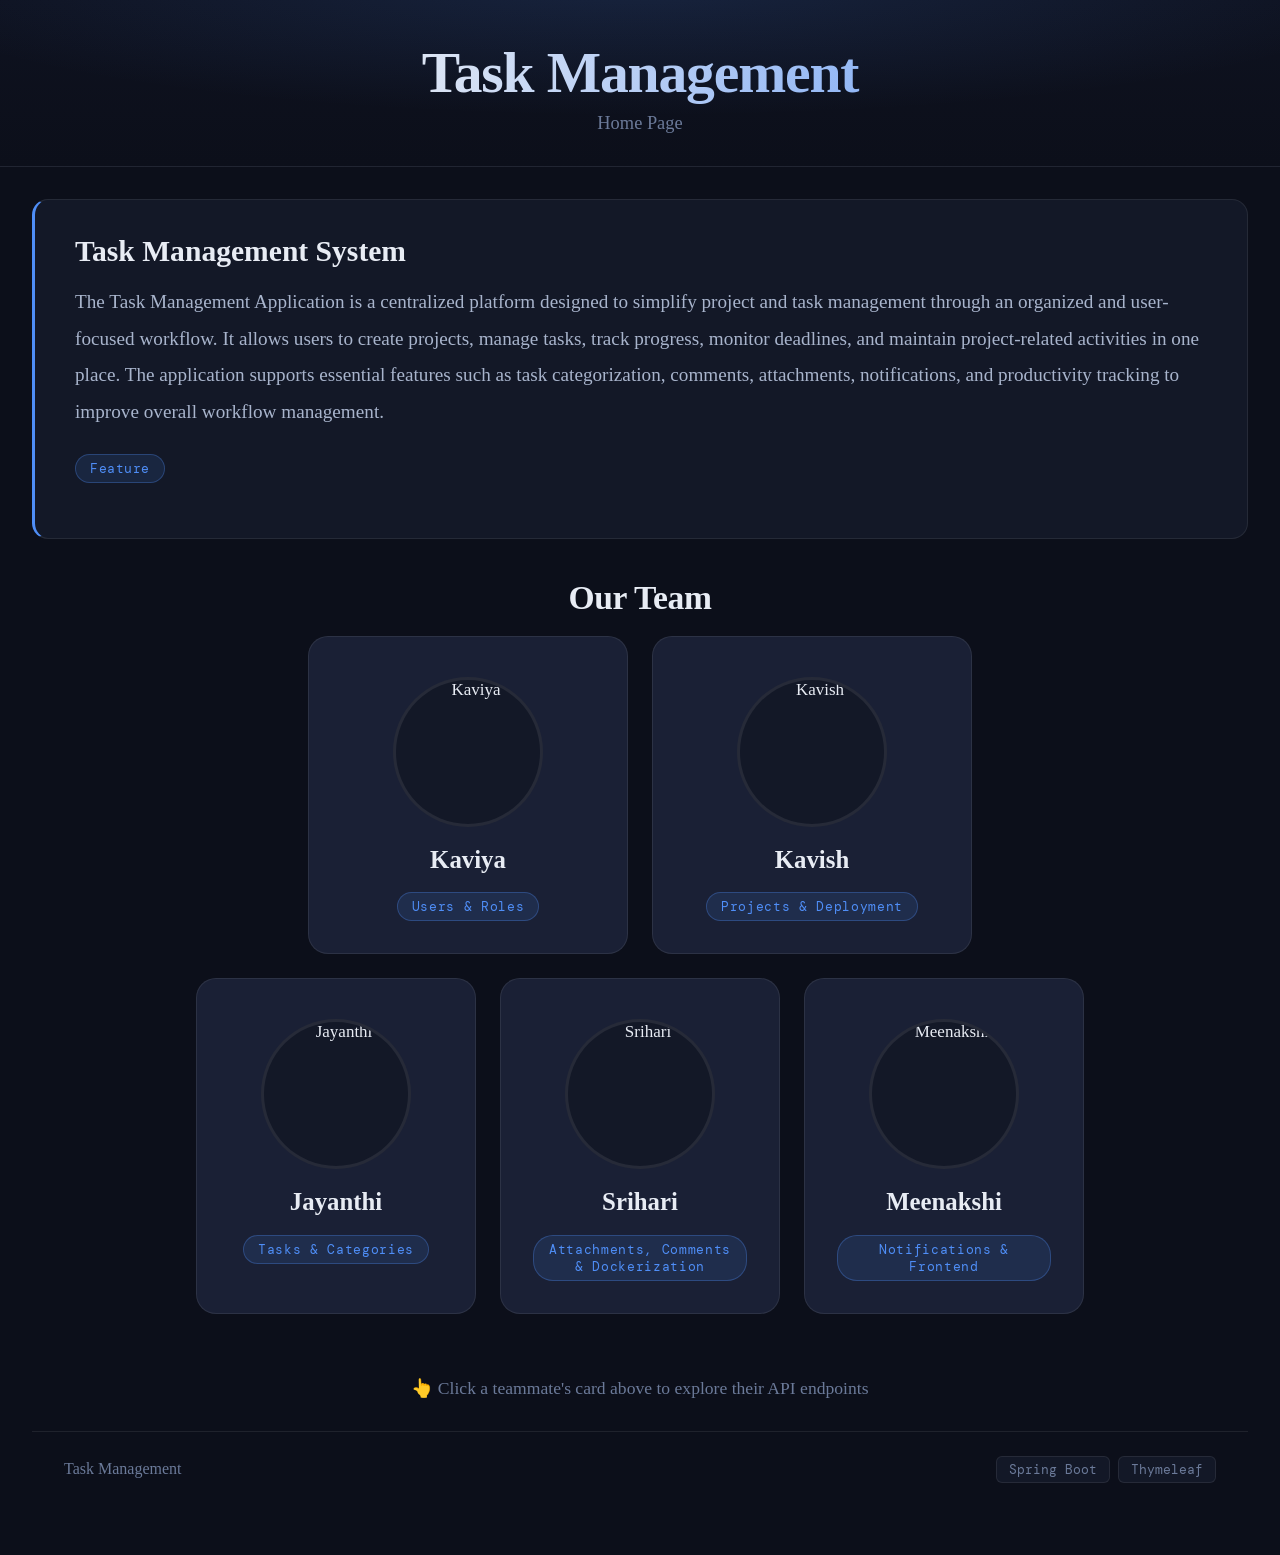
<file: src/main/resources/templates/index.html>
<!DOCTYPE html>
<html xmlns:th="http://www.thymeleaf.org" lang="en">
<head>
    <meta charset="UTF-8" />
    <meta name="viewport" content="width=device-width, initial-scale=1.0" />
    <title>Task Management</title>
    <link rel="preconnect" href="https://fonts.googleapis.com" />
    <link href="https://fonts.googleapis.com/css2?family=Syne:wght@400;700;800&family=DM+Mono:wght@400;500&family=DM+Sans:wght@300;400;500&display=swap" rel="stylesheet" />
    <style>
        *, *::before, *::after { box-sizing: border-box; margin: 0; padding: 0; }

        :root {
            --bg: #0c0f1a;
            --surface: #131827;
            --card: #1a2035;
            --border: rgba(255,255,255,0.08);
            --accent: #4f8ef7;
            --accent2: #7c5cfc;
            --accent3: #36c9a7;
            --text: #e8ecf4;
            --muted: #6b7a99;
            --tag-bg: rgba(79,142,247,0.12);
            --tag-border: rgba(79,142,247,0.3);
            --del-bg: rgba(255,99,99,0.10);
            --del-border: rgba(255,99,99,0.28);
            --get-bg: rgba(54,201,167,0.10);
            --get-border: rgba(54,201,167,0.28);
            --post-bg: rgba(124,92,252,0.12);
            --post-border: rgba(124,92,252,0.3);
            --put-bg: rgba(255,179,71,0.10);
            --put-border: rgba(255,179,71,0.28);
        }

        body {
            background: var(--bg);
            color: var(--text);
            font-family: 'Times New Roman', Times, serif;
            font-size: 17px;
            min-height: 100vh;
            overflow-x: hidden;
        }

        header {
            padding: 2.5rem 2rem 2rem;
            text-align: center;
            border-bottom: 1px solid var(--border);
            background: linear-gradient(180deg, #0e1220 0%, var(--bg) 100%);
            position: relative;
        }
        header::before {
            content: '';
            position: absolute;
            inset: 0;
            background: radial-gradient(ellipse 60% 80% at 50% -10%, rgba(79,142,247,0.14), transparent);
            pointer-events: none;
        }
        header h1 {
            font-family: 'Times New Roman', Times, serif;
            font-weight: 800;
            font-size: clamp(2.4rem, 5.5vw, 3.6rem);
            letter-spacing: -0.02em;
            background: linear-gradient(135deg, #e8ecf4 30%, #4f8ef7);
            -webkit-background-clip: text;
            -webkit-text-fill-color: transparent;
            background-clip: text;
            margin-bottom: 0.5rem;
        }
        header p {
            color: var(--muted);
            font-size: 1.15rem;
            font-weight: 300;
        }

        .project-desc-section { padding: 2rem 2rem 0; }
        .project-desc-card {
            background: var(--surface);
            border: 1px solid var(--border);
            border-radius: 16px;
            padding: 2.2rem 2.5rem;
            border-left: 3px solid var(--accent);
        }
        .project-desc-card h2 {
            font-family: 'Times New Roman', Times, serif;
            font-weight: 700;
            font-size: 1.85rem;
            margin-bottom: 1rem;
            color: var(--text);
        }
        .project-desc-card p {
            color: #a8b4cc;
            font-size: 1.2rem;
            line-height: 1.9;
            margin-bottom: 1.5rem;
            font-family: 'Times New Roman', Times, serif;
        }
        .feature-list { display: flex; flex-wrap: wrap; gap: 0.5rem; margin-bottom: 1.2rem; }
        .feature-chip {
            background: var(--tag-bg);
            border: 1px solid var(--tag-border);
            color: var(--accent);
            font-family: 'DM Mono', monospace;
            font-size: 0.82rem;
            padding: 5px 14px;
            border-radius: 20px;
            letter-spacing: 0.04em;
        }

        .section-title {
            font-family: 'Times New Roman', Times, serif;
            font-weight: 900;
            font-size: 2.1rem;
            color: var(--text);
            padding: 2.5rem 2rem 1.2rem;
            letter-spacing: -0.01em;
            text-align: center;
        }
        .section-title span {
            display: block;
            color: var(--muted);
            font-weight: 400;
            font-size: 1.1rem;
            margin-left: 0.6rem;
        }

        .team-grid { display: flex; flex-direction: column; gap: 1.5rem; padding: 0 2rem 2rem; }
        .team-row { display: flex; gap: 1.5rem; justify-content: center; }
        .team-row-top .member-card { flex: 0 0 320px; min-width: 320px; }
        .team-row-bottom .member-card { flex: 0 0 280px; min-width: 280px; }
        .path a, a.path {
            color: var(--text);
            text-decoration: none;
        }
        .path a:hover, a.path:hover {
            color: var(--accent);
            text-decoration: underline;
        }
        .member-card {
            background: var(--card);
            border: 1px solid var(--border);
            border-radius: 20px;
            padding: 2.5rem 2rem 2rem;
            cursor: pointer;
            transition: border-color 0.2s, transform 0.2s;
            position: relative;
            overflow: hidden;
            text-align: center;
        }
        .member-card::before {
            content: '';
            position: absolute;
            top: 0; left: 0; right: 0;
            height: 3px;
            background: linear-gradient(90deg, var(--accent), var(--accent2));
            opacity: 0;
            transition: opacity 0.2s;
        }
        .member-card:hover { border-color: rgba(79,142,247,0.4); transform: translateY(-3px); }
        .member-card:hover::before { opacity: 1; }
        .member-card.active { border-color: var(--accent); }
        .member-card.active::before { opacity: 1; }

        .member-avatar {
            width: 150px; height: 150px;
            border-radius: 50%; object-fit: cover;
            border: 3px solid var(--border);
            display: block; margin: 0 auto 1.2rem;
            background: var(--surface);
        }
        .member-name {
            font-family: 'Times New Roman', Times, serif;
            font-weight: 700; font-size: 1.55rem;
            text-align: center; margin-bottom: 0.4rem;
        }
        .member-tag {
            display: inline-block; margin-top: 0.75rem;
            background: var(--tag-bg); border: 1px solid var(--tag-border);
            color: var(--accent); font-family: 'DM Mono', monospace;
            font-size: 0.84rem; padding: 5px 14px;
            border-radius: 20px; text-align: center; letter-spacing: 0.05em;
        }

        .endpoints-section { padding: 0 2rem 3rem; }
        .endpoints-header {
            font-family: 'Times New Roman', Times, serif;
            font-weight: 700; font-size: 1.4rem;
            margin-bottom: 1.2rem;
            display: flex; align-items: center; gap: 0.6rem;
        }
        .endpoints-header .who { color: var(--accent); }
        .endpoints-header .count {
            background: var(--tag-bg); border: 1px solid var(--tag-border);
            color: var(--accent); font-family: 'DM Mono', monospace;
            font-size: 0.84rem; padding: 3px 10px; border-radius: 10px;
        }

        .group-grid {
            display: grid;
            grid-template-columns: repeat(auto-fill, minmax(300px, 1fr));
            gap: 1.2rem;
        }

        .endpoint-group {
            background: var(--surface);
            border: 1px solid var(--border);
            border-radius: 12px; overflow: hidden;
        }
        .group-label {
            padding: 0.7rem 1rem;
            font-family: 'Times New Roman', Times, serif;
            font-size: 1rem; font-weight: 700;
            letter-spacing: 0.06em; text-transform: uppercase;
            color: var(--muted); border-bottom: 1px solid var(--border);
            background: rgba(255,255,255,0.02);
        }

        /* ── Endpoint row: method + path on top, desc below ── */
        .endpoint-row {
            display: flex;
            flex-direction: column;
            gap: 0.25rem;
            padding: 0.65rem 1rem;
            border-bottom: 1px solid var(--border);
        }
        .endpoint-row:last-child { border-bottom: none; }

        .endpoint-main {
            display: flex;
            align-items: center;
            gap: 0.6rem;
        }

        .endpoint-desc {
            font-family: 'DM Mono', monospace;
            font-size: 0.76rem;
            color: var(--muted);
            padding-left: 56px; /* aligns under the path, past the method badge */
            line-height: 1.4;
        }

        .method {
            font-family: 'DM Mono', monospace;
            font-size: 0.78rem; font-weight: 500;
            padding: 3px 8px; border-radius: 4px;
            min-width: 52px; text-align: center;
            letter-spacing: 0.04em; flex-shrink: 0;
        }
        .GET    { background: var(--get-bg);  border: 1px solid var(--get-border);  color: #36c9a7; }
        .POST   { background: var(--post-bg); border: 1px solid var(--post-border); color: #9f82ff; }
        .PUT    { background: var(--put-bg);  border: 1px solid var(--put-border);  color: #ffb347; }
        .DELETE { background: var(--del-bg);  border: 1px solid var(--del-border);  color: #ff6363; }

        .path {
            font-family: 'DM Mono', monospace;
            font-size: 0.86rem; color: var(--text);
            word-break: break-all; text-decoration: none;
        }
        .path-param { color: var(--accent); }

        .placeholder {
            padding: 2rem; color: var(--muted);
            font-size: 1.1rem; text-align: center;
            font-family: 'Times New Roman', Times, serif;
        }

        footer {
            border-top: 1px solid var(--border);
            padding: 1.5rem 2rem;
            display: flex; justify-content: space-between; align-items: center;
            color: var(--muted); font-size: 1rem;
            font-family: 'Times New Roman', Times, serif;
        }
        footer .tech-stack { display: flex; gap: 0.5rem; }
        footer .chip {
            background: var(--surface); border: 1px solid var(--border);
            border-radius: 6px; padding: 4px 12px;
            font-family: 'DM Mono', monospace; font-size: 0.82rem; color: var(--muted);
        }

        @media (max-width: 700px) {
            .team-row { flex-wrap: wrap; }
            .team-row-top .member-card,
            .team-row-bottom .member-card { flex: 0 0 calc(50% - 0.75rem); min-width: 140px; }
            .endpoints-section { padding: 0 1rem 2rem; }
            .section-title { padding: 2rem 1rem 1rem; }
            footer { flex-direction: column; gap: 0.8rem; }
            .endpoint-desc { padding-left: 0; }
        }
    </style>
</head>
<body>

<header>
    <h1>Task Management</h1>
    <p>Home Page</p>
</header>

<div class="project-desc-section">
    <div class="project-desc-card">
        <h2 th:text="${projectTitle}">Task Management System</h2>
        <p th:text="${projectDesc}">The Task Management Application is a centralized platform designed to simplify project and task management through an organized and user-focused workflow. It allows users to create projects, manage tasks, track progress, monitor deadlines, and maintain project-related activities in one place. The application supports essential features such as task categorization, comments, attachments, notifications, and productivity tracking to improve overall workflow management.</p>
        <div class="feature-list">
            <span class="feature-chip" th:each="feature : ${features}" th:text="${feature}">Feature</span>
        </div>
    </div>
</div>

<div class="section-title">Our Team </div>

<div class="team-grid">
    <div class="team-row team-row-top">
        <div class="member-card" onclick="show('kaviya')" id="card-kaviya">
            <img th:src="@{/images/kaviya.jpeg}" class="member-avatar" alt="Kaviya" />
            <div class="member-name">Kaviya</div>
            <span class="member-tag">Users &amp; Roles</span>
        </div>
        <div class="member-card" onclick="show('kavish')" id="card-kavish">
            <img th:src="@{/images/kavish.jpeg}" class="member-avatar" alt="Kavish" />
            <div class="member-name">Kavish</div>
            <span class="member-tag">Projects & Deployment </span>
        </div>
    </div>
    <div class="team-row team-row-bottom">
        <div class="member-card" onclick="show('jayanthi')" id="card-jayanthi">
            <img th:src="@{/images/jayanthi.jpeg}" class="member-avatar" alt="Jayanthi" />
            <div class="member-name">Jayanthi</div>
            <span class="member-tag">Tasks &amp; Categories</span>
        </div>
        <div class="member-card" onclick="show('srihari')" id="card-srihari">
            <img th:src="@{/images/srihari.jpeg}" class="member-avatar" alt="Srihari" />
            <div class="member-name">Srihari</div>
            <span class="member-tag">Attachments, Comments & Dockerization</span>
        </div>
        <div class="member-card" onclick="show('meenakshi')" id="card-meenakshi">
            <img th:src="@{/images/meenu.jpeg}" class="member-avatar" alt="Meenakshi" />
            <div class="member-name">Meenakshi</div>
            <span class="member-tag">Notifications &amp; Frontend  </span>
        </div>
    </div>

</div>

<div class="endpoints-section">

    <div id="panel-default" class="placeholder">
        👆 Click a teammate's card above to explore their API endpoints
    </div>

    <!-- ── KAVIYA ── -->
    <div id="panel-kaviya" style="display:none">
        <div class="endpoints-header">
            <span class="who">Kaviya S.P</span> — Users &amp; Roles
            <span class="count">11 endpoints</span>
        </div>
        <div class="group-grid">
            <div class="endpoint-group">
                <div class="group-label">User Management</div>
                <div class="endpoint-row">
                    <div class="endpoint-main"><span class="method POST">POST</span>

                        <a th:href="@{/users-ui}" class="path">/api/v1/users</a></div>
                    <div class="endpoint-desc">Create a new user account</div>
                </div>
                <div class="endpoint-row">
                    <div class="endpoint-main"><span class="method GET">GET</span>
                        <a th:href="@{/users-ui}" class="path">/api/v1/users/<span class="path-param">{userId}</span></a></div>
                    <div class="endpoint-desc">Get details of a specific user</div>
                </div>
                <div class="endpoint-row">
                    <div class="endpoint-main"><span class="method GET">GET</span>
                        <a th:href="@{/users-ui}" class="path">/api/v1/users</a></div>
                    <div class="endpoint-desc">List all registered users</div>
                </div>
                <div class="endpoint-row">
                    <div class="endpoint-main"><span class="method PUT">PUT</span>
                        <a th:href="@{/users-ui}" class="path">/api/v1/users/<span class="path-param">{userId}</span></a></div>
                    <div class="endpoint-desc">Update user profile information</div>
                </div>
                <div class="endpoint-row">
                    <div class="endpoint-main"><span class="method DELETE">DELETE</span>
                        <a th:href="@{/users-ui}" class="path">/api/v1/users/<span class="path-param">{userId}</span></a></div>
                    <div class="endpoint-desc">Deactivate or delete a user</div>
                </div>
            </div>
            <div class="endpoint-group">
                <div class="group-label">Roles</div>
                <div class="endpoint-row">
                    <div class="endpoint-main"><span class="method POST">POST</span>
                        <a th:href="@{/users-ui}" class="path">/api/v1/roles</a></div>
                    <div class="endpoint-desc">Create a new role</div>
                </div>
                <div class="endpoint-row">
                    <div class="endpoint-main"><span class="method GET">GET</span>
                        <a th:href="@{/users-ui}" class="path">/api/v1/roles</a></div>
                    <div class="endpoint-desc">List all available roles</div>
                </div>
            </div>
            <div class="endpoint-group">
                <div class="group-label">User–Role Mapping</div>
                <div class="endpoint-row">
                    <div class="endpoint-main"><span class="method POST">POST</span>
                        <a th:href="@{/users-ui}" class="path">/api/v1/users/<span class="path-param">{userId}</span>/roles/<span class="path-param">{roleId}</span></a></div>
                    <div class="endpoint-desc">Assign a role to a user</div>
                </div>
                <div class="endpoint-row">
                    <div class="endpoint-main"><span class="method DELETE">DELETE</span>
                        <a th:href="@{/users-ui}" class="path">/api/v1/users/<span class="path-param">{userId}</span>/roles/<span class="path-param">{roleId}</span></a></div>
                    <div class="endpoint-desc">Remove a role from a user</div>
                </div>
                <div class="endpoint-row">
                    <div class="endpoint-main"><span class="method GET">GET</span>
                        <a th:href="@{/users-ui}" class="path">/api/v1/users/<span class="path-param">{userId}</span>/roles</a></div>
                    <div class="endpoint-desc">Get all roles assigned to a user</div>
                </div>
            </div>
            <div class="endpoint-group">
                <div class="group-label">Reporting</div>
                <div class="endpoint-row">
                    <div class="endpoint-main"><span class="method GET">GET</span>
                        <a th:href="@{/users-ui}" class="path">/api/v1/reports/users/productivity</a></div>
                    <div class="endpoint-desc">User productivity report</div>
                </div>
            </div>
        </div>
    </div>

    <!-- ── KAVISH ── -->
    <div id="panel-kavish" style="display:none">

        <div class="endpoints-header">
            <span class="who">Kavish D</span> — Project Management
            <span class="count">7 endpoints</span>
        </div>

        <div class="group-grid">

            <!-- PROJECTS -->
            <div class="endpoint-group">

                <div class="group-label">
                    Projects
                </div>

                <div class="endpoint-row">
                    <div class="endpoint-main">
                        <span class="method POST">POST</span>

                        <a th:href="@{/projects-ui}" class="path">
                            /api/v1/projects
                        </a>
                    </div>

                    <div class="endpoint-desc">
                        Create a new project
                    </div>
                </div>

                <div class="endpoint-row">
                    <div class="endpoint-main">
                        <span class="method GET">GET</span>

                        <a th:href="@{/projects-ui}" class="path">
                            /api/v1/projects/<span class="path-param">{projectId}</span>
                        </a>
                    </div>

                    <div class="endpoint-desc">
                        Get details of a specific project
                    </div>
                </div>

                <div class="endpoint-row">
                    <div class="endpoint-main">
                        <span class="method GET">GET</span>

                        <a th:href="@{/projects-ui}" class="path">
                            /api/v1/projects
                        </a>
                    </div>

                    <div class="endpoint-desc">
                        List all projects
                    </div>
                </div>

                <div class="endpoint-row">
                    <div class="endpoint-main">
                        <span class="method PUT">PUT</span>

                        <a th:href="@{/projects-ui}" class="path">
                            /api/v1/projects/<span class="path-param">{projectId}</span>
                        </a>
                    </div>

                    <div class="endpoint-desc">
                        Update project details
                    </div>
                </div>

                <div class="endpoint-row">
                    <div class="endpoint-main">
                        <span class="method DELETE">DELETE</span>

                        <a th:href="@{/projects-ui}" class="path">
                            /api/v1/projects/<span class="path-param">{projectId}</span>
                        </a>
                    </div>

                    <div class="endpoint-desc">
                        Delete a project
                    </div>
                </div>

            </div>

            <!-- OWNERSHIP -->
            <div class="endpoint-group">

                <div class="group-label">
                    Project Ownership
                </div>

                <div class="endpoint-row">
                    <div class="endpoint-main">
                        <span class="method GET">GET</span>

                        <a th:href="@{/projects-ui}" class="path">
                            /api/v1/users/<span class="path-param">{userId}</span>/projects
                        </a>
                    </div>

                    <div class="endpoint-desc">
                        Get projects owned by a user
                    </div>
                </div>

            </div>

            <!-- REPORTING -->
            <div class="endpoint-group">

                <div class="group-label">
                    Reporting
                </div>

                <div class="endpoint-row">
                    <div class="endpoint-main">
                        <span class="method GET">GET</span>

                        <a th:href="@{/projects-ui}" class="path">
                            /api/v1/reports/projects/summary
                        </a>
                    </div>

                    <div class="endpoint-desc">
                        Project completion dashboard
                    </div>
                </div>

            </div>

        </div>

    </div>

    <!-- ── JAYANTHI ── -->
    <div id="panel-jayanthi" style="display:none">
        <div class="endpoints-header">
            <span class="who">Jayanthi M</span> — Tasks &amp; Categories
            <span class="count">15 endpoints</span>
        </div>
        <div class="group-grid">

            <!-- Task CRUD group -->
            <div class="endpoint-group">
                <div class="group-label">Task CRUD</div>
                <div class="endpoint-row">
                    <div class="endpoint-main">
                        <span class="method POST">POST</span>
                        <a th:href="@{/tasks-ui}" class="path">/api/v1/tasks</a>
                    </div>
                    <div class="endpoint-desc">Create a new task</div>
                </div>
                <div class="endpoint-row">
                    <div class="endpoint-main">
                        <span class="method GET">GET</span>
                        <a th:href="@{/tasks-ui}" class="path">/api/v1/tasks/<span class="path-param">{taskId}</span></a>
                    </div>
                    <div class="endpoint-desc">Get details of a specific task</div>
                </div>
                <div class="endpoint-row">
                    <div class="endpoint-main">
                        <span class="method GET">GET</span>
                        <a th:href="@{/tasks-ui}" class="path">/api/v1/tasks</a>
                    </div>
                    <div class="endpoint-desc">List all tasks</div>
                </div>
                <div class="endpoint-row">
                    <div class="endpoint-main">
                        <span class="method PUT">PUT</span>
                        <a th:href="@{/tasks-ui}" class="path">/api/v1/tasks/<span class="path-param">{taskId}</span></a>
                    </div>
                    <div class="endpoint-desc">Update task information</div>
                </div>
                <div class="endpoint-row">
                    <div class="endpoint-main">
                        <span class="method DELETE">DELETE</span>
                        <a th:href="@{/tasks-ui}" class="path">/api/v1/tasks/<span class="path-param">{taskId}</span></a>
                    </div>
                    <div class="endpoint-desc">Delete a task</div>
                </div>
            </div>

            <!-- Task Filtering group -->
            <div class="endpoint-group">
                <div class="group-label">Task Filtering</div>
                <div class="endpoint-row">
                    <div class="endpoint-main">
                        <span class="method GET">GET</span>
                        <a th:href="@{/tasks-ui}" class="path">/api/v1/projects/<span class="path-param">{projectId}</span>/tasks</a>
                    </div>
                    <div class="endpoint-desc">Get all tasks under a project</div>
                </div>
                <div class="endpoint-row">
                    <div class="endpoint-main">
                        <span class="method GET">GET</span>
                        <a th:href="@{/tasks-ui}" class="path">/api/v1/users/<span class="path-param">{userId}</span>/tasks</a>
                    </div>
                    <div class="endpoint-desc">Get all tasks assigned to a user</div>
                </div>
                <div class="endpoint-row">
                    <div class="endpoint-main">
                        <span class="method GET">GET</span>
                        <a th:href="@{/tasks-ui}" class="path">/api/v1/tasks/status/<span class="path-param">{status}</span></a>
                    </div>
                    <div class="endpoint-desc">Filter tasks by status</div>
                </div>
                <div class="endpoint-row">
                    <div class="endpoint-main">
                        <span class="method GET">GET</span>
                        <a th:href="@{/tasks-ui}" class="path">/api/v1/tasks/priority/<span class="path-param">{priority}</span></a>
                    </div>
                    <div class="endpoint-desc">Filter tasks by priority level</div>
                </div>
            </div>

            <!-- Categories group -->
            <div class="endpoint-group">
                <div class="group-label">Categories</div>
                <div class="endpoint-row">
                    <div class="endpoint-main">
                        <span class="method POST">POST</span>
                        <a th:href="@{/tasks-ui}" class="path">/api/v1/categories</a>
                    </div>
                    <div class="endpoint-desc">Create a new category</div>
                </div>
                <div class="endpoint-row">
                    <div class="endpoint-main">
                        <span class="method GET">GET</span>
                        <a th:href="@{/tasks-ui}" class="path">/api/v1/categories</a>
                    </div>
                    <div class="endpoint-desc">List all categories</div>
                </div>
                <div class="endpoint-row">
                    <div class="endpoint-main">
                        <span class="method POST">POST</span>
                        <a th:href="@{/tasks-ui}" class="path">/api/v1/tasks/<span class="path-param">{taskId}</span>/categories/<span class="path-param">{categoryId}</span></a>
                    </div>
                    <div class="endpoint-desc">Assign a category to a task</div>
                </div>
                <div class="endpoint-row">
                    <div class="endpoint-main">
                        <span class="method DELETE">DELETE</span>
                        <a th:href="@{/tasks-ui}" class="path">/api/v1/tasks/<span class="path-param">{taskId}</span>/categories/<span class="path-param">{categoryId}</span></a>
                    </div>
                    <div class="endpoint-desc">Remove a category from a task</div>
                </div>
                <div class="endpoint-row">
                    <div class="endpoint-main">
                        <span class="method GET">GET</span>
                        <a th:href="@{/tasks-ui}" class="path">/api/v1/tasks/<span class="path-param">{taskId}</span>/categories</a>
                    </div>
                    <div class="endpoint-desc">Get all categories of a task</div>
                </div>
            </div>

            <!-- Reporting group -->
            <div class="endpoint-group">
                <div class="group-label">Reporting</div>
                <div class="endpoint-row">
                    <div class="endpoint-main">
                        <span class="method GET">GET</span>
                        <a th:href="@{/tasks-ui}" class="path">/api/v1/reports/tasks/overdue?days=7</a>
                    </div>
                    <div class="endpoint-desc">Overdue tasks report — lists tasks past deadline</div>
                </div>
            </div>

        </div>
    </div>
    <!-- ── SRIHARI ── -->
    <div id="panel-srihari" style="display:none">
        <div class="endpoints-header">
            <span class="who">Srihari V</span> — Comments &amp; Attachments
            <span class="count">6 endpoints</span>
        </div>
        <div class="group-grid">
            <div class="endpoint-group">
                <div class="group-label">Comments</div>
                <div class="endpoint-row">
                    <div class="endpoint-main"><span class="method POST">POST</span><a th:href="@{/attachment-comment-ui}" class="path">/api/v1/tasks/<span class="path-param">{taskId}</span>/comments</a></div>
                    <div class="endpoint-desc">Add a comment to a task</div>
                </div>
                <div class="endpoint-row">
                    <div class="endpoint-main"><span class="method GET">GET</span><a th:href="@{/attachment-comment-ui}" class="path">/api/v1/tasks/<span class="path-param">{taskId}</span>/comments</a></div>
                    <div class="endpoint-desc">View all comments on a task</div>
                </div>
                <div class="endpoint-row">
                    <div class="endpoint-main"><span class="method DELETE">DELETE</span><a th:href="@{/attachment-comment-ui}" class="path">/api/v1/comments/<span class="path-param">{commentId}</span></a></div>
                    <div class="endpoint-desc">Delete a specific comment</div>
                </div>
            </div>
            <div class="endpoint-group">
                <div class="group-label">Attachments</div>
                <div class="endpoint-row">
                    <div class="endpoint-main"><span class="method POST">POST</span><a th:href="@{/attachment-comment-ui}" class="path">/api/v1/tasks/<span class="path-param">{taskId}</span>/attachments</a></div>
                    <div class="endpoint-desc">Upload a file attachment to a task</div>
                </div>
                <div class="endpoint-row">
                    <div class="endpoint-main"><span class="method GET">GET</span><a th:href="@{/attachment-comment-ui}" class="path">/api/v1/tasks/<span class="path-param">{taskId}</span>/attachments</a></div>
                    <div class="endpoint-desc">List all attachments of a task</div>
                </div>
                <div class="endpoint-row">
                    <div class="endpoint-main"><span class="method DELETE">DELETE</span><a th:href="@{/attachment-comment-ui}" class="path">/api/v1/attachments/<span class="path-param">{attachmentId}</span></a></div>
                    <div class="endpoint-desc">Delete a specific attachment</div>
                </div>
            </div>
        </div>
    </div>

    <!-- ── MEENAKSHI ── -->
    <div id="panel-meenakshi" style="display:none">
        <div class="endpoints-header">
            <span class="who">Meenakshi</span> — Notifications &amp; Frontend
            <span class="count">4 endpoints</span>
        </div>
        <div class="group-grid">
            <div class="endpoint-group">
                <div class="group-label">Notifications</div>
                <div class="endpoint-row">
                    <div class="endpoint-main">
                        <span class="method POST">POST</span>
                        <a th:href="@{/notifications-ui}" class="path">/api/v1/notifications</a>
                    </div>
                    <div class="endpoint-desc">Create a new notification</div>
                </div>
                <div class="endpoint-row">
                    <div class="endpoint-main">
                        <span class="method GET">GET</span>
                        <a th:href="@{/notifications-ui}" class="path">/api/v1/notifications/<span class="path-param">{notificationId}</span></a>
                    </div>
                    <div class="endpoint-desc">Get a specific notification by ID</div>
                </div>
                <div class="endpoint-row">
                    <div class="endpoint-main">
                        <span class="method GET">GET</span>
                        <a th:href="@{/notifications-ui}" class="path">/api/v1/users/<span class="path-param">{userId}</span>/notifications</a>
                    </div>
                    <div class="endpoint-desc">Get all notifications for a user</div>
                </div>
                <div class="endpoint-row">
                    <div class="endpoint-main">
                        <span class="method DELETE">DELETE</span>
                        <a th:href="@{/notifications-ui}" class="path">/api/v1/notifications/<span class="path-param">{notificationId}</span></a>
                    </div>
                    <div class="endpoint-desc">Delete a specific notification</div>
                </div>

        </div>
    </div>

</div>

<footer>
    <span>Task Management</span>
    <div class="tech-stack">
        <span class="chip">Spring Boot</span>
        <span class="chip">Thymeleaf</span>
    </div>
</footer>

<script>
    const members = ['kavish','kaviya','meenakshi','srihari','jayanthi'];
    let current = null;

    function show(id) {
        members.forEach(m => {
            document.getElementById('panel-' + m).style.display = 'none';
            document.getElementById('card-' + m).classList.remove('active');
        });
        document.getElementById('panel-default').style.display = 'none';

        if (current === id) {
            document.getElementById('panel-default').style.display = 'block';
            current = null;
        } else {
            document.getElementById('panel-' + id).style.display = 'block';
            document.getElementById('card-' + id).classList.add('active');
            current = id;
        }
    }
</script>

</body>
</html>
</file>
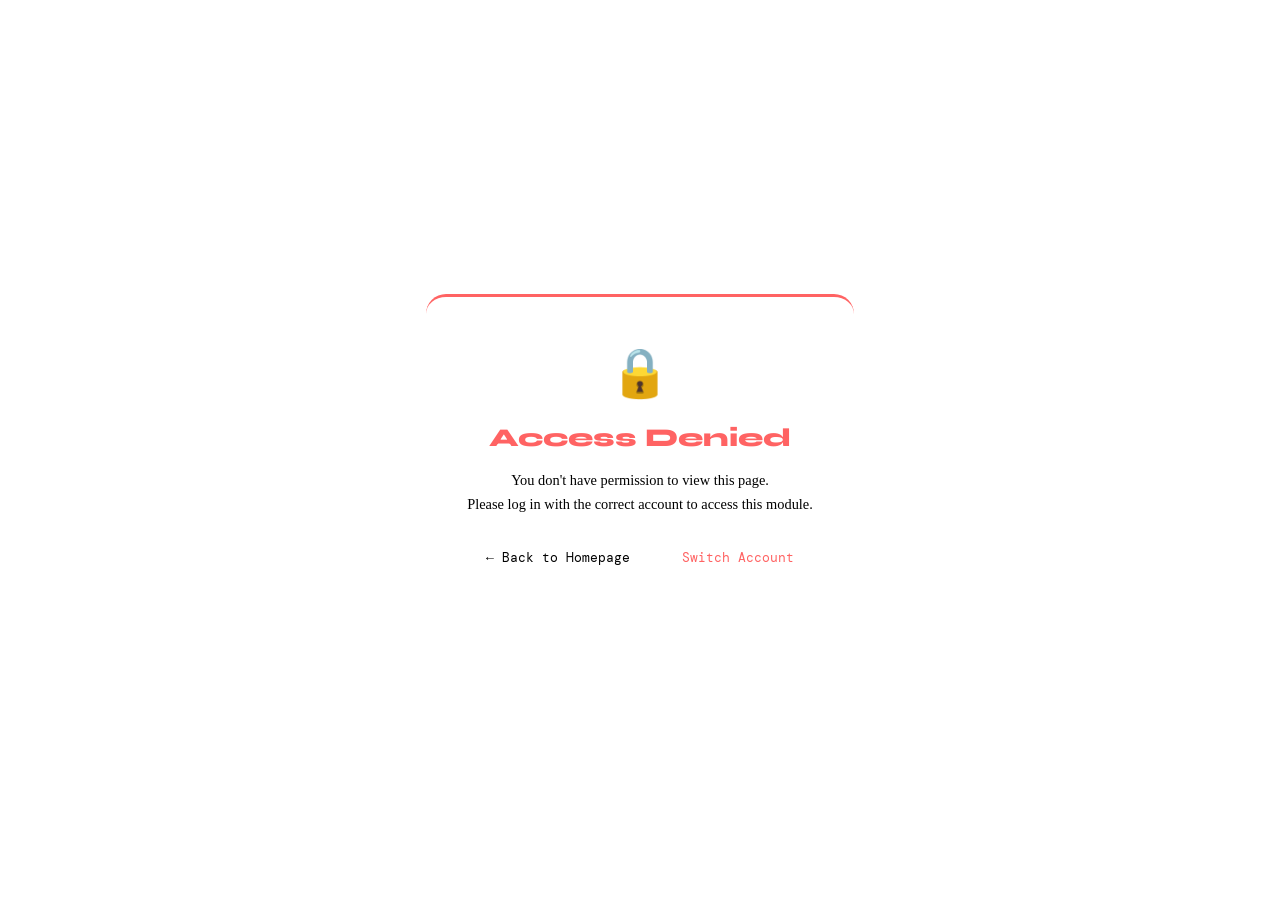
<file: src/main/resources/templates/access-denied.html>
<!DOCTYPE html>
<html xmlns:th="http://www.thymeleaf.org" lang="en">
<head>
    <meta charset="UTF-8"/>
    <title>Access Denied</title>
    <link rel="stylesheet" th:href="@{/css/style.css}" />
    <link href="https://fonts.googleapis.com/css2?family=Syne:wght@400;700;800&family=DM+Mono:wght@400;500&family=DM+Sans:wght@300;400;500&display=swap" rel="stylesheet"/>
    <style>
        .denied-wrapper {
            min-height: 100vh;
            display: flex;
            align-items: center;
            justify-content: center;
            background: var(--bg);
        }
        .denied-card {
            background: var(--card);
            border: 1px solid var(--del-border);
            border-radius: 20px;
            padding: 3rem 2.5rem;
            text-align: center;
            max-width: 420px;
            border-top: 3px solid #ff6363;
        }
        .denied-icon {
            font-size: 3rem;
            margin-bottom: 1rem;
        }
        .denied-card h2 {
            font-family: 'Syne', sans-serif;
            font-weight: 800;
            font-size: 1.6rem;
            color: #ff6363;
            margin-bottom: 0.75rem;
        }
        .denied-card p {
            color: var(--muted);
            font-size: 0.9rem;
            line-height: 1.7;
            margin-bottom: 1.5rem;
        }
        .home-btn {
            display: inline-block;
            background: var(--tag-bg);
            border: 1px solid var(--tag-border);
            color: var(--accent);
            font-family: 'DM Mono', monospace;
            font-size: 0.82rem;
            padding: 8px 20px;
            border-radius: 8px;
            text-decoration: none;
            margin-right: 0.5rem;
        }
        .logout-link {
            display: inline-block;
            background: var(--del-bg);
            border: 1px solid var(--del-border);
            color: #ff6363;
            font-family: 'DM Mono', monospace;
            font-size: 0.82rem;
            padding: 8px 20px;
            border-radius: 8px;
            text-decoration: none;
        }
    </style>
</head>
<body>
<div class="denied-wrapper">
    <div class="denied-card">
        <div class="denied-icon">🔒</div>
        <h2>Access Denied</h2>
        <p>You don't have permission to view this page.<br/>
            Please log in with the correct account to access this module.</p>
        <a th:href="@{/}" class="home-btn">← Back to Homepage</a>
        <form th:action="@{/logout}" method="post" style="display:inline">
            <button type="submit" class="logout-link">Switch Account</button>
        </form>
    </div>
</div>
</body>
</html>
</file>
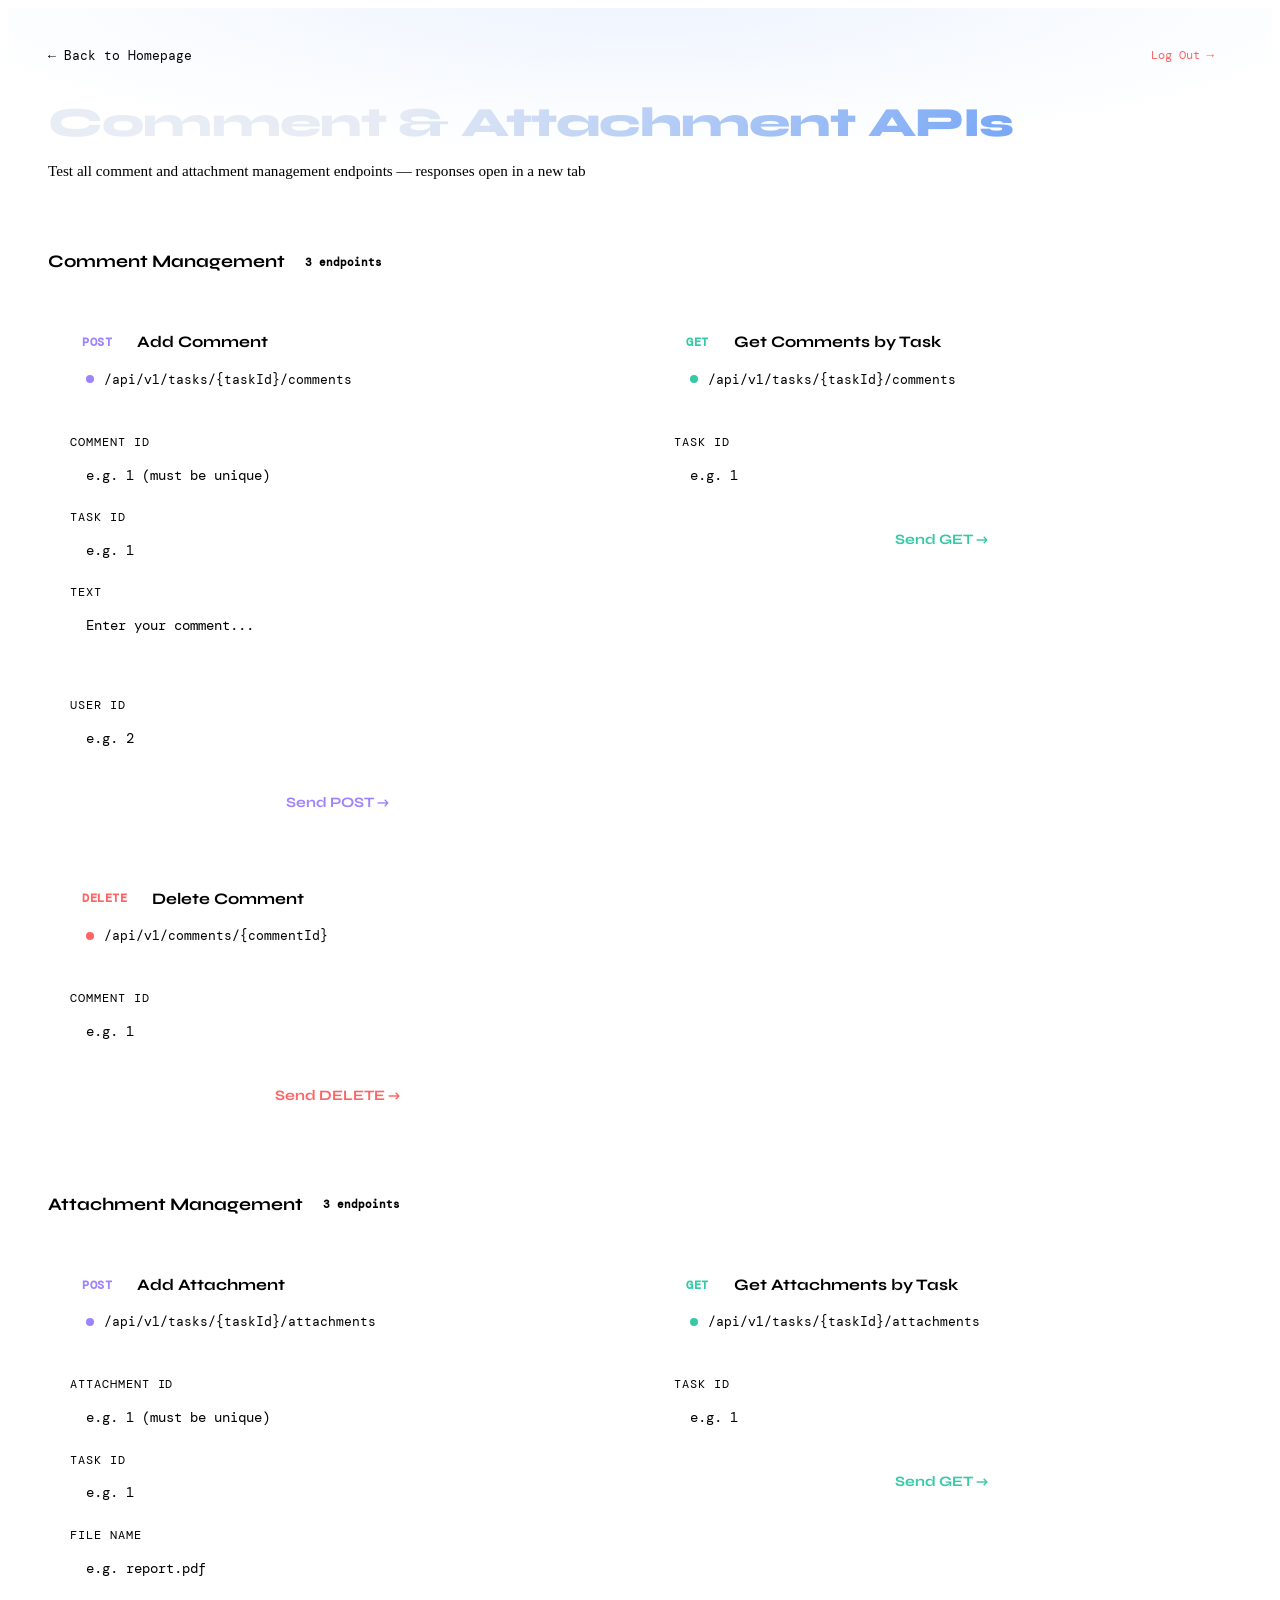
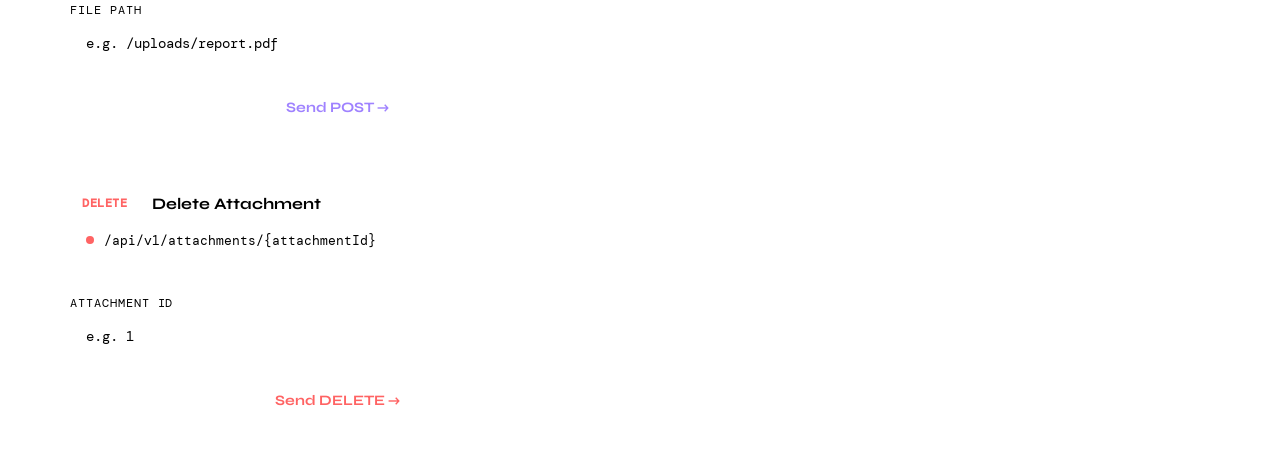
<file: src/main/resources/templates/attachment-comment.html>
<!DOCTYPE html>
<html xmlns:th="http://www.thymeleaf.org" lang="en">
<head>

    <meta charset="UTF-8" />
    <meta name="viewport" content="width=device-width, initial-scale=1.0" />
    <title>Comment & Attachment APIs — Task Management</title>

    <link rel="preconnect" href="https://fonts.googleapis.com" />
    <link href="https://fonts.googleapis.com/css2?family=Syne:wght@400;700;800&family=DM+Mono:wght@400;500&family=DM+Sans:wght@300;400;500&display=swap" rel="stylesheet" />
    <link rel="stylesheet" th:href="@{/css/style.css}" />

    <style>
        .page-header {
            padding: 2rem 2.5rem 1.5rem;
            border-bottom: 1px solid var(--border);
            background: linear-gradient(180deg, #0e1220 0%, var(--bg) 100%);
            position: relative;
        }

        .page-header::before {
            content: '';
            position: absolute;
            inset: 0;
            background: radial-gradient(ellipse 60% 80% at 50% -10%, rgba(79,142,247,0.10), transparent);
            pointer-events: none;
        }

        .header-top-bar {
            display: flex;
            justify-content: space-between;
            align-items: center;
            margin-bottom: 1rem;
        }

        .page-header .back-link {
            color: var(--muted);
            font-family: 'DM Mono', monospace;
            font-size: 0.82rem;
            text-decoration: none;
        }

        .page-header .back-link:hover {
            color: var(--accent);
        }

        .page-header h1 {
            font-family: 'Syne', sans-serif;
            font-weight: 800;
            font-size: clamp(1.8rem, 4vw, 2.6rem);
            letter-spacing: -0.02em;
            background: linear-gradient(135deg, #e8ecf4 30%, #4f8ef7);
            -webkit-background-clip: text;
            -webkit-text-fill-color: transparent;
            background-clip: text;
            margin-bottom: 0.4rem;
        }

        .page-header p {
            color: var(--muted);
            font-size: 0.95rem;
        }

        .logout-btn {
            background: var(--del-bg);
            border: 1px solid var(--del-border);
            color: #ff6363;
            font-family: 'DM Mono', monospace;
            font-size: 0.78rem;
            padding: 7px 18px;
            border-radius: 8px;
            cursor: pointer;
            transition: opacity 0.2s;
        }

        .logout-btn:hover {
            opacity: 0.8;
        }

        .section-heading {
            font-family: 'Syne', sans-serif;
            font-weight: 700;
            font-size: 1.1rem;
            color: var(--text);
            padding: 2rem 2.5rem 1rem;
            border-bottom: 1px solid var(--border);
            display: flex;
            align-items: center;
            gap: 0.6rem;
        }

        .section-heading .section-badge {
            background: var(--tag-bg);
            border: 1px solid var(--tag-border);
            color: var(--accent);
            font-family: 'DM Mono', monospace;
            font-size: 0.68rem;
            padding: 2px 10px;
            border-radius: 20px;
        }

        .api-section {
            padding: 1.5rem 2.5rem;
        }

        .api-grid {
            display: grid;
            grid-template-columns: repeat(2, 1fr);
            gap: 1.5rem;
        }

        @media (max-width: 700px) {
            .api-grid {
                grid-template-columns: 1fr;
            }
        }

        .api-card {
            background: var(--card);
            border: 1px solid var(--border);
            border-radius: 16px;
            overflow: hidden;
            transition: border-color 0.2s;
        }

        .api-card:hover {
            border-color: rgba(79,142,247,0.3);
        }

        .api-card-header {
            padding: 1.1rem 1.4rem;
            border-bottom: 1px solid var(--border);
            background: rgba(255,255,255,0.02);
        }

        .api-card-header .header-top {
            display: flex;
            align-items: center;
            gap: 0.8rem;
            margin-bottom: 0.6rem;
        }

        .api-card-header .method {
            font-family: 'DM Mono', monospace;
            font-size: 0.75rem;
            font-weight: 600;
            padding: 4px 12px;
            border-radius: 5px;
            letter-spacing: 0.04em;
            flex-shrink: 0;
        }

        .api-card-header .endpoint-title {
            font-family: 'Syne', sans-serif;
            font-weight: 700;
            font-size: 1rem;
            color: var(--text);
        }

        .api-card-header .endpoint-url {
            display: flex;
            align-items: center;
            gap: 0.6rem;
            background: var(--surface);
            border: 1px solid var(--border);
            border-radius: 8px;
            padding: 0.45rem 1rem;
        }

        .url-method-dot {
            width: 8px;
            height: 8px;
            border-radius: 50%;
            flex-shrink: 0;
        }

        .dot-get {
            background: #36c9a7;
        }

        .dot-post {
            background: #9f82ff;
        }

        .dot-delete {
            background: #ff6363;
        }

        .dot-put {
            background: #ffb347;
        }

        .api-card-header .url-path {
            font-family: 'DM Mono', monospace;
            font-size: 0.82rem;
            color: var(--text);
            word-break: break-all;
        }

        .api-card-header .url-path .path-param {
            color: var(--accent);
        }

        .api-card-body {
            padding: 1.4rem;
        }

        .input-group {
            margin-bottom: 1rem;
        }

        .input-group label {
            display: block;
            font-family: 'DM Mono', monospace;
            font-size: 0.72rem;
            letter-spacing: 0.08em;
            text-transform: uppercase;
            color: var(--muted);
            margin-bottom: 0.4rem;
        }

        .input-group input,
        .input-group textarea {
            width: 100%;
            background: var(--surface);
            border: 1px solid var(--border);
            border-radius: 8px;
            padding: 0.65rem 1rem;
            color: var(--text);
            font-family: 'DM Mono', monospace;
            font-size: 0.85rem;
            outline: none;
            transition: border-color 0.2s;
            resize: vertical;
        }

        .input-group input:focus,
        .input-group textarea:focus {
            border-color: var(--accent);
        }

        .input-group input::placeholder,
        .input-group textarea::placeholder {
            color: var(--muted);
        }

        .send-btn {
            width: 100%;
            margin-top: 0.6rem;
            padding: 0.7rem;
            border: none;
            border-radius: 8px;
            font-family: 'Syne', sans-serif;
            font-weight: 700;
            font-size: 0.9rem;
            cursor: pointer;
            transition: opacity 0.2s, transform 0.15s;
        }

        .send-btn:hover {
            opacity: 0.88;
            transform: translateY(-1px);
        }

        .btn-get {
            background: var(--get-bg);
            border: 1px solid var(--get-border);
            color: #36c9a7;
        }

        .btn-post {
            background: var(--post-bg);
            border: 1px solid var(--post-border);
            color: #9f82ff;
        }

        .btn-put {
            background: var(--put-bg);
            border: 1px solid var(--put-border);
            color: #ffb347;
        }

        .btn-delete {
            background: var(--del-bg);
            border: 1px solid var(--del-border);
            color: #ff6363;
        }

        .GET {
            background: var(--get-bg);
            border: 1px solid var(--get-border);
            color: #36c9a7;
        }

        .POST {
            background: var(--post-bg);
            border: 1px solid var(--post-border);
            color: #9f82ff;
        }

        .PUT {
            background: var(--put-bg);
            border: 1px solid var(--put-border);
            color: #ffb347;
        }

        .DELETE {
            background: var(--del-bg);
            border: 1px solid var(--del-border);
            color: #ff6363;
        }
    </style>

</head>

<body>

<div class="page-header">
    <div class="header-top-bar">
        <a th:href="@{/}" class="back-link">← Back to Homepage</a>

        <form th:action="@{/logout}" method="post">
            <button type="submit" class="logout-btn">Log Out →</button>
        </form>
    </div>

    <h1>Comment & Attachment APIs</h1>
    <p>Test all comment and attachment management endpoints — responses open in a new tab</p>
</div>

<!-- ══════════════════════════════════════
     COMMENT MANAGEMENT
═══════════════════════════════════════ -->

<div class="section-heading">
    Comment Management
    <span class="section-badge">3 endpoints</span>
</div>

<div class="api-section">
    <div class="api-grid">

        <!-- POST Add Comment -->
        <div class="api-card">
            <div class="api-card-header">
                <div class="header-top">
                    <span class="method POST">POST</span>
                    <span class="endpoint-title">Add Comment</span>
                </div>

                <div class="endpoint-url">
                    <span class="url-method-dot dot-post"></span>
                    <span class="url-path">/api/v1/tasks/<span class="path-param">{taskId}</span>/comments</span>
                </div>
            </div>

            <div class="api-card-body">
                <div class="input-group">
                    <label>Comment ID</label>
                    <input id="addCommentId" type="number" placeholder="e.g. 1 (must be unique)" />
                </div>

                <div class="input-group">
                    <label>Task ID</label>
                    <input id="addCommentTaskId" type="number" placeholder="e.g. 1" />
                </div>

                <div class="input-group">
                    <label>Text</label>
                    <textarea id="addCommentText" rows="3" placeholder="Enter your comment..."></textarea>
                </div>

                <div class="input-group">
                    <label>User ID</label>
                    <input id="addCommentUserId" type="number" placeholder="e.g. 2" />
                </div>

                <button class="send-btn btn-post" onclick="addComment()">Send POST →</button>
            </div>
        </div>

        <!-- GET Comments -->
        <div class="api-card">
            <div class="api-card-header">
                <div class="header-top">
                    <span class="method GET">GET</span>
                    <span class="endpoint-title">Get Comments by Task</span>
                </div>

                <div class="endpoint-url">
                    <span class="url-method-dot dot-get"></span>
                    <span class="url-path">/api/v1/tasks/<span class="path-param">{taskId}</span>/comments</span>
                </div>
            </div>

            <div class="api-card-body">
                <div class="input-group">
                    <label>Task ID</label>
                    <input id="getCommentsTaskId" placeholder="e.g. 1" />
                </div>

                <button class="send-btn btn-get" onclick="getCommentsByTaskId()">Send GET →</button>
            </div>
        </div>

        <!-- DELETE Comment -->
        <div class="api-card">
            <div class="api-card-header">
                <div class="header-top">
                    <span class="method DELETE">DELETE</span>
                    <span class="endpoint-title">Delete Comment</span>
                </div>

                <div class="endpoint-url">
                    <span class="url-method-dot dot-delete"></span>
                    <span class="url-path">/api/v1/comments/<span class="path-param">{commentId}</span></span>
                </div>
            </div>

            <div class="api-card-body">
                <div class="input-group">
                    <label>Comment ID</label>
                    <input id="deleteCommentId" placeholder="e.g. 1" />
                </div>

                <button class="send-btn btn-delete" onclick="deleteComment()">Send DELETE →</button>
            </div>
        </div>

    </div>
</div>

<!-- ══════════════════════════════════════
     ATTACHMENT MANAGEMENT
═══════════════════════════════════════ -->

<div class="section-heading">
    Attachment Management
    <span class="section-badge">3 endpoints</span>
</div>

<div class="api-section">
    <div class="api-grid">

        <!-- POST Add Attachment -->
        <div class="api-card">
            <div class="api-card-header">
                <div class="header-top">
                    <span class="method POST">POST</span>
                    <span class="endpoint-title">Add Attachment</span>
                </div>

                <div class="endpoint-url">
                    <span class="url-method-dot dot-post"></span>
                    <span class="url-path">/api/v1/tasks/<span class="path-param">{taskId}</span>/attachments</span>
                </div>
            </div>

            <div class="api-card-body">
                <div class="input-group">
                    <label>Attachment ID</label>
                    <input id="addAttachmentId" type="number" placeholder="e.g. 1 (must be unique)" />
                </div>

                <div class="input-group">
                    <label>Task ID</label>
                    <input id="addAttachmentTaskId" type="number" placeholder="e.g. 1" />
                </div>

                <div class="input-group">
                    <label>File Name</label>
                    <input id="addAttachmentFileName" placeholder="e.g. report.pdf" />
                </div>

                <div class="input-group">
                    <label>File Path</label>
                    <input id="addAttachmentFilePath" placeholder="e.g. /uploads/report.pdf" />
                </div>

                <button class="send-btn btn-post" onclick="addAttachment()">Send POST →</button>
            </div>
        </div>

        <!-- GET Attachments -->
        <div class="api-card">
            <div class="api-card-header">
                <div class="header-top">
                    <span class="method GET">GET</span>
                    <span class="endpoint-title">Get Attachments by Task</span>
                </div>

                <div class="endpoint-url">
                    <span class="url-method-dot dot-get"></span>
                    <span class="url-path">/api/v1/tasks/<span class="path-param">{taskId}</span>/attachments</span>
                </div>
            </div>

            <div class="api-card-body">
                <div class="input-group">
                    <label>Task ID</label>
                    <input id="getAttachmentsTaskId" placeholder="e.g. 1" />
                </div>

                <button class="send-btn btn-get" onclick="getAttachmentsByTaskId()">Send GET →</button>
            </div>
        </div>

        <!-- DELETE Attachment -->
        <div class="api-card">
            <div class="api-card-header">
                <div class="header-top">
                    <span class="method DELETE">DELETE</span>
                    <span class="endpoint-title">Delete Attachment</span>
                </div>

                <div class="endpoint-url">
                    <span class="url-method-dot dot-delete"></span>
                    <span class="url-path">/api/v1/attachments/<span class="path-param">{attachmentId}</span></span>
                </div>
            </div>

            <div class="api-card-body">
                <div class="input-group">
                    <label>Attachment ID</label>
                    <input id="deleteAttachmentId" placeholder="e.g. 1" />
                </div>

                <button class="send-btn btn-delete" onclick="deleteAttachment()">Send DELETE →</button>
            </div>
        </div>

    </div>
</div>

<script>

    /**
     * Base URL prefix for all API requests.
     * Centralised here so every fetch call stays consistent
     * and the path only needs updating in one place.
     *
     * @constant {string}
     */
    const BASE = "/api/v1";

    /**
     * Extracts a human-readable error message from an API error response body.
     *
     * Prefers field-level validation errors (fieldErrors) when present;
     * falls back to a top-level message string, or a generic fallback.
     *
     * @param {Object} d - Parsed JSON response body from the API.
     * @param {Object} [d.fieldErrors] - Map of field names to validation messages.
     * @param {string} [d.message]     - Top-level error message string.
     * @returns {string} A comma-separated error string suitable for display.
     */
    function extractError(d, status) {
        const code = status ? `[${status}] ` : '';
        if (d.fieldErrors && Object.keys(d.fieldErrors).length > 0) {
            return code + Object.values(d.fieldErrors).join(", ");
        }
        return code + (d.message || "An error occurred");
    }

    /**
     * Serialises a response payload to JSON, appends an optional module name
     * and HTTP status code, then opens the shared response-view page in a new tab.
     *
     * @param {Object} payload          - Data to display (may contain `data` or `error` keys).
     * @param {string} [moduleName=""]  - Friendly service name shown in the response view.
     * @param {number} [httpStatus]     - HTTP status code returned by the server (e.g. 200, 201, 404).
     * @returns {void}
     */
    function openResponse(payload, moduleName, httpStatus) {
        if (moduleName) payload.module = moduleName;
        if (httpStatus) payload.status = httpStatus;
        const encoded = encodeURIComponent(JSON.stringify(payload));
        window.open(
            '/response-view?data=' + encoded + '&module=' + encodeURIComponent(moduleName || '') + '&status=' + (httpStatus || ''),
            '_blank'
        );
    }

    /**
     * Generic network-error handler invoked when a fetch() Promise rejects
     * (e.g. server unreachable, CORS failure, DNS error).
     *
     * Displays a standardised error payload in the response view.
     *
     * @returns {void}
     */
    function handleErr() {
        openResponse({ error: "Request failed" }, "API Service", 500);
    }

    // =========================
    // COMMENT FUNCTIONS
    // =========================

    /**
     * POST /api/v1/tasks/{taskId}/comments
     *
     * Reads form inputs, validates required fields, then sends a POST request
     * to create a new comment on the specified task.
     *
     * Validation rules:
     *  - commentId must be present and non-zero
     *  - taskId    must be present and non-zero
     *  - userId    must be present and non-zero
     *
     * On success, opens the created comment with HTTP 201 in the response view.
     * On failure, opens the extracted API error message.
     *
     * @returns {void}
     */
    function addComment() {

        const taskId = document.getElementById("addCommentTaskId").value;
        const commentId = document.getElementById("addCommentId").value;
        const userId = document.getElementById("addCommentUserId").value;

        if (!commentId || parseInt(commentId) === 0) return openResponse({ error: "Please enter a valid Comment ID" }, "Comment Service", 400);
        if (parseInt(commentId) < 0) return openResponse({ error: "Please enter a valid Comment ID" }, "Comment Service", 400);
        if (!taskId || parseInt(taskId) === 0) return openResponse({ error: "Task ID is required" }, "Comment Service", 400);
        if (parseInt(taskId) < 0) return openResponse({ error: "Please enter a valid Task ID" }, "Comment Service", 400);
        if (!userId || parseInt(userId) === 0) return openResponse({ error: "Please enter a valid User ID" }, "Comment Service", 400);
        if (parseInt(userId) < 0) return openResponse({ error: "Please enter a valid User ID" }, "Comment Service", 400);

        const body = {
            commentID: parseInt(commentId),
            text: document.getElementById("addCommentText").value,
            userID: parseInt(userId)
        };

        fetch(`${BASE}/tasks/${taskId}/comments`, {
            method: "POST",
            headers: { "Content-Type": "application/json" },
            body: JSON.stringify(body)
        })
            .then(r => r.json().then(d => ({ ok: r.ok, d, status: r.status })))
            .then(({ ok, d, status }) => {
                if (ok) {
                    openResponse({ data: { httpStatus: status, ...d }, message: "Your comment has been created" }, "Comment Service", status);
                } else {
                    openResponse({ error: extractError(d, status) }, "Comment Service", status);
                }
            })
            .catch(handleErr);
    }

    /**
     * GET /api/v1/tasks/{taskId}/comments
     *
     * Reads the task ID input and fetches all comments belonging to that task.
     *
     * Validation rules:
     *  - taskId must be present and non-zero
     *
     * Response handling:
     *  - Empty array  → treated as "task not found or has no comments"
     *  - Non-empty    → opens the comment list with HTTP 200 in the response view
     *  - Error status → opens the extracted API error message
     *
     * @returns {void}
     */
    function getCommentsByTaskId() {

        const taskId = document.getElementById("getCommentsTaskId").value;

        if (!taskId || parseInt(taskId) === 0) return openResponse({ error: "Task ID is required" }, "Comment Service", 400);
        if (parseInt(taskId) < 0 || !/^\d+$/.test(taskId.trim())) return openResponse({ error: "Please enter a valid Task ID" }, "Comment Service", 400);

        fetch(`${BASE}/tasks/${taskId}/comments`)
            .then(r => r.json().then(d => ({ ok: r.ok, d, status: r.status })))
            .then(({ ok, d, status }) => {
                if (ok && Array.isArray(d) && d.length === 0) {
                    openResponse({ error: `Task ID ${taskId} does not exist or has no comments` }, "Comment Service", 404);
                } else if (ok) {
                    openResponse({ data: d }, "Comment Service", status);
                } else {
                    openResponse({ error: d.message || `Task ID ${taskId} does not exist` }, "Comment Service", status);
                }
            })
            .catch(handleErr);
    }

    /**
     * DELETE /api/v1/comments/{commentId}
     *
     * Reads the comment ID input and sends a DELETE request to remove
     * the specified comment.
     *
     * Validation rules:
     *  - id must be present and non-zero
     *
     * On success, the server returns a plain-text confirmation; this is wrapped
     * alongside the deleted ID and HTTP 200 and shown in the response view.
     * On failure, opens the extracted API error message.
     *
     * @returns {void}
     */
    function deleteComment() {

        const id = document.getElementById("deleteCommentId").value;

        if (!id.trim() || parseInt(id) === 0) return openResponse({ error: "Please enter a valid Comment ID" }, "Comment Service", 400);
        if (parseInt(id) < 0 || !/^\d+$/.test(id.trim())) return openResponse({ error: "Please enter a valid Comment ID" }, "Comment Service", 400);

        fetch(`${BASE}/comments/${id}`, { method: "DELETE" })
            .then(r => r.ok
                ? r.text().then(msg => openResponse({ data: { httpStatus: r.status, deletedCommentID: id, status: msg } }, "Comment Service", r.status))
                : r.json().then(d => openResponse({ error: extractError(d, r.status) }, "Comment Service", r.status))
            )
            .catch(handleErr);
    }

    // =========================
    // ATTACHMENT FUNCTIONS
    // =========================

    /**
     * POST /api/v1/tasks/{taskId}/attachments
     *
     * Reads form inputs, validates required fields, then sends a POST request
     * to associate a new file attachment with the specified task.
     *
     * Validation rules:
     *  - attachmentId must be present and non-zero
     *  - taskId       must be present and non-zero
     *
     * On success, opens the created attachment with HTTP 201 in the response view.
     * On failure, opens the extracted API error message.
     *
     * @returns {void}
     */
    function addAttachment() {

        const taskId = document.getElementById("addAttachmentTaskId").value;
        const attachmentId = document.getElementById("addAttachmentId").value;

        if (!attachmentId || parseInt(attachmentId) === 0) return openResponse({ error: "Please enter a valid Attachment ID" }, "Attachment Service", 400);
        if (parseInt(attachmentId) < 0) return openResponse({ error: "Please enter a valid Attachment ID" }, "Attachment Service", 400);
        if (!taskId || parseInt(taskId) === 0) return openResponse({ error: "Task ID is required" }, "Attachment Service", 400);
        if (parseInt(taskId) < 0) return openResponse({ error: "Please enter a valid Task ID" }, "Attachment Service", 400);

        const body = {
            attachmentID: parseInt(attachmentId),
            fileName: document.getElementById("addAttachmentFileName").value,
            filePath: document.getElementById("addAttachmentFilePath").value
        };

        fetch(`${BASE}/tasks/${taskId}/attachments`, {
            method: "POST",
            headers: { "Content-Type": "application/json" },
            body: JSON.stringify(body)
        })
            .then(r => r.json().then(d => ({ ok: r.ok, d, status: r.status })))
            .then(({ ok, d, status }) => {
                if (ok) {
                    openResponse({ data: { httpStatus: status, ...d }, message: "Your attachment has been created" }, "Attachment Service", status);
                } else {
                    openResponse({ error: extractError(d, status) }, "Attachment Service", status);
                }
            })
            .catch(handleErr);
    }

    /**
     * GET /api/v1/tasks/{taskId}/attachments
     *
     * Reads the task ID input and fetches all file attachments belonging to that task.
     *
     * Validation rules:
     *  - taskId must be present and non-zero
     *
     * Response handling:
     *  - Empty array  → treated as "task not found or has no attachments"
     *  - Non-empty    → opens the attachment list with HTTP 200 in the response view
     *  - Error status → opens the extracted API error message
     *
     * @returns {void}
     */
    function getAttachmentsByTaskId() {

        const taskId = document.getElementById("getAttachmentsTaskId").value;

        if (!taskId || parseInt(taskId) === 0) return openResponse({ error: "Task ID is required" }, "Attachment Service", 400);
        if (parseInt(taskId) < 0 || !/^\d+$/.test(taskId.trim())) return openResponse({ error: "Please enter a valid Task ID" }, "Attachment Service", 400);

        fetch(`${BASE}/tasks/${taskId}/attachments`)
            .then(r => r.json().then(d => ({ ok: r.ok, d, status: r.status })))
            .then(({ ok, d, status }) => {
                if (ok && Array.isArray(d) && d.length === 0) {
                    openResponse({ error: `Task ID ${taskId} does not exist or has no attachments` }, "Attachment Service", 404);
                } else if (ok) {
                    openResponse({ data: d }, "Attachment Service", status);
                } else {
                    openResponse({ error: d.message || `Task ID ${taskId} does not exist` }, "Attachment Service", status);
                }
            })
            .catch(handleErr);
    }

    /**
     * DELETE /api/v1/attachments/{attachmentId}
     *
     * Reads the attachment ID input and sends a DELETE request to remove
     * the specified attachment record.
     *
     * Validation rules:
     *  - id must be present and non-zero
     *
     * On success, the server returns a plain-text confirmation; this is wrapped
     * alongside the deleted ID and HTTP 200 and shown in the response view.
     * On failure, opens the extracted API error message.
     *
     * @returns {void}
     */
    function deleteAttachment() {

        const id = document.getElementById("deleteAttachmentId").value;

        if (!id.trim() || parseInt(id) === 0) return openResponse({ error: "Please enter a valid Attachment ID" }, "Attachment Service", 400);
        if (parseInt(id) < 0 || !/^\d+$/.test(id.trim())) return openResponse({ error: "Please enter a valid Attachment ID" }, "Attachment Service", 400);

        fetch(`${BASE}/attachments/${id}`, { method: "DELETE" })
            .then(r => r.ok
                ? r.text().then(msg => openResponse({ data: { httpStatus: r.status, deletedAttachmentID: id, status: msg } }, "Attachment Service", r.status))
                : r.json().then(d => openResponse({ error: extractError(d, r.status) }, "Attachment Service", r.status))
            )
            .catch(handleErr);
    }

</script>

</body>
</html>
</file>
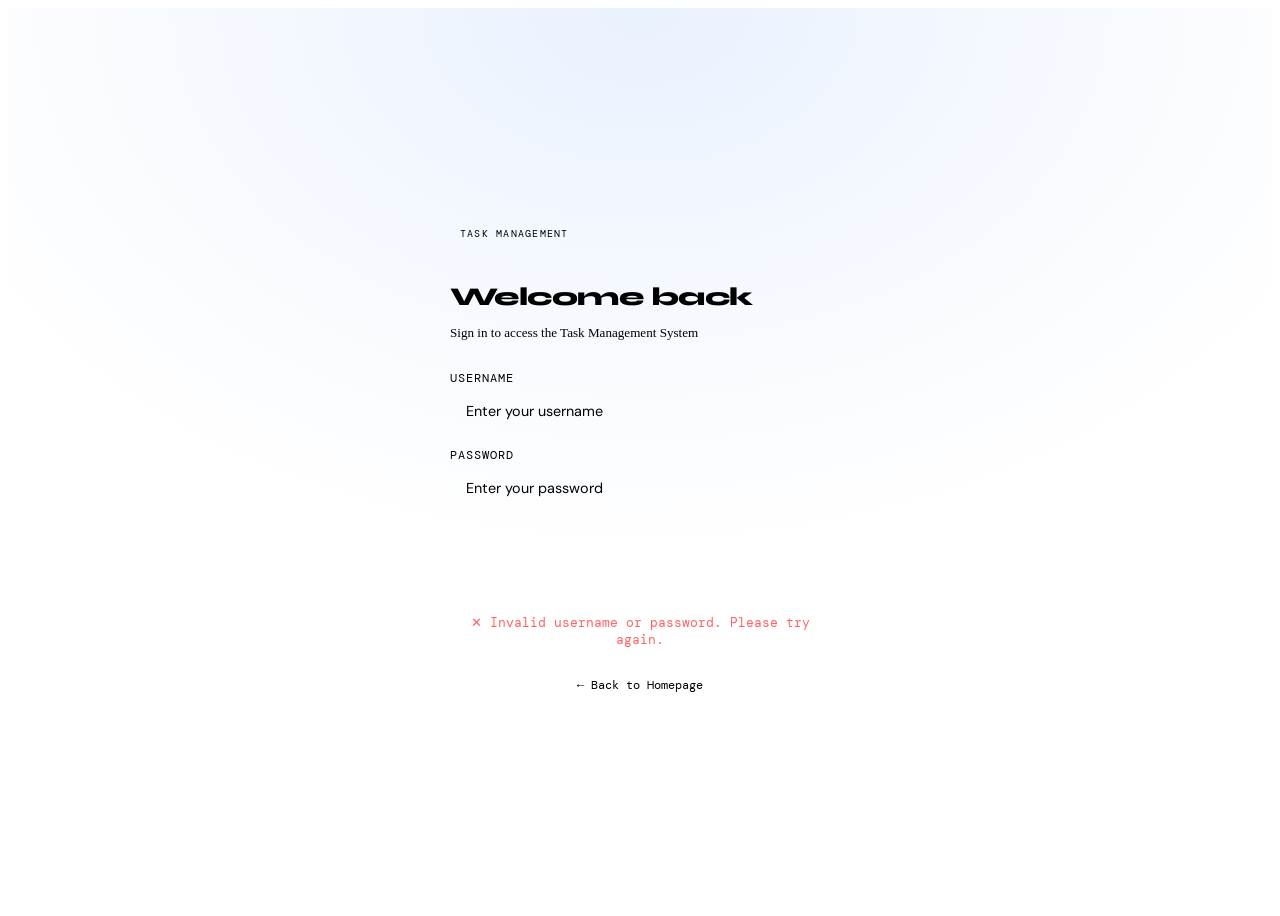
<file: src/main/resources/templates/login.html>
<!DOCTYPE html>
<html xmlns:th="http://www.thymeleaf.org" lang="en">
<head>
    <meta charset="UTF-8" />
    <meta name="viewport" content="width=device-width, initial-scale=1.0" />
    <title>Login — Task Management</title>
    <link rel="preconnect" href="https://fonts.googleapis.com" />
    <link href="https://fonts.googleapis.com/css2?family=Syne:wght@400;700;800&family=DM+Mono:wght@400;500&family=DM+Sans:wght@300;400;500&display=swap" rel="stylesheet" />
    <link rel="stylesheet" th:href="@{/css/style.css}" />
    <style>
        .login-wrapper {
            min-height: 100vh;
            display: flex;
            align-items: center;
            justify-content: center;
            background: var(--bg);
            position: relative;
        }
        .login-wrapper::before {
            content: '';
            position: absolute;
            inset: 0;
            background: radial-gradient(ellipse 60% 60% at 50% 0%, rgba(79,142,247,0.12), transparent);
            pointer-events: none;
        }
        .login-card {
            background: var(--card);
            border: 1px solid var(--border);
            border-radius: 20px;
            padding: 2.5rem 2.2rem;
            width: 100%;
            max-width: 380px;
            position: relative;
            overflow: hidden;
        }
        .login-card::before {
            content: '';
            position: absolute;
            top: 0; left: 0; right: 0;
            height: 3px;
            background: linear-gradient(90deg, var(--accent), var(--accent2));
        }
        .login-badge {
            display: inline-block;
            background: var(--tag-bg);
            border: 1px solid var(--tag-border);
            color: var(--accent);
            font-family: 'DM Mono', monospace;
            font-size: 0.65rem;
            letter-spacing: 0.12em;
            padding: 3px 10px;
            border-radius: 20px;
            margin-bottom: 1rem;
            text-transform: uppercase;
        }
        .login-card h2 {
            font-family: 'Syne', sans-serif;
            font-weight: 800;
            font-size: 1.6rem;
            letter-spacing: -0.02em;
            color: var(--text);
            margin-bottom: 0.3rem;
        }
        .login-card .subtitle {
            color: var(--muted);
            font-size: 0.82rem;
            margin-bottom: 1.8rem;
        }
        .form-group {
            margin-bottom: 1rem;
        }
        .form-group label {
            display: block;
            font-size: 0.75rem;
            font-family: 'DM Mono', monospace;
            color: var(--muted);
            letter-spacing: 0.08em;
            text-transform: uppercase;
            margin-bottom: 0.4rem;
        }
        .form-group input {
            width: 100%;
            background: var(--surface);
            border: 1px solid var(--border);
            border-radius: 10px;
            padding: 0.65rem 1rem;
            color: var(--text);
            font-family: 'DM Sans', sans-serif;
            font-size: 0.9rem;
            outline: none;
            transition: border-color 0.2s;
        }
        .form-group input:focus {
            border-color: var(--accent);
        }
        .form-group input::placeholder {
            color: var(--muted);
        }
        .login-btn {
            width: 100%;
            margin-top: 1.4rem;
            padding: 0.75rem;
            background: linear-gradient(135deg, var(--accent), var(--accent2));
            border: none;
            border-radius: 10px;
            color: #fff;
            font-family: 'Syne', sans-serif;
            font-weight: 700;
            font-size: 0.95rem;
            cursor: pointer;
            transition: opacity 0.2s, transform 0.2s;
        }
        .login-btn:hover {
            opacity: 0.9;
            transform: translateY(-1px);
        }
        .error-msg {
            margin-top: 1rem;
            background: var(--del-bg);
            border: 1px solid var(--del-border);
            color: #ff6363;
            font-size: 0.8rem;
            padding: 0.6rem 1rem;
            border-radius: 8px;
            text-align: center;
            font-family: 'DM Mono', monospace;
        }
        .back-link {
            display: block;
            text-align: center;
            margin-top: 1.2rem;
            color: var(--muted);
            font-size: 0.78rem;
            text-decoration: none;
            font-family: 'DM Mono', monospace;
        }
        .back-link:hover { color: var(--accent); }
    </style>
</head>
<body>

<div class="login-wrapper">
    <div class="login-card">
        <div class="login-badge">Task Management</div>
        <h2>Welcome back</h2>
        <p class="subtitle">Sign in to access the Task Management System</p>

        <form th:action="@{/login}" method="post">
            <div class="form-group">
                <label for="username">Username</label>
                <input type="text" id="username" name="username" placeholder="Enter your username" />
            </div>
            <div class="form-group">
                <label for="password">Password</label>
                <input type="password" id="password" name="password" placeholder="Enter your password" />
            </div>
            <button type="submit" class="login-btn">Log In →</button>
        </form>

        <p class="error-msg" th:if="${param.error}">
            ✕ Invalid username or password. Please try again.
        </p>

        <a th:href="@{/}" class="back-link">← Back to Homepage</a>
    </div>
</div>

</body>
</html>
</file>
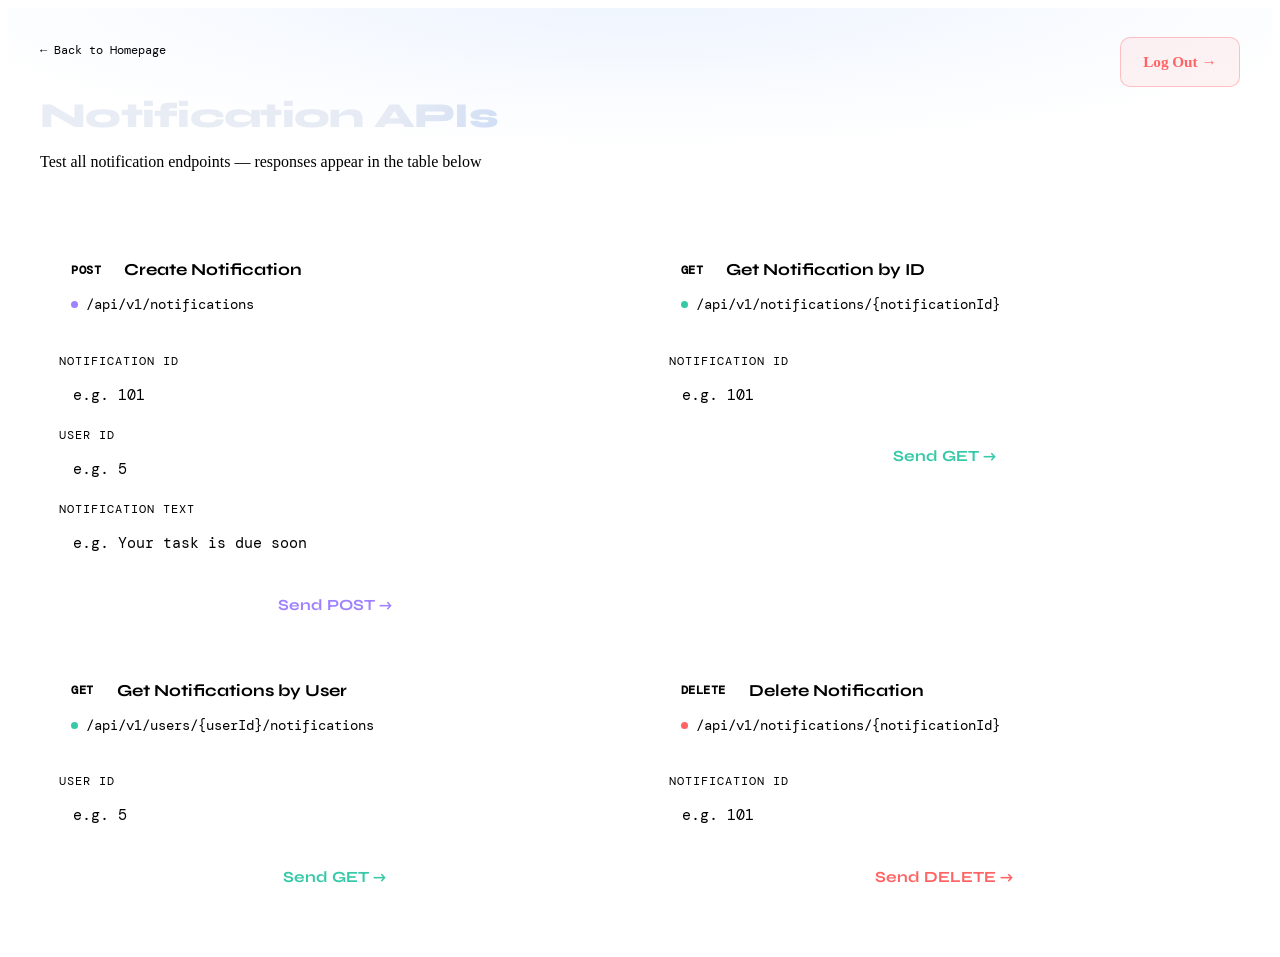
<file: src/main/resources/templates/notification-api.html>
<!DOCTYPE html>
<html xmlns:th="http://www.thymeleaf.org" lang="en">
<head>
    <meta charset="UTF-8" />
    <meta name="viewport" content="width=device-width, initial-scale=1.0" />
    <title>Notifications — Task Management</title>
    <link rel="preconnect" href="https://fonts.googleapis.com" />
    <link href="https://fonts.googleapis.com/css2?family=Syne:wght@400;700;800&family=DM+Mono:wght@400;500&family=DM+Sans:wght@300;400;500&display=swap" rel="stylesheet" />
    <link rel="stylesheet" th:href="@{/css/style.css}" />
    <style>
        /* ── Page header ── */
        .page-header {
            padding: 2rem 2rem 1.5rem;
            border-bottom: 1px solid var(--border);
            background: linear-gradient(180deg, #0e1220 0%, var(--bg) 100%);
            position: relative;
        }
        .page-header::before {
            content: '';
            position: absolute;
            inset: 0;
            background: radial-gradient(ellipse 60% 80% at 50% -10%, rgba(79,142,247,0.10), transparent);
            pointer-events: none;
        }
        .page-header .back-link {
            display: inline-block;
            color: var(--muted);
            font-family: 'DM Mono', monospace;
            font-size: 0.75rem;
            text-decoration: none;
            margin-bottom: 0.8rem;
        }
        .page-header .back-link:hover { color: var(--accent); }
        .page-header h1 {
            font-family: 'Syne', sans-serif;
            font-weight: 800;
            font-size: clamp(1.5rem, 4vw, 2.2rem);
            letter-spacing: -0.02em;
            background: linear-gradient(135deg, #e8ecf4 30%, #4f8ef7);
            -webkit-background-clip: text;
            -webkit-text-fill-color: transparent;
            background-clip: text;
            margin-bottom: 0.3rem;
        }
        .page-header p { color: var(--muted); font-size: 1rem; }

        /* ── API panels ── */
        .api-section { padding: 2rem; }
        .api-grid {
            display: grid;
            grid-template-columns: repeat(2, 1fr);
            gap: 1.2rem;
        }
        .api-card {
            background: var(--card);
            border: 1px solid var(--border);
            border-radius: 16px;
            overflow: hidden;
            transition: border-color 0.2s;
        }
        .api-card:hover { border-color: rgba(79,142,247,0.3); }

        /* ── Card header: method + title + url ── */
        .api-card-header {
            padding: 0.9rem 1.2rem;
            border-bottom: 1px solid var(--border);
            background: rgba(255,255,255,0.02);
        }
        .api-card-header .header-top {
            display: flex;
            align-items: center;
            gap: 0.7rem;
            margin-bottom: 0.5rem;
        }
        .api-card-header .method {
            font-family: 'DM Mono', monospace;
            font-size: 0.78rem;
            font-weight: 700;
            padding: 4px 12px;
            border-radius: 5px;
            letter-spacing: 0.04em;
            flex-shrink: 0;
        }
        .api-card-header .endpoint-title {
            font-family: 'Syne', sans-serif;
            font-weight: 700;
            font-size: 1.05rem;
            color: var(--text);
        }
        /* Swagger-style URL row */
        .api-card-header .endpoint-url {
            display: flex;
            align-items: center;
            gap: 0.5rem;
            background: var(--surface);
            border: 1px solid var(--border);
            border-radius: 7px;
            padding: 0.35rem 0.75rem;
        }
        .api-card-header .url-method-dot {
            width: 7px;
            height: 7px;
            border-radius: 50%;
            flex-shrink: 0;
        }
        .dot-get    { background: #36c9a7; }
        .dot-post   { background: #9f82ff; }
        .dot-delete { background: #ff6363; }
        .dot-put    { background: #ffb347; }

        .api-card-header .url-path {
            font-family: 'DM Mono', monospace;
            font-size: 0.88rem;
            color: var(--text);
            word-break: break-all;
        }
        .api-card-header .url-path .path-param {
            color: var(--accent);
        }

        /* ── Card body ── */
        .api-card-body { padding: 1.2rem; }
        .input-group { margin-bottom: 0.75rem; }
        .input-group label {
            display: block;
            font-family: 'DM Mono', monospace;
            font-size: 0.78rem;
            letter-spacing: 0.08em;
            text-transform: uppercase;
            color: var(--muted);
            margin-bottom: 0.35rem;
        }
        .input-group input {
            width: 100%;
            background: var(--surface);
            border: 1px solid var(--border);
            border-radius: 8px;
            padding: 0.65rem 0.85rem;
            color: var(--text);
            font-family: 'DM Mono', monospace;
            font-size: 0.92rem;

            outline: none;
            transition: border-color 0.2s;
        }
        .input-group input:focus { border-color: var(--accent); }
        .input-group input::placeholder { color: var(--muted); }

        .send-btn {
            width: 100%;
            margin-top: 0.5rem;
            padding: 0.75rem;
            border: none;
            border-radius: 8px;
            font-family: 'Syne', sans-serif;
            font-weight: 700;
            font-size: 0.97rem;
            cursor: pointer;
            transition: opacity 0.2s, transform 0.15s;
        }
        .send-btn:hover { opacity: 0.88; transform: translateY(-1px); }
        .btn-get    { background: var(--get-bg);  border: 1px solid var(--get-border);  color: #36c9a7; }
        .btn-post   { background: var(--post-bg); border: 1px solid var(--post-border); color: #9f82ff; }
        .btn-delete { background: var(--del-bg);  border: 1px solid var(--del-border);  color: #ff6363; }
        /* ── Logout button ── */
        .logout-form {
            position: absolute;
            top: 1.8rem;
            right: 2rem;
            z-index: 1000;
        }
        .logout-btn {
            padding: 0.8rem 1.4rem 0.9rem;
            line-height: 1.4;
            min-height: 48px;

            border-radius: 10px;
            border: 1px solid rgba(255, 99, 99, 0.35);
            background: rgba(255, 99, 99, 0.08);
            color: #ff6363;

            font-family: 'Times New Roman', Times, serif;
            font-weight: 700;
            font-size: 0.95rem;

            cursor: pointer;
        }

        .logout-btn:hover {
            transform: translateY(-2px);
            background: rgba(255, 99, 99, 0.14);
        }
        /* ── Response box ── */
        .response-section { padding: 0 2rem 3rem; }
        .response-header {
            font-family: 'Syne', sans-serif;
            font-weight: 700;
            font-size: 1rem;
            color: var(--text);
            margin-bottom: 1rem;
            display: flex;
            align-items: center;
            gap: 0.6rem;
        }
        .response-status {
            font-family: 'DM Mono', monospace;
            font-size: 0.7rem;
            padding: 2px 10px;
            border-radius: 10px;
            display: none;
        }
        .status-ok  { background: var(--get-bg);  border: 1px solid var(--get-border);  color: #36c9a7; }
        .status-err { background: var(--del-bg);  border: 1px solid var(--del-border);  color: #ff6363; }

        .response-box {
            background: var(--surface);
            border: 1px solid var(--border);
            border-radius: 12px;
            overflow: hidden;
        }
        .response-empty {
            padding: 2rem;
            text-align: center;
            color: var(--muted);
            font-family: 'DM Mono', monospace;
            font-size: 0.8rem;
        }
        .resp-table {
            width: 100%;
            border-collapse: collapse;
            display: none;
        }
        .resp-table thead tr {
            background: rgba(255,255,255,0.03);
            border-bottom: 1px solid var(--border);
        }
        .resp-table th {
            padding: 0.6rem 1rem;
            font-family: 'DM Mono', monospace;
            font-size: 0.68rem;
            letter-spacing: 0.08em;
            text-transform: uppercase;
            color: var(--muted);
            text-align: left;
            font-weight: 500;
        }
        .resp-table td {
            padding: 0.6rem 1rem;
            font-family: 'DM Mono', monospace;
            font-size: 0.75rem;
            color: var(--text);
            border-bottom: 1px solid var(--border);
        }
        .resp-table tbody tr:last-child td { border-bottom: none; }
        .resp-table tbody tr:hover { background: rgba(255,255,255,0.02); }
    </style>
</head>
<body>

<!-- ── PAGE HEADER ── -->
<div class="page-header">

    <!-- LOGOUT BUTTON -->
    <form th:action="@{/logout}" method="post" class="logout-form">
        <button type="submit" class="logout-btn">Log Out →</button>
    </form>

    <a th:href="@{/}" class="back-link">← Back to Homepage</a>
    <h1>Notification APIs</h1>
    <p>Test all notification endpoints — responses appear in the table below</p>

</div>

<!-- ── API CARDS ── -->
<div class="api-section">
    <div class="api-grid">

        <!-- POST Create Notification -->
        <div class="api-card">
            <div class="api-card-header">
                <div class="header-top">
                    <span class="method POST">POST</span>
                    <span class="endpoint-title">Create Notification</span>
                </div>
                <div class="endpoint-url">
                    <span class="url-method-dot dot-post"></span>
                    <span class="url-path">/api/v1/notifications</span>
                </div>
            </div>
            <div class="api-card-body">
                <div class="input-group">
                    <label>Notification ID</label>
                    <input id="postNotificationId" placeholder="e.g. 101" />
                </div>
                <div class="input-group">
                    <label>User ID</label>
                    <input id="postUserId" placeholder="e.g. 5" />
                </div>
                <div class="input-group">
                    <label>Notification Text</label>
                    <input id="postText" placeholder="e.g. Your task is due soon" />
                </div>
                <button class="send-btn btn-post" onclick="createNotification()">Send POST →</button>
            </div>
        </div>

        <!-- GET by ID -->
        <div class="api-card">
            <div class="api-card-header">
                <div class="header-top">
                    <span class="method GET">GET</span>
                    <span class="endpoint-title">Get Notification by ID</span>
                </div>
                <div class="endpoint-url">
                    <span class="url-method-dot dot-get"></span>
                    <span class="url-path">/api/v1/notifications/<span class="path-param">{notificationId}</span></span>
                </div>
            </div>
            <div class="api-card-body">
                <div class="input-group">
                    <label>Notification ID</label>
                    <input id="getId" placeholder="e.g. 101" />
                </div>
                <button class="send-btn btn-get" onclick="getNotification()">Send GET →</button>
            </div>
        </div>

        <!-- GET by User -->
        <div class="api-card">
            <div class="api-card-header">
                <div class="header-top">
                    <span class="method GET">GET</span>
                    <span class="endpoint-title">Get Notifications by User</span>
                </div>
                <div class="endpoint-url">
                    <span class="url-method-dot dot-get"></span>
                    <span class="url-path">/api/v1/users/<span class="path-param">{userId}</span>/notifications</span>
                </div>
            </div>
            <div class="api-card-body">
                <div class="input-group">
                    <label>User ID</label>
                    <input id="userId" placeholder="e.g. 5" />
                </div>
                <button class="send-btn btn-get" onclick="getUserNotifications()">Send GET →</button>
            </div>
        </div>

        <!-- DELETE -->
        <div class="api-card">
            <div class="api-card-header">
                <div class="header-top">
                    <span class="method DELETE">DELETE</span>
                    <span class="endpoint-title">Delete Notification</span>
                </div>
                <div class="endpoint-url">
                    <span class="url-method-dot dot-delete"></span>
                    <span class="url-path">/api/v1/notifications/<span class="path-param">{notificationId}</span></span>
                </div>
            </div>
            <div class="api-card-body">
                <div class="input-group">
                    <label>Notification ID</label>
                    <input id="deleteId" placeholder="e.g. 101" />
                </div>
                <button class="send-btn btn-delete" onclick="deleteNotification()">Send DELETE →</button>
            </div>
        </div>

    </div>
</div>


<script>
    function openResponse(data) {
        data.module = "Notification Service";
        const encoded = encodeURIComponent(JSON.stringify(data));
        window.open('/response-view?data=' + encoded, '_blank');
    }
    // ── Validators ──
    function isValidId(val) {
        if (val.trim() === '') {
            return true;
        }

        return /^\d+$/.test(val.trim());
    }

    function validationError(msg) {
        openResponse({
            error: "Invalid Input",
            message: msg,
            status: "400",
            timestamp: new Date().toISOString()
        });
    }

    // ── API calls ──
    function createNotification() {
        const notifId = document.getElementById("postNotificationId").value;
        const userId  = document.getElementById("postUserId").value;
        const text    = document.getElementById("postText").value.trim();

        if (!isValidId(notifId)) return validationError("Enter a valid Notification ID — numbers only, no letters or symbols.");
        if (!isValidId(userId))  return validationError("Enter a valid User ID — numbers only, no letters or symbols.");


        fetch("/api/v1/notifications", {
            method: "POST",
            headers: { "Content-Type": "application/json" },
            body: JSON.stringify({
                notificationID: parseInt(notifId),
                userId: parseInt(userId),
                text: text
            })
        })
            .then(res => {
                // ✅ Read as text first — works for both plain text AND json responses
                return res.text().then(raw => ({ status: res.status, raw }));
            })
            .then(({ status, raw }) => {
                if (status === 409) {
                    // ✅ Duplicate — backend sends plain text message
                    openResponse({
                        error: "Duplicate Entry",
                        message: `Notification ID ${notifId} already exists. Please use a different ID.`,
                        status: "409",
                        timestamp: new Date().toISOString()
                    });
                } else if (status >= 400) {
                    let msg = raw;

                    try {
                        const parsed = JSON.parse(raw);

                        if (parsed.fieldErrors) {
                            msg =
                                parsed.fieldErrors.notificationID ||
                                parsed.fieldErrors.userId ||
                                parsed.fieldErrors.text ||
                                parsed.message ||
                                raw;
                        } else {
                            msg = parsed.message || raw;
                        }
                    } catch (_) {}

                    openResponse({
                        error: "Error",
                        message: msg,
                        status: String(status),
                        timestamp: new Date().toISOString()
                    });
                } else {
                    // ✅ Success — parse as JSON
                    const data = JSON.parse(raw);
                    data.message = `Notification ID ${notifId} created successfully.`;
                    data.status = 201;
                    openResponse(data);
                }
            })
            .catch(() => openResponse({ error: "Request Failed", message: "Could not reach the server.", status: "—", timestamp: new Date().toISOString() }));
    }

    function getNotification() {
        const id = document.getElementById("getId").value;

        if (id.trim() === "") {
            return validationError("Notification ID must not be null");
        }

        if (!/^\d+$/.test(id.trim())) {
            return validationError("Enter a valid Notification ID — numbers only, no letters or symbols.");
        }

        fetch("/api/v1/notifications/" + id.trim())
            .then(res => res.json().then(data => ({ status: res.status, data })))
            .then(({ status, data }) => {
                if (status === 404) {
                    openResponse({ error: "Not Found", message: `Notification ID ${id} does not exist. Please enter an existing ID.`, status: "404", timestamp: new Date().toISOString() });
                } else if (status >= 400) {
                    openResponse({ error: data.error || "Error", message: data.message || "Something went wrong.", status: String(status), timestamp: new Date().toISOString() });
                } else {
                    // ✅ Success message added
                    data.message = `Notification ID ${id} fetched successfully.`;
                    openResponse(data);
                }
            })
            .catch(() => openResponse({ error: "Request Failed", message: "Could not reach the server.", status: "—", timestamp: new Date().toISOString() }));
    }

    function getUserNotifications() {
        const userId = document.getElementById("userId").value;

        if (userId.trim() === "") {
            return validationError("User ID must not be null");
        }

        if (!/^\d+$/.test(userId.trim())) {
            return validationError("Enter a valid User ID — numbers only, no letters or symbols.");
        }

        fetch("/api/v1/users/" + userId.trim() + "/notifications")
            .then(res => res.text().then(raw => ({ status: res.status, raw })))
            .then(({ status, raw }) => {
                if (status === 404) {
                    openResponse({
                        error: "Not Found",
                        message: `User ID ${userId} does not exist. Please enter an existing User ID.`,
                        status: "404",
                        timestamp: new Date().toISOString()
                    });
                } else if (status === 500) {
                    // ✅ Backend sends 500 for user not found — intercept it here
                    let parsed = {};
                    try { parsed = JSON.parse(raw); } catch (_) {}
                    const msg = parsed.message || raw;

                    if (msg.toLowerCase().includes("not found") || msg.toLowerCase().includes("user with id")) {
                        openResponse({
                            error: "Not Found",
                            message: `User ID ${userId} does not exist. Please enter an existing User ID.`,
                            status: "404",
                            timestamp: new Date().toISOString()
                        });
                    } else {
                        openResponse({ error: "Internal Server Error", message: msg, status: "500", timestamp: new Date().toISOString() });
                    }
                } else if (status >= 400) {
                    let msg = raw;
                    try { msg = JSON.parse(raw).message || raw; } catch (_) {}
                    openResponse({ error: "Error", message: msg, status: String(status), timestamp: new Date().toISOString() });
                } else {
                    const data = JSON.parse(raw);
                    const count = Array.isArray(data) ? data.length : 1;
                    openResponse({ message: `${count} notification(s) fetched successfully for User ID ${userId}.`, data: data });
                }
            })
            .catch(() => openResponse({ error: "Request Failed", message: "Could not reach the server.", status: "—", timestamp: new Date().toISOString() }));
    }

    function deleteNotification() {
        const id = document.getElementById("deleteId").value;

        if (id.trim() === "") {
            return validationError("Notification ID must not be null");
        }

        if (!/^\d+$/.test(id.trim())) {
            return validationError("Enter a valid Notification ID — numbers only, no letters or symbols.");
        }

        fetch("/api/v1/notifications/" + id.trim(), { method: "DELETE" })
            .then(res => {
                if (res.status === 404) {
                    openResponse({
                        error: "Not Found",
                        message: `Notification ID ${id} does not exist. Nothing was deleted.`,
                        status: "404",
                        timestamp: new Date().toISOString()
                    });
                } else if (res.status >= 400) {
                    return res.json().then(data => openResponse({ error: data.error || "Error", message: data.message || "Something went wrong.", status: String(res.status), timestamp: new Date().toISOString() }));
                } else {
                    openResponse({ message: `Notification ID ${id} deleted successfully.`, notificationId: id });
                }
            })
            .catch(() => openResponse({ error: "Request Failed", message: "Could not reach the server.", status: "—", timestamp: new Date().toISOString() }));
    }
</script>
</body>
</html>
</file>
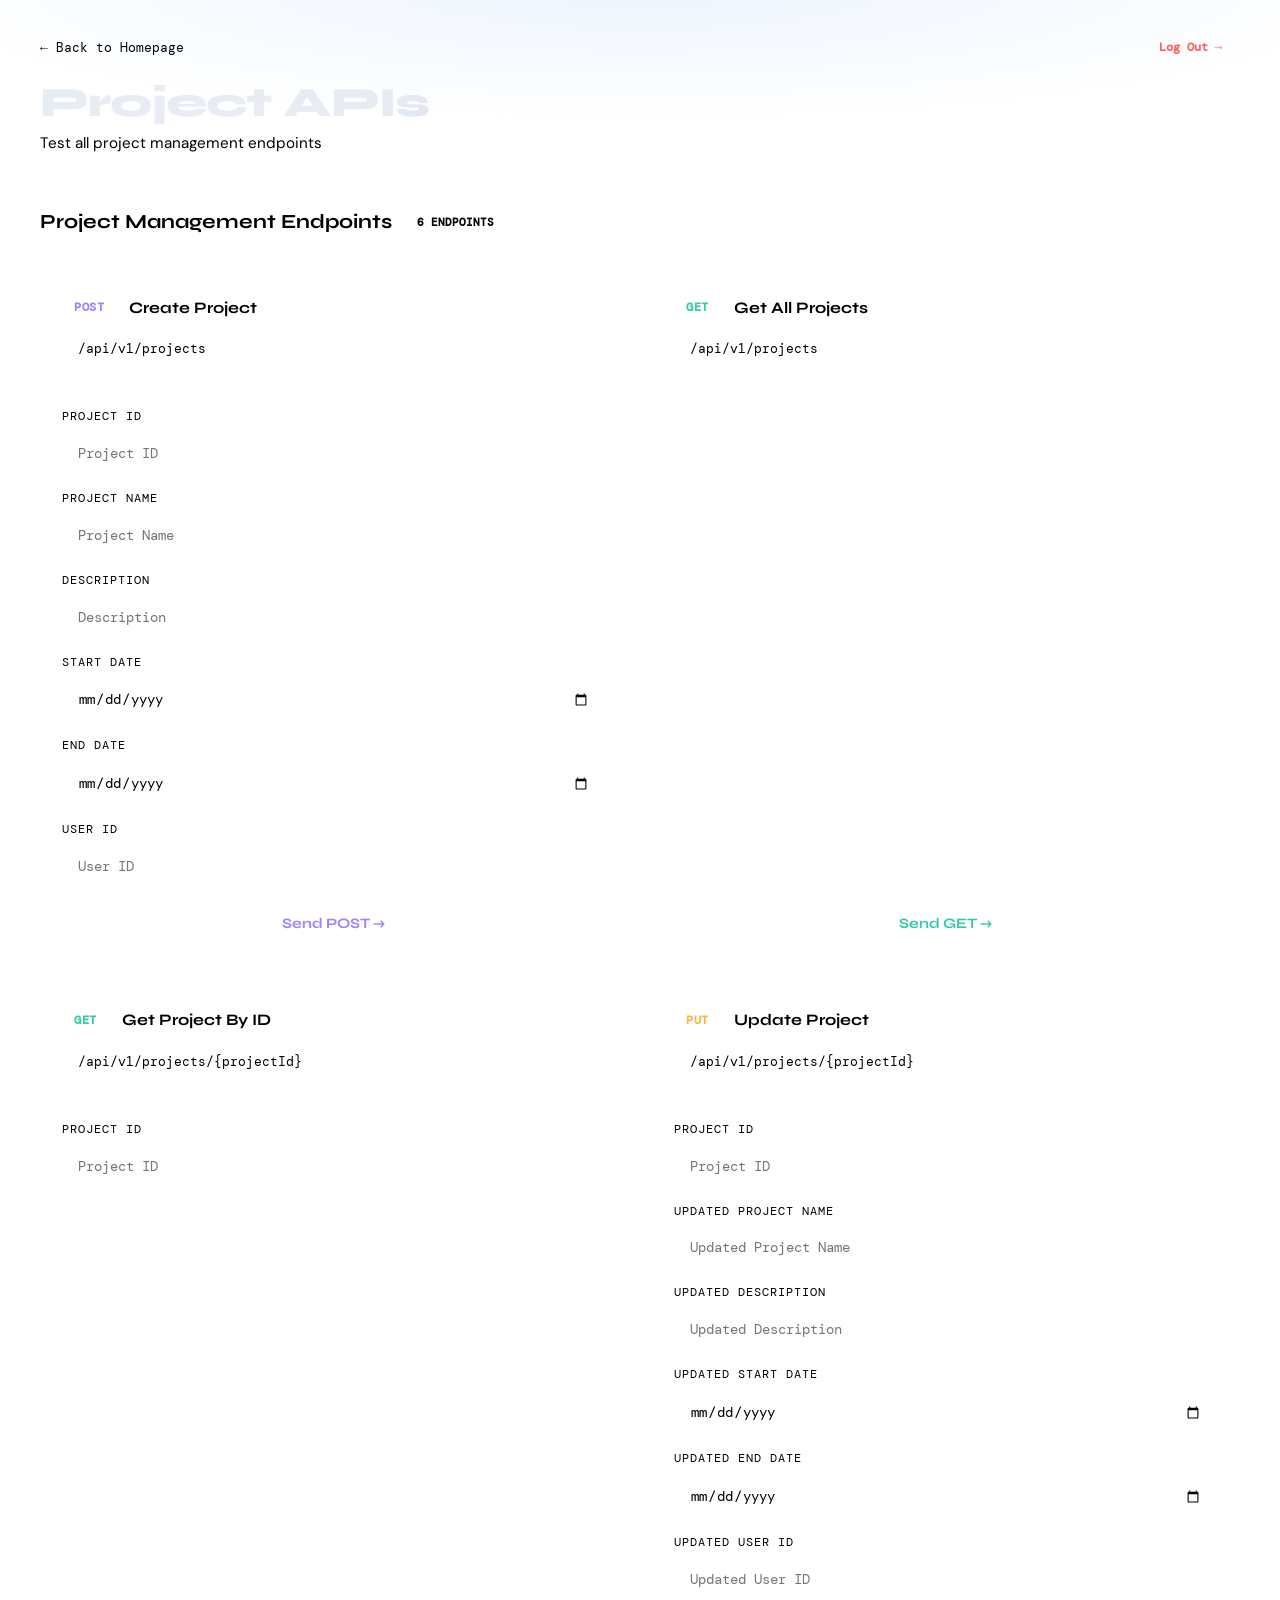
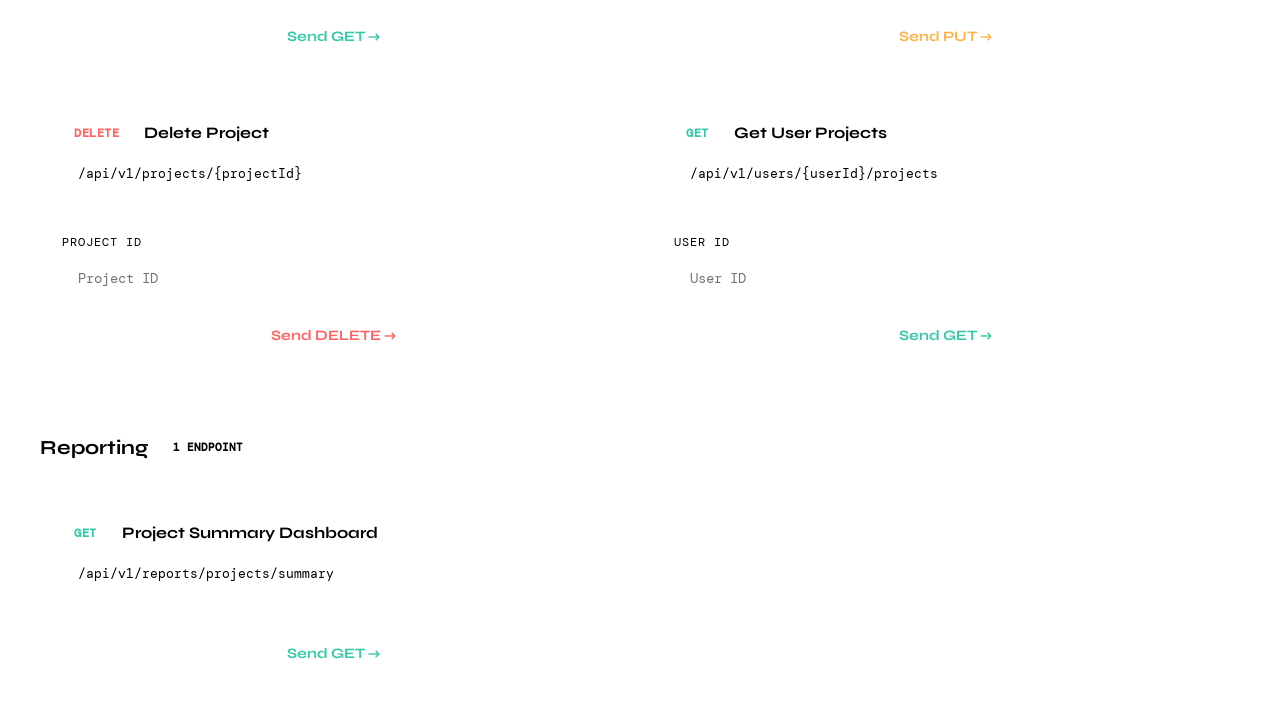
<file: src/main/resources/templates/project.html>
<!DOCTYPE html>
<html lang="en" xmlns:th="http://www.thymeleaf.org">

<head>

    <meta charset="UTF-8">
    <meta name="viewport" content="width=device-width, initial-scale=1.0">

    <title>Project APIs</title>

    <link rel="preconnect" href="https://fonts.googleapis.com">

    <link
            href="https://fonts.googleapis.com/css2?family=Syne:wght@400;700;800&family=DM+Mono:wght@400;500&family=DM+Sans:wght@300;400;500&display=swap"
            rel="stylesheet"
    />

    <link rel="stylesheet" th:href="@{/css/style.css}" />

    <style>

        *{
            margin:0;
            padding:0;
            box-sizing:border-box;
        }

        body{
            background:var(--bg);
            color:var(--text);
            font-family:'DM Sans',sans-serif;
            min-height:100vh;
        }

        .page-header{
            padding:2rem 2.5rem 1.5rem;
            background:linear-gradient(180deg,#0e1220 0%,var(--bg) 100%);
            position:relative;
        }

        .page-header::before{
            content:'';
            position:absolute;
            inset:0;
            background:
                    radial-gradient(
                            ellipse 60% 80% at 50% -10%,
                            rgba(79,142,247,0.10),
                            transparent
                    );
            pointer-events:none;
        }

        .header-top-bar{
            display:flex;
            justify-content:space-between;
            align-items:center;
            margin-bottom:1rem;
        }

        .back-link{
            color:var(--muted);
            font-family:'DM Mono', monospace;
            font-size:0.82rem;
            text-decoration:none;
        }

        .back-link:hover{
            color:var(--accent);
        }

        .logout-btn{
            background:var(--del-bg);
            border:1px solid var(--del-border);
            color:#ff6363;
            font-family:'DM Mono', monospace;
            font-size:0.78rem;
            padding:7px 18px;
            border-radius:8px;
            cursor:pointer;
            transition:opacity 0.2s;
        }

        .logout-btn:hover{
            opacity:0.85;
        }

        .page-header h1{
            font-family:'Syne',sans-serif;
            font-weight:800;
            font-size:clamp(1.8rem,4vw,2.6rem);
            letter-spacing:-0.02em;
            background:linear-gradient(135deg,#e8ecf4 30%,#4f8ef7);
            -webkit-background-clip:text;
            -webkit-text-fill-color:transparent;
            background-clip:text;
            margin-bottom:0.4rem;
        }

        .page-header p{
            color:var(--muted);
            font-size:0.95rem;
        }

        .section-heading{
            font-family:'Syne',sans-serif;
            font-weight:700;
            font-size:1.25rem;
            color:var(--text);
            padding:2rem 2.5rem 1.2rem;
            display:flex;
            align-items:center;
            gap:0.8rem;
        }

        .section-badge{
            background:var(--tag-bg);
            border:1px solid var(--tag-border);
            color:var(--accent);
            font-family:'DM Mono', monospace;
            font-size:0.68rem;
            padding:4px 12px;
            border-radius:20px;
        }

        .api-section{
            padding:1.5rem 2.5rem;
        }

        .grid{
            display:grid;
            grid-template-columns:repeat(2,minmax(0,1fr));
            gap:1.5rem;
            align-items:stretch;
        }

        @media(max-width:900px){

            .grid{
                grid-template-columns:1fr;
            }
        }

        .card{
            background:var(--card);
            border:1px solid var(--border);
            border-radius:18px;
            overflow:hidden;
            transition:border-color 0.2s;
            display:flex;
            flex-direction:column;
            height:100%;
        }

        .card:hover{
            border-color:rgba(79,142,247,0.3);
        }

        .card-header{
            padding:1.1rem 1.4rem;
            border-bottom:1px solid var(--border);
            background:rgba(255,255,255,0.02);
        }

        .header-top{
            display:flex;
            align-items:center;
            gap:0.8rem;
            margin-bottom:0.6rem;
        }

        .method{
            font-family:'DM Mono',monospace;
            font-size:0.75rem;
            font-weight:600;
            padding:4px 12px;
            border-radius:5px;
            letter-spacing:0.04em;
            flex-shrink:0;
        }

        .POST{
            background:var(--post-bg);
            border:1px solid var(--post-border);
            color:#9f82ff;
        }

        .GET{
            background:var(--get-bg);
            border:1px solid var(--get-border);
            color:#36c9a7;
        }

        .PUT{
            background:var(--put-bg);
            border:1px solid var(--put-border);
            color:#ffb347;
        }

        .DELETE{
            background:var(--del-bg);
            border:1px solid var(--del-border);
            color:#ff6363;
        }

        .title{
            font-family:'Syne',sans-serif;
            font-size:1rem;
            font-weight:700;
            color:var(--text);
        }

        .path{
            background:var(--surface);
            border:1px solid var(--border);
            border-radius:8px;
            padding:0.7rem 1rem;
            font-family:'DM Mono',monospace;
            font-size:0.82rem;
            color:var(--text);
            word-break:break-all;
        }

        .body{
            padding:1.4rem;
            display:flex;
            flex-direction:column;
            flex:1;
        }

        label{
            display:block;
            margin-bottom:0.55rem;
            color:var(--muted);
            font-size:0.78rem;
            letter-spacing:0.08em;
            font-family:'DM Mono', monospace;
        }

        input{
            width:100%;
            background:var(--surface);
            border:1px solid var(--border);
            border-radius:8px;
            padding:0.75rem 1rem;
            color:var(--text);
            font-family:'DM Mono',monospace;
            font-size:0.85rem;
            margin-bottom:1rem;
            outline:none;
        }

        input:focus{
            border-color:var(--accent);
        }

        button{
            width:100%;
            margin-top:auto;
            padding:0.75rem;
            border:none;
            border-radius:8px;
            font-family:'Syne',sans-serif;
            font-weight:700;
            font-size:0.9rem;
            cursor:pointer;
            transition:opacity 0.2s, transform 0.15s;
        }

        button:hover{
            opacity:0.9;
            transform:translateY(-1px);
        }

        .btn-post{
            background:var(--post-bg);
            border:1px solid var(--post-border);
            color:#9f82ff;
        }

        .btn-get{
            background:var(--get-bg);
            border:1px solid var(--get-border);
            color:#36c9a7;
        }

        .btn-put{
            background:var(--put-bg);
            border:1px solid var(--put-border);
            color:#ffb347;
        }

        .btn-delete{
            background:var(--del-bg);
            border:1px solid var(--del-border);
            color:#ff6363;
        }

    </style>

</head>

<body>

<div class="page-header">

    <div class="header-top-bar">

        <a href="/" class="back-link">
            ← Back to Homepage
        </a>

        <form action="/logout" method="post">

            <button type="submit" class="logout-btn">
                Log Out →
            </button>

        </form>

    </div>

    <h1>Project APIs</h1>

    <p>
        Test all project management endpoints
    </p>

</div>

<div class="section-heading">
    <span>Project Management Endpoints</span>
    <span class="section-badge">6 ENDPOINTS</span>
</div>

<div class="api-section">

    <div class="grid">

        <!-- CREATE PROJECT -->

        <div class="card">

            <div class="card-header">

                <div class="header-top">
                    <div class="method POST">POST</div>
                    <div class="title">Create Project</div>
                </div>

                <div class="path">
                    /api/v1/projects
                </div>

            </div>

            <div class="body">

                <label>PROJECT ID</label>
                <input type="number" min="1" id="createProjectID" placeholder="Project ID">

                <label>PROJECT NAME</label>
                <input type="text" id="createProjectName" placeholder="Project Name">

                <label>DESCRIPTION</label>
                <input type="text" id="createDescription" placeholder="Description">

                <label>START DATE</label>
                <input type="date" id="createStartDate">

                <label>END DATE</label>
                <input type="date" id="createEndDate">

                <label>USER ID</label>
                <input type="number" min="1" id="createUserID" placeholder="User ID">

                <button
                        type="button"
                        class="btn-post"
                        onclick="createProject()">
                    Send POST →
                </button>

            </div>

        </div>

        <!-- GET ALL PROJECTS -->

        <div class="card">

            <div class="card-header">

                <div class="header-top">
                    <div class="method GET">GET</div>
                    <div class="title">Get All Projects</div>
                </div>

                <div class="path">
                    /api/v1/projects
                </div>

            </div>

            <div class="body">

                <button
                        type="button"
                        class="btn-get"
                        onclick="getProjects()">
                    Send GET →
                </button>

            </div>

        </div>

        <!-- GET PROJECT BY ID -->

        <div class="card">

            <div class="card-header">

                <div class="header-top">
                    <div class="method GET">GET</div>
                    <div class="title">Get Project By ID</div>
                </div>

                <div class="path">
                    /api/v1/projects/{projectId}
                </div>

            </div>

            <div class="body">

                <label>PROJECT ID</label>
                <input type="number" min="1" id="getProjectId" placeholder="Project ID">

                <button
                        type="button"
                        class="btn-get"
                        onclick="getProjectById()">
                    Send GET →
                </button>

            </div>

        </div>

        <!-- UPDATE PROJECT -->

        <div class="card">

            <div class="card-header">

                <div class="header-top">
                    <div class="method PUT">PUT</div>
                    <div class="title">Update Project</div>
                </div>

                <div class="path">
                    /api/v1/projects/{projectId}
                </div>

            </div>

            <div class="body">

                <label>PROJECT ID</label>
                <input type="number" min="1" id="updateProjectId" placeholder="Project ID">

                <label>UPDATED PROJECT NAME</label>
                <input type="text" id="updateProjectName" placeholder="Updated Project Name">

                <label>UPDATED DESCRIPTION</label>
                <input type="text" id="updateDescription" placeholder="Updated Description">

                <label>UPDATED START DATE</label>
                <input type="date" id="updateStartDate">

                <label>UPDATED END DATE</label>
                <input type="date" id="updateEndDate">

                <label>UPDATED USER ID</label>
                <input type="number" min="1" id="updateUserID" placeholder="Updated User ID">

                <button
                        type="button"
                        class="btn-put"
                        onclick="updateProject()">
                    Send PUT →
                </button>

            </div>

        </div>

        <!-- DELETE PROJECT -->

        <div class="card">

            <div class="card-header">

                <div class="header-top">
                    <div class="method DELETE">DELETE</div>
                    <div class="title">Delete Project</div>
                </div>

                <div class="path">
                    /api/v1/projects/{projectId}
                </div>

            </div>

            <div class="body">

                <label>PROJECT ID</label>
                <input type="number" min="1" id="deleteProjectId" placeholder="Project ID">

                <button
                        type="button"
                        class="btn-delete"
                        onclick="deleteProject()">
                    Send DELETE →
                </button>

            </div>

        </div>

        <!-- GET USER PROJECTS -->

        <div class="card">

            <div class="card-header">

                <div class="header-top">
                    <div class="method GET">GET</div>
                    <div class="title">Get User Projects</div>
                </div>

                <div class="path">
                    /api/v1/users/{userId}/projects
                </div>

            </div>

            <div class="body">

                <label>USER ID</label>
                <input type="number" min="1" id="getUserProjectId" placeholder="User ID">

                <button
                        type="button"
                        class="btn-get"
                        onclick="getUserProjects()">
                    Send GET →
                </button>

            </div>

        </div>

    </div>

</div>

<!-- REPORTING -->

<div class="section-heading">
    <span>Reporting</span>
    <span class="section-badge">1 ENDPOINT</span>
</div>

<div class="api-section">

    <div class="grid">

        <div class="card">

            <div class="card-header">

                <div class="header-top">
                    <div class="method GET">GET</div>
                    <div class="title">Project Summary Dashboard</div>
                </div>

                <div class="path">
                    /api/v1/reports/projects/summary
                </div>

            </div>

            <div class="body">

                <button
                        type="button"
                        class="btn-get"
                        onclick="getProjectSummary()">
                    Send GET →
                </button>

            </div>

        </div>

    </div>

</div>

<script>

    const BASE = "/api/v1";

    function openResponse(data){

        const encoded =
            encodeURIComponent(
                JSON.stringify(data)
            );

        window.open(
            '/response-view?data='
            + encoded
            + '&module='
            + encodeURIComponent('Project Service'),
            '_blank'
        );
    }

    function validateDates(startDate, endDate){

        if(endDate && startDate && endDate < startDate){

            openResponse({
                error:"End Date cannot be before Start Date",
                message:"End Date cannot be before Start Date",
                status:400,
                timestamp:new Date().toISOString()
            });

            return false;
        }

        return true;
    }

    async function createProject(){

        try{

            const projectIdValue =
                document.getElementById("createProjectID").value;

            const projectName =
                document.getElementById("createProjectName").value;

            const startDate =
                document.getElementById("createStartDate").value;

            const endDate =
                document.getElementById("createEndDate").value;

            const userIdValue =
                document.getElementById("createUserID").value;

            // PROJECT ID VALIDATION

            if(projectIdValue === ""){

                openResponse({
                    error:"Project ID must not be null. Please provide a valid project identifier.",
                    message:"Project ID must not be null. Please provide a valid project identifier.",
                    status:400,
                    timestamp:new Date().toISOString()
                });

                return;
            }

            if(parseInt(projectIdValue) <= 0){

                openResponse({
                    error:"Project ID must be greater than 0. Please provide a positive project identifier.",
                    message:"Project ID must be greater than 0. Please provide a positive project identifier.",
                    status:400,
                    timestamp:new Date().toISOString()
                });

                return;
            }

            // PROJECT NAME VALIDATION

            if(projectName.trim() === ""){

                openResponse({
                    error:"Project name must not be blank. Please provide a meaningful name for the project.",
                    message:"Project name must not be blank. Please provide a meaningful name for the project.",
                    status:400,
                    timestamp:new Date().toISOString()
                });

                return;
            }

            // START DATE VALIDATION

            if(startDate === ""){

                openResponse({
                    error:"Start date must not be null. Please provide a valid start date for the project.",
                    message:"Start date must not be null. Please provide a valid start date for the project.",
                    status:400,
                    timestamp:new Date().toISOString()
                });

                return;
            }

            // USER VALIDATION

            if(userIdValue === ""){

                openResponse({
                    error:"User must not be null. Every project must be assigned to a valid registered user.",
                    message:"User must not be null. Every project must be assigned to a valid registered user.",
                    status:400,
                    timestamp:new Date().toISOString()
                });

                return;
            }

            if(parseInt(userIdValue) <= 0){

                openResponse({
                    error:"User ID must be greater than 0. Please provide a positive user identifier.",
                    message:"User ID must be greater than 0. Please provide a positive user identifier.",
                    status:400,
                    timestamp:new Date().toISOString()
                });

                return;
            }

            // DATE VALIDATION

            if(!validateDates(startDate, endDate)){
                return;
            }

            const body = {

                projectID:
                    parseInt(projectIdValue),

                projectName:
                    projectName,

                description:
                    document.getElementById("createDescription").value,

                startDate:
                    startDate,

                endDate:
                    endDate,

                userID:
                    parseInt(userIdValue)
            };

            const response = await fetch(`${BASE}/projects`,{

                method:"POST",

                headers:{
                    "Content-Type":"application/json"
                },

                body:JSON.stringify(body)
            });

            const data = await response.json();

            if(response.ok){

                data.message = "Project created successfully";

                // FORCE 201 CREATED FOR POST
                data.status = 201;
            }

            openResponse(data);

        }catch(error){

            openResponse({
                error:"Failed to create project",
                status:500,
                timestamp:new Date().toISOString()
            });
        }
    }

    async function getProjects(){

        try{

            const response =
                await fetch(`${BASE}/projects`);

            const data =
                await response.json();

            if(response.ok){

                data.message = "Projects fetched successfully";

                data.status = 200;
            }

            openResponse(data);

        }catch(error){

            openResponse({
                error:"Failed to fetch projects",
                status:500,
                timestamp:new Date().toISOString()
            });
        }
    }

    async function getProjectById(){

        try{

            const id =
                document.getElementById("getProjectId").value;

            if(id === ""){

                openResponse({
                    error:"Project ID must not be null. Please provide a valid project identifier.",
                    message:"Project ID must not be null. Please provide a valid project identifier.",
                    status:400,
                    timestamp:new Date().toISOString()
                });

                return;
            }

            if(parseInt(id) <= 0){

                openResponse({
                    error:"Project ID must be greater than 0. Please provide a positive project identifier.",
                    message:"Project ID must be greater than 0. Please provide a positive project identifier.",
                    status:400,
                    timestamp:new Date().toISOString()
                });

                return;
            }

            const response =
                await fetch(`${BASE}/projects/${id}`);

            const data =
                await response.json();

            if(response.ok){

                data.message = "Project fetched successfully";

                data.status = 200;
            }

            openResponse(data);

        }catch(error){

            openResponse({
                error:"Failed to fetch project",
                status:500,
                timestamp:new Date().toISOString()
            });
        }
    }

    async function updateProject(){

        try{

            const id =
                document.getElementById("updateProjectId").value;

            const projectName =
                document.getElementById("updateProjectName").value;

            const startDate =
                document.getElementById("updateStartDate").value;

            const endDate =
                document.getElementById("updateEndDate").value;

            const userIdValue =
                document.getElementById("updateUserID").value;

            // PROJECT ID VALIDATION

            if(id === ""){

                openResponse({
                    error:"Project ID must not be null. Please provide a valid project identifier.",
                    message:"Project ID must not be null. Please provide a valid project identifier.",
                    status:400,
                    timestamp:new Date().toISOString()
                });

                return;
            }

            if(parseInt(id) <= 0){

                openResponse({
                    error:"Project ID must be greater than 0. Please provide a positive project identifier.",
                    message:"Project ID must be greater than 0. Please provide a positive project identifier.",
                    status:400,
                    timestamp:new Date().toISOString()
                });

                return;
            }

            // PROJECT NAME VALIDATION

            if(projectName.trim() === ""){

                openResponse({
                    error:"Project name must not be blank. Please provide a meaningful name for the project.",
                    message:"Project name must not be blank. Please provide a meaningful name for the project.",
                    status:400,
                    timestamp:new Date().toISOString()
                });

                return;
            }

            // START DATE VALIDATION

            if(startDate === ""){

                openResponse({
                    error:"Start date must not be null. Please provide a valid start date for the project.",
                    message:"Start date must not be null. Please provide a valid start date for the project.",
                    status:400,
                    timestamp:new Date().toISOString()
                });

                return;
            }

            // USER VALIDATION

            if(userIdValue === ""){

                openResponse({
                    error:"User must not be null. Every project must be assigned to a valid registered user.",
                    message:"User must not be null. Every project must be assigned to a valid registered user.",
                    status:400,
                    timestamp:new Date().toISOString()
                });

                return;
            }

            if(parseInt(userIdValue) <= 0){

                openResponse({
                    error:"User ID must be greater than 0. Please provide a positive user identifier.",
                    message:"User ID must be greater than 0. Please provide a positive user identifier.",
                    status:400,
                    timestamp:new Date().toISOString()
                });

                return;
            }

            // DATE VALIDATION

            if(!validateDates(startDate, endDate)){
                return;
            }

            const body = {

                projectID:
                    parseInt(id),

                projectName:
                    projectName,

                description:
                    document.getElementById("updateDescription").value,

                startDate:
                    startDate,

                endDate:
                    endDate,

                userID:
                    parseInt(userIdValue)
            };

            const response = await fetch(`${BASE}/projects/${id}`,{

                method:"PUT",

                headers:{
                    "Content-Type":"application/json"
                },

                body:JSON.stringify(body)
            });

            const data = await response.json();

            if(response.ok){

                data.message = "Project updated successfully";

                data.status = 200;
            }

            openResponse(data);

        }catch(error){

            openResponse({
                error:"Failed to update project",
                status:500,
                timestamp:new Date().toISOString()
            });
        }
    }

    async function deleteProject(){

        try{

            const id =
                document.getElementById("deleteProjectId").value;

            if(id === ""){

                openResponse({
                    error:"Project ID must not be null. Please provide a valid project identifier.",
                    message:"Project ID must not be null. Please provide a valid project identifier.",
                    status:400,
                    timestamp:new Date().toISOString()
                });

                return;
            }

            if(parseInt(id) <= 0){

                openResponse({
                    error:"Project ID must be greater than 0. Please provide a positive project identifier.",
                    message:"Project ID must be greater than 0. Please provide a positive project identifier.",
                    status:400,
                    timestamp:new Date().toISOString()
                });

                return;
            }

            const response = await fetch(`${BASE}/projects/${id}`,{
                method:"DELETE"
            });

            const text = await response.text();

            let data = {};

            try{
                data = JSON.parse(text);
            }catch{
                data = { message:text };
            }

            if(response.ok){

                openResponse({
                    isDelete:true,
                    message:data.message || "Project deleted successfully",
                    projectId:id,
                    status:200,
                    timestamp:new Date().toISOString()
                });

            }else{

                openResponse({
                    isDelete:true,
                    error:data.error || "Delete Failed",
                    message:data.message || `No project found with ID ${id}`,
                    projectId:id,
                    status:response.status,
                    timestamp:new Date().toISOString()
                });
            }

        }catch(error){

            openResponse({
                isDelete:true,
                error:"Delete Failed",
                message:"Unable to delete project",
                status:500,
                timestamp:new Date().toISOString()
            });
        }
    }

    async function getUserProjects(){

        try{

            const userId =
                document.getElementById("getUserProjectId").value;

            if(userId === ""){

                openResponse({
                    error:"User must not be null. Every project must be assigned to a valid registered user.",
                    message:"User must not be null. Every project must be assigned to a valid registered user.",
                    status:400,
                    timestamp:new Date().toISOString()
                });

                return;
            }

            if(parseInt(userId) <= 0){

                openResponse({
                    error:"User ID must be greater than 0. Please provide a positive user identifier.",
                    message:"User ID must be greater than 0. Please provide a positive user identifier.",
                    status:400,
                    timestamp:new Date().toISOString()
                });

                return;
            }

            const response =
                await fetch(`${BASE}/users/${userId}/projects`);

            const data =
                await response.json();

            if(response.ok){

                if(Array.isArray(data) && data.length === 0){

                    openResponse({
                        message:"No projects found for this user",
                        status:200,
                        timestamp:new Date().toISOString()
                    });

                    return;
                }

                data.message = "User projects fetched successfully";
            }

            openResponse(data);

        }catch(error){

            openResponse({
                error:"Failed to fetch user projects",
                status:500,
                timestamp:new Date().toISOString()
            });
        }
    }

    async function getProjectSummary(){

        try{

            const response =
                await fetch(`${BASE}/reports/projects/summary`);

            const data =
                await response.json();

            if(response.ok){

                data.message = "Project summary fetched successfully";

                data.status = 200;
            }

            openResponse(data);

        }catch(error){

            openResponse({
                error:"Failed to fetch project summary",
                status:500,
                timestamp:new Date().toISOString()
            });
        }
    }

</script>

</body>
</html>
</file>
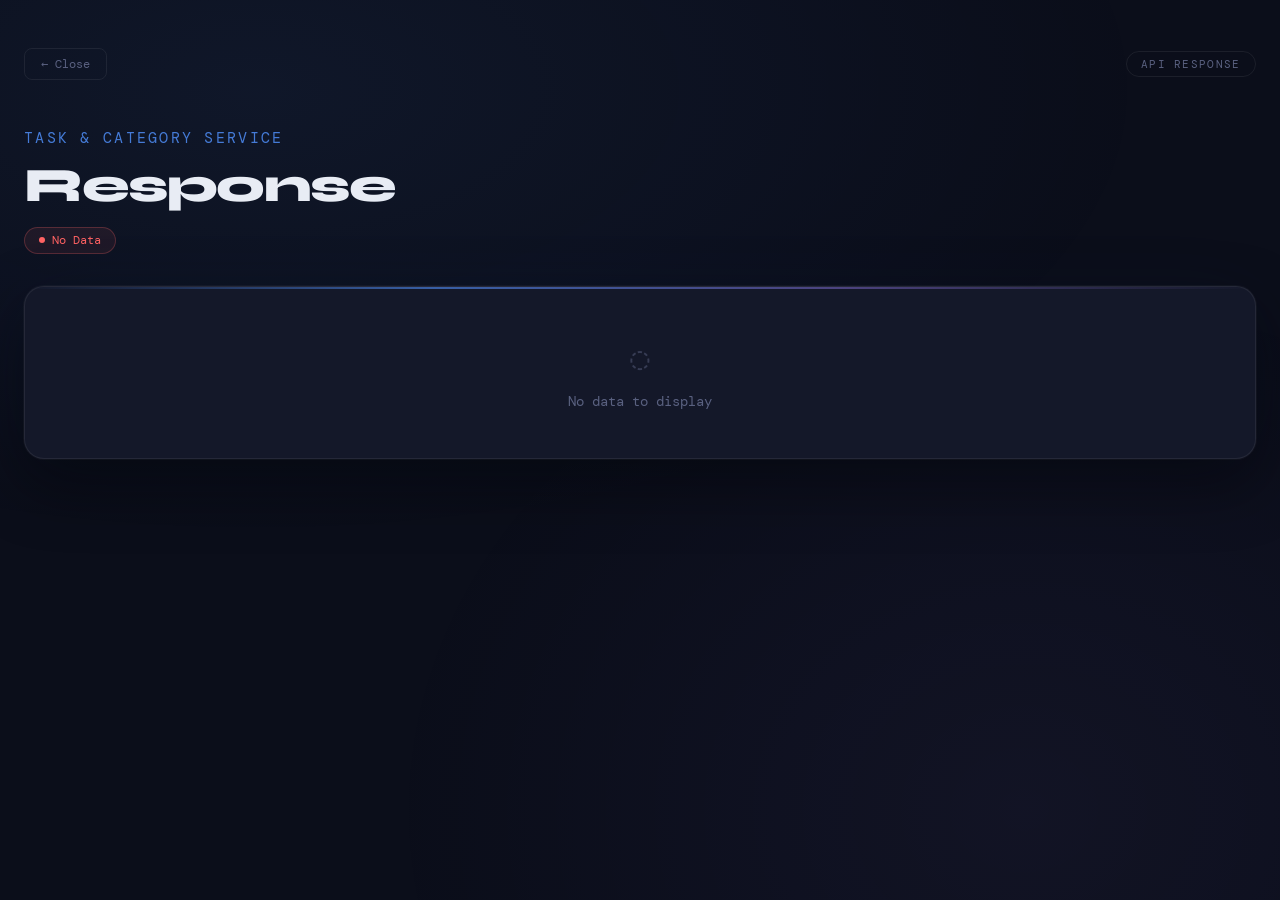
<file: src/main/resources/templates/response-view.html>
<!DOCTYPE html>
<html xmlns:th="http://www.thymeleaf.org" lang="en">
<head>
    <meta charset="UTF-8" />
    <meta name="viewport" content="width=device-width, initial-scale=1.0" />
    <title>API Response</title>
    <link rel="preconnect" href="https://fonts.googleapis.com" />
    <link href="https://fonts.googleapis.com/css2?family=Syne:wght@400;700;800&family=DM+Mono:wght@400;500&family=DM+Sans:wght@300;400;500&display=swap" rel="stylesheet" />
    <style>
        *, *::before, *::after { box-sizing: border-box; margin: 0; padding: 0; }

        :root {
            --bg: #0b0e1a;
            --surface: #111526;
            --card: #141829;
            --border: rgba(255,255,255,0.07);
            --text: #e8ecf4;
            --muted: #5a6180;
            --accent: #4f8ef7;
            --get-bg: rgba(54,201,167,0.08);
            --get-border: rgba(54,201,167,0.25);
            --del-bg: rgba(255,99,99,0.08);
            --del-border: rgba(255,99,99,0.25);
        }

        html, body {
            min-height: 100vh;
            background: var(--bg);
            color: var(--text);
            font-family: 'DM Sans', sans-serif;
        }

        body::before {
            content: '';
            position: fixed;
            inset: 0;
            background:
                radial-gradient(ellipse 70% 50% at 20% 10%, rgba(79,142,247,0.07), transparent),
                radial-gradient(ellipse 50% 60% at 80% 90%, rgba(159,130,255,0.05), transparent);
            pointer-events: none;
            z-index: 0;
        }

        .page {
            position: relative;
            z-index: 1;
            min-height: 100vh;
            display: flex;
            flex-direction: column;
            align-items: center;
            padding: 3rem 1.5rem 5rem;
        }

        .top-bar {
            width: 100%;
            max-width: 1600px;
            display: flex;
            align-items: center;
            justify-content: space-between;
            margin-bottom: 3rem;
        }

        .back-btn {
            display: inline-flex;
            align-items: center;
            gap: 0.5rem;
            color: var(--muted);
            font-family: 'DM Mono', monospace;
            font-size: 0.75rem;
            text-decoration: none;
            border: 1px solid var(--border);
            padding: 0.45rem 1rem;
            border-radius: 8px;
            background: none;
        }

        .back-btn:hover {
            color: var(--accent);
            border-color: rgba(79,142,247,0.4);
        }

        .page-badge {
            font-family: 'DM Mono', monospace;
            font-size: 0.68rem;
            letter-spacing: 0.12em;
            text-transform: uppercase;
            color: var(--muted);
            border: 1px solid var(--border);
            padding: 0.3rem 0.9rem;
            border-radius: 20px;
        }

        .hero {
            width: 100%;
            max-width: 1600px;
            margin-bottom: 2rem;
        }

        .hero-eyebrow {
            font-family: 'DM Mono', monospace;
            font-size: 0.95rem;
            letter-spacing: 0.15em;
            text-transform: uppercase;
            color: var(--accent);
            margin-bottom: 0.7rem;
            opacity: 0.85;
        }

        .hero h1 {
            font-family: 'Syne', sans-serif;
            font-weight: 800;
            font-size: clamp(2rem, 5vw, 3rem);
            letter-spacing: -0.03em;
            background: linear-gradient(135deg, #e8ecf4 30%, #4f8ef7 80%);
            -webkit-background-clip: text;
            -webkit-text-fill-color: transparent;
            background-clip: text;
            line-height: 1.1;
        }

        .hero-meta {
            margin-top: 0.9rem;
            display: flex;
            align-items: center;
            gap: 1rem;
            flex-wrap: wrap;
        }

        .status-pill {
            display: inline-flex;
            align-items: center;
            gap: 0.4rem;
            font-family: 'DM Mono', monospace;
            font-size: 0.72rem;
            padding: 0.32rem 0.9rem;
            border-radius: 20px;
        }

        .status-pill.ok {
            background: var(--get-bg);
            border: 1px solid var(--get-border);
            color: #36c9a7;
        }

        .status-pill.err {
            background: var(--del-bg);
            border: 1px solid var(--del-border);
            color: #ff6363;
        }

        .status-pill::before {
            content: '';
            width: 6px;
            height: 6px;
            border-radius: 50%;
            background: currentColor;
        }

        .row-count {
            font-family: 'DM Mono', monospace;
            font-size: 0.72rem;
            color: var(--muted);
        }

        .message-banner {
            width: 100%;
            max-width: 1600px;
            margin-bottom: 1rem;
            padding: 1rem 1.2rem;
            border-radius: 14px;
            background: rgba(54,201,167,0.08);
            border: 1px solid rgba(54,201,167,0.25);
            color: #36c9a7;
            font-family: 'DM Mono', monospace;
            font-size: 0.9rem;
            display: none;
        }

        .table-wrapper {
            width: 100%;
            max-width: 1600px;
            background: var(--card);
            border: 1px solid var(--border);
            border-radius: 20px;
            overflow: hidden;
            box-shadow:
                0 0 0 1px rgba(255,255,255,0.03),
                0 24px 64px rgba(0,0,0,0.45),
                0 0 80px rgba(79,142,247,0.04);
        }

        .table-wrapper::before {
            content: '';
            display: block;
            height: 2px;
            background: linear-gradient(90deg, transparent, rgba(79,142,247,0.6), rgba(159,130,255,0.4), transparent);
        }

        table {
            width: 100%;
            border-collapse: collapse;
            table-layout: fixed;
        }

        thead tr {
            background: rgba(255,255,255,0.025);
            border-bottom: 1px solid var(--border);
        }

        th {
            padding: 1rem 1.4rem;
            font-family: 'DM Mono', monospace;
            font-size: 0.78rem;
            letter-spacing: 0.12em;
            text-transform: uppercase;
            color: var(--muted);
            text-align: left;
            font-weight: 600;
            white-space: normal;
            word-break: break-word;
            overflow-wrap: anywhere;
            vertical-align: top;
        }

        td {
            padding: 1.1rem 1.4rem;
            font-family: 'DM Mono', monospace;
            font-size: 0.92rem;
            font-weight: 500;
            color: var(--text);
            border-bottom: 1px solid var(--border);
            vertical-align: top;
            white-space: normal;
            word-break: break-word;
            overflow-wrap: anywhere;
            line-height: 1.6;
            max-width: 260px;
        }

        tbody tr:last-child td {
            border-bottom: none;
        }

        tbody tr:hover {
            background: rgba(79,142,247,0.04);
        }

        .empty-state {
            padding: 3rem 2rem;
            text-align: center;
            color: var(--muted);
            font-family: 'DM Mono', monospace;
            font-size: 0.9rem;
        }

        .empty-state .icon {
            font-size: 2rem;
            margin-bottom: 0.8rem;
            opacity: 0.5;
        }

        @media (max-width: 768px) {
            .page {
                padding: 2rem 1rem 4rem;
            }

            .top-bar {
                margin-bottom: 2rem;
            }

            .hero, .table-wrapper, .message-banner, .top-bar {
                max-width: 100%;
            }

            td, th {
                padding: 0.9rem 1rem;
            }
        }
    </style>
</head>
<body>
<div class="page">
    <div class="top-bar">
        <button class="back-btn" onclick="window.close()">← Close</button>
        <span class="page-badge">API Response</span>
    </div>

    <div class="hero">
        <div class="hero-eyebrow" id="moduleTitle">Task &amp; Category Service</div>
        <h1>Response</h1>
        <div class="hero-meta">
            <span class="status-pill ok" id="statusPill">200 OK</span>
            <span class="row-count" id="rowCount"></span>
        </div>
    </div>

    <div class="message-banner" id="messageBanner"></div>

    <div class="table-wrapper">
        <div class="empty-state" id="emptyState">
            <div class="icon">◌</div>
            <div>No data to display</div>
        </div>

        <table id="dataTable" style="display:none;">
            <thead id="thead"></thead>
            <tbody id="tbody"></tbody>
        </table>
    </div>
</div>

<script>
    function toDisplayRow(value) {
        if (value === null || value === undefined) return { value: '—' };
        if (typeof value === 'object' && !Array.isArray(value)) return value;
        return { value: String(value) };
    }

    function normalizePayload(payload) {
        let data = payload?.data ?? payload;

        if (typeof data === 'string' || typeof data === 'number' || typeof data === 'boolean') {
            data = [{ value: String(data) }];
        } else if (Array.isArray(data)) {
            data = data.map(toDisplayRow);
        } else if (data && typeof data === 'object') {
            data = [toDisplayRow(data)];
        } else {
            data = [];
        }

        return data;
    }

    function render(payload) {
        const statusPill = document.getElementById('statusPill');
        const rowCount = document.getElementById('rowCount');
        const emptyState = document.getElementById('emptyState');
        const table = document.getElementById('dataTable');
        const thead = document.getElementById('thead');
        const tbody = document.getElementById('tbody');
        const messageBanner = document.getElementById('messageBanner');

        if (payload?.module) {
            document.getElementById('moduleTitle').textContent = payload.module;
        }

        if (payload?.message) {
    messageBanner.style.display = 'block';
    messageBanner.textContent = payload.message;

    // show actual status dynamically
    if (payload.status === 201) {
        statusPill.textContent = '201 Created';
    } else {
        statusPill.textContent = `${payload.status || 200} OK`;
    }

    statusPill.className = 'status-pill ok';

} else {
    messageBanner.style.display = 'none';
}

        if (payload?.error) {

    statusPill.textContent = 'Error';
    statusPill.className = 'status-pill err';

    messageBanner.style.display = 'block';

    messageBanner.textContent =
        payload.message
        ? `${payload.error} — ${payload.message}`
        : payload.error;

    const errorData = [{
        error: payload.error || 'Error',
        message: payload.message || 'Something went wrong',
        status: payload.status || '—',
        timestamp: payload.timestamp || '—'
    }];

    emptyState.style.display = 'none';
    table.style.display = 'table';

    rowCount.textContent = '1 record';

    const keys = Object.keys(errorData[0]);

    thead.innerHTML =
        `<tr>${keys.map(k => `<th>${k}</th>`).join('')}</tr>`;

    tbody.innerHTML =
        errorData.map(row =>
            `<tr>${keys.map(k => `<td>${row[k]}</td>`).join('')}</tr>`
        ).join('');

    return;
}

        const data = normalizePayload(payload).map(row => {
    const cleaned = { ...row };

    delete cleaned.module;

    if (payload?.message && !payload?.isDelete) {
        delete cleaned.message;
    }

    return cleaned;
});

        if (!data || data.length === 0 || Object.keys(data[0] || {}).length === 0) {
            emptyState.style.display = 'block';
            table.style.display = 'none';
            rowCount.textContent = '';
            return;
        }

        emptyState.style.display = 'none';
        table.style.display = 'table';
        rowCount.textContent = data.length === 1 ? '1 record' : `${data.length} records`;

        const keys = Object.keys(data[0]);
        thead.innerHTML = `<tr>${keys.map(k => `<th>${k}</th>`).join('')}</tr>`;
        tbody.innerHTML = data.map(row =>
            `<tr>${keys.map(k => `<td>${row[k] ?? '—'}</td>`).join('')}</tr>`
        ).join('');
    }

    // Prefer current URL params first, then fall back to localStorage.
    const params = new URLSearchParams(window.location.search);
    const queryData = params.get('data');
    const queryModule = params.get('module');

    if (queryData) {
        try {
            const payload = JSON.parse(decodeURIComponent(queryData));
            if (queryModule) {
                payload.module = decodeURIComponent(queryModule);
            }
            render(payload);
        } catch (e) {
            render({ error: 'Could not parse response data from URL' });
        }
    } else {
        const raw = localStorage.getItem('apiResponsePayload');

        if (raw) {
            try {
                render(JSON.parse(raw));
                // Clear after reading so old data does not reappear.
                localStorage.removeItem('apiResponsePayload');
            } catch (e) {
                render({ error: 'Could not parse response data from storage' });
            }
        } else {
            document.getElementById('statusPill').textContent = 'No Data';
            document.getElementById('statusPill').className = 'status-pill err';
        }
    }
</script>
</body>
</html>
</file>
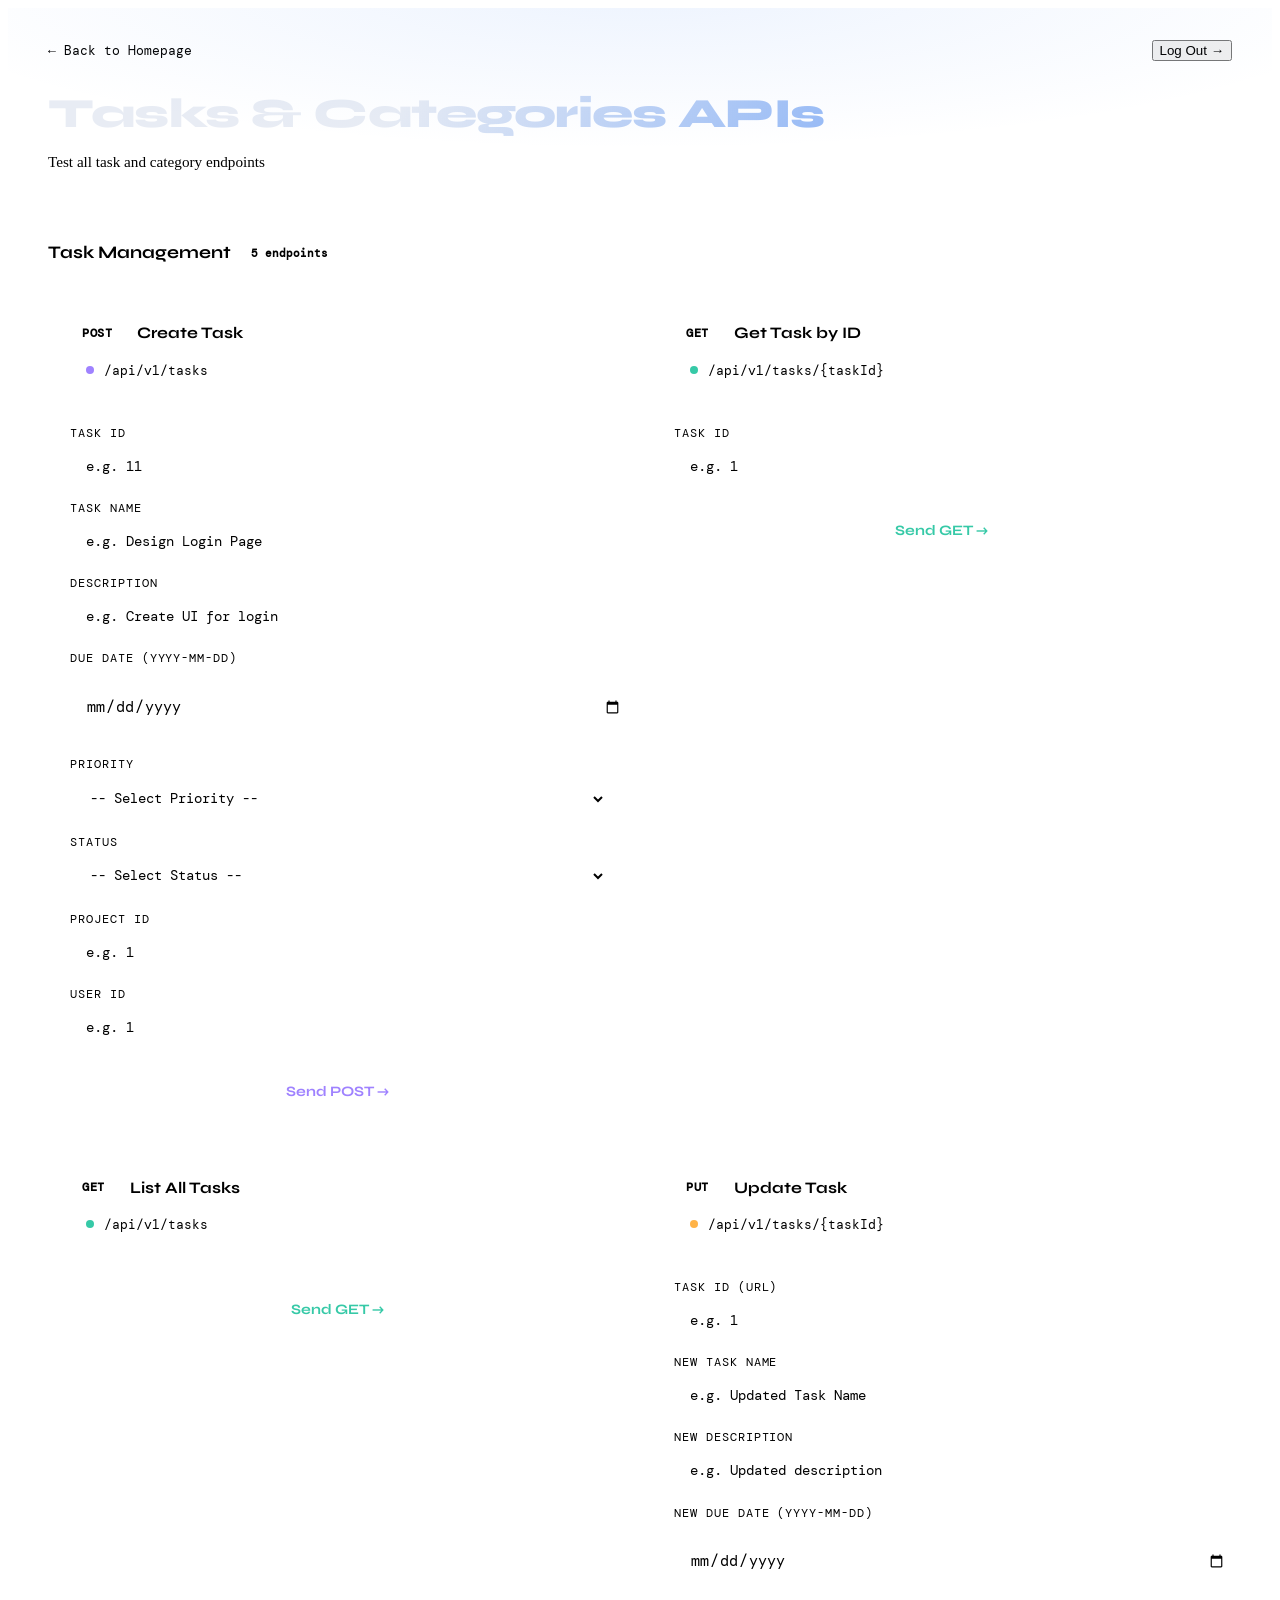
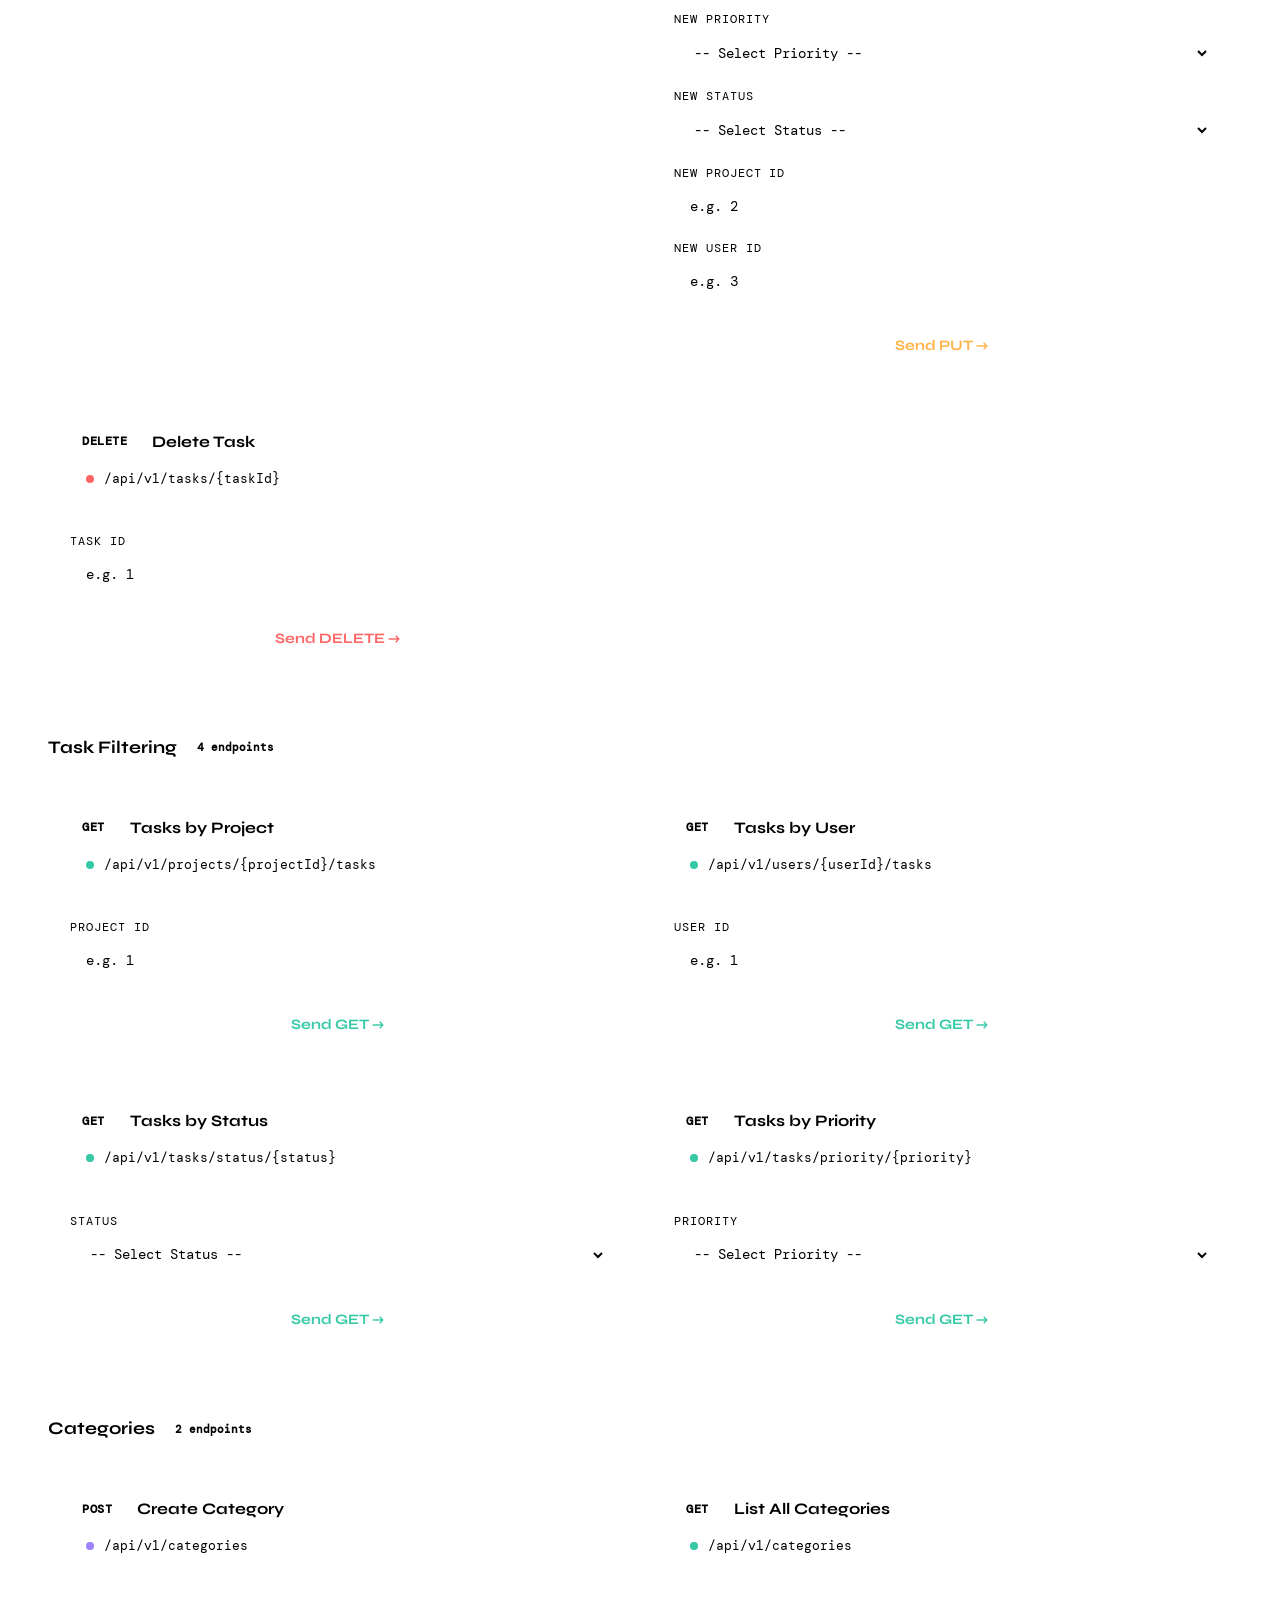
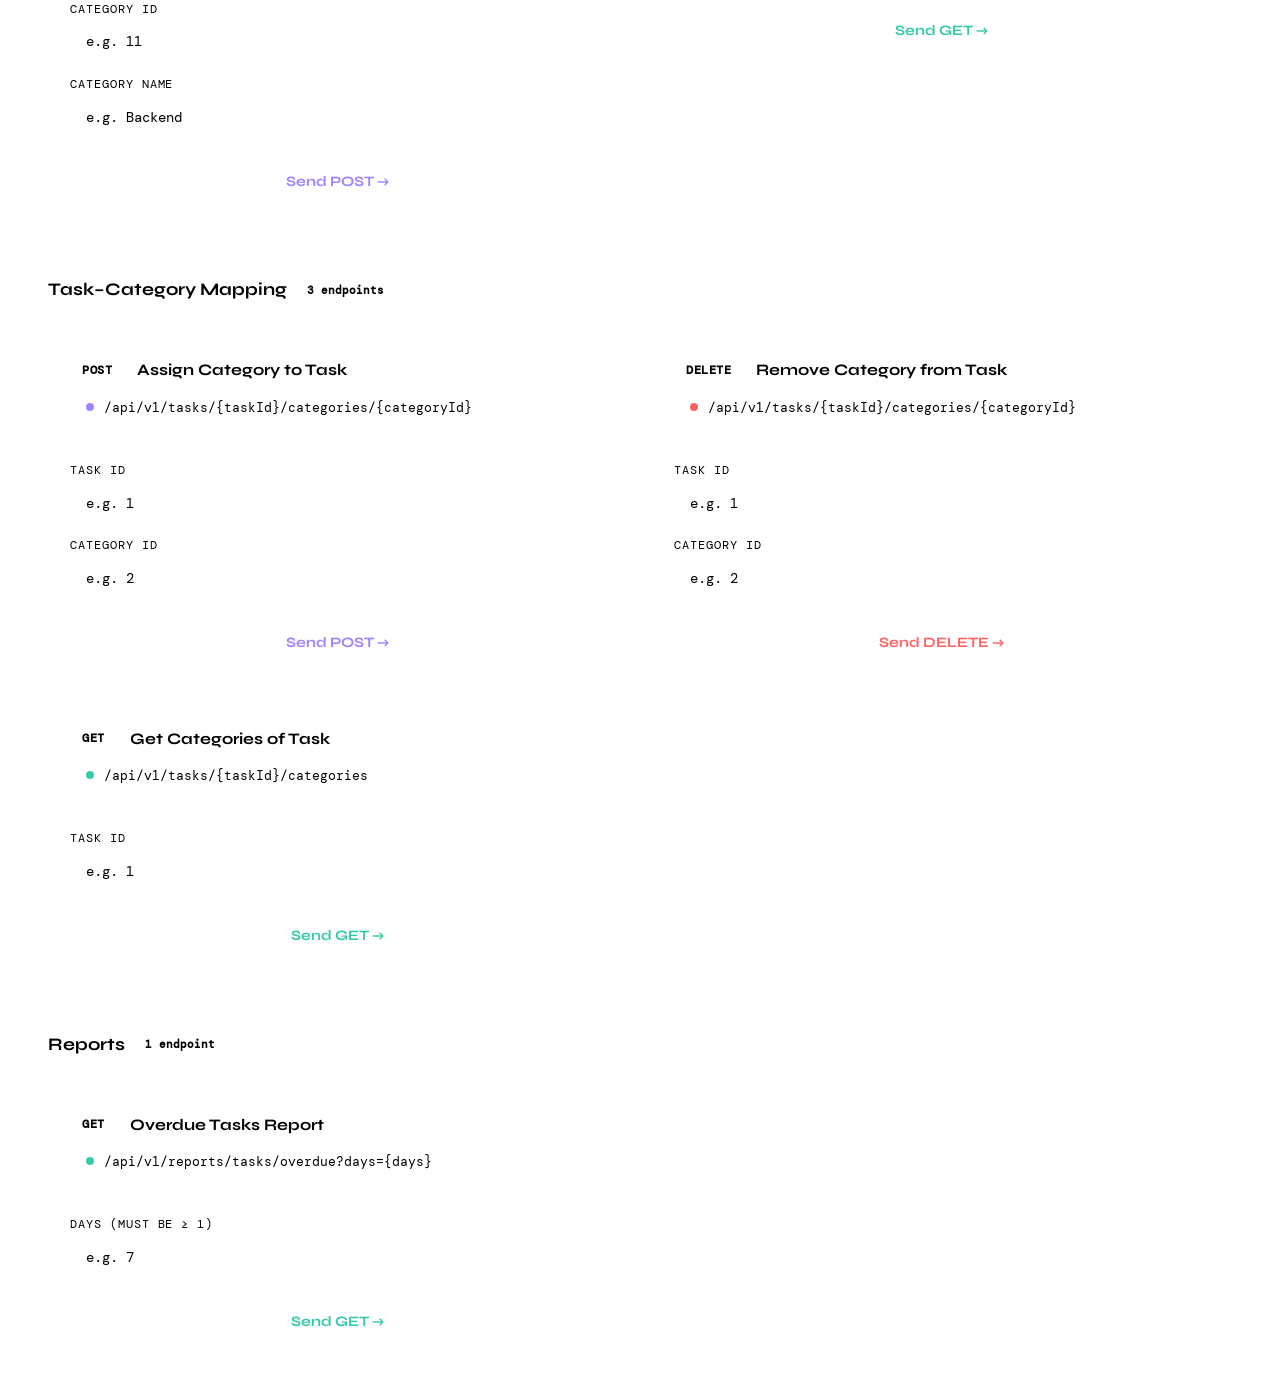
<file: src/main/resources/templates/task-api.html>
<!DOCTYPE html>
<html xmlns:th="http://www.thymeleaf.org" lang="en">
<head>
  <meta charset="UTF-8" />
  <meta name="viewport" content="width=device-width, initial-scale=1.0" />
  <title>Tasks &amp; Categories — Task Management</title>
  <link rel="preconnect" href="https://fonts.googleapis.com" />
  <link href="https://fonts.googleapis.com/css2?family=Syne:wght@400;700;800&family=DM+Mono:wght@400;500&family=DM+Sans:wght@300;400;500&display=swap" rel="stylesheet" />
  <link rel="stylesheet" th:href="@{/css/style.css}" />
  <style>
    /* ── Page header ── */
    .page-header {
        padding: 2rem 2.5rem 1.5rem;
        border-bottom: 1px solid var(--border);
        background: linear-gradient(180deg, #0e1220 0%, var(--bg) 100%);
        position: relative;
    }
    .page-header::before {
        content: '';
        position: absolute;
        inset: 0;
        background: radial-gradient(ellipse 60% 80% at 50% -10%, rgba(79,142,247,0.10), transparent);
        pointer-events: none;
    }
    .header-top-bar {
        display: flex;
        justify-content: space-between;
        align-items: center;
        margin-bottom: 1rem;
    }
    .page-header .back-link {
        color: var(--muted);
        font-family: 'DM Mono', monospace;
        font-size: 0.82rem;
        text-decoration: none;
    }
    .page-header .back-link:hover { color: var(--accent); }
    .page-header h1 {
        font-family: 'Syne', sans-serif;
        font-weight: 800;
        font-size: clamp(1.8rem, 4vw, 2.6rem);
        letter-spacing: -0.02em;
        background: linear-gradient(135deg, #e8ecf4 30%, #4f8ef7);
        -webkit-background-clip: text;
        -webkit-text-fill-color: transparent;
        background-clip: text;
        margin-bottom: 0.4rem;
    }
    .page-header p { color: var(--muted); font-size: 0.95rem; }

    /* ── Section heading ── */
    .section-heading {
        font-family: 'Syne', sans-serif;
        font-weight: 700;
        font-size: 1.1rem;
        color: var(--text);
        padding: 2rem 2.5rem 1rem;
        border-bottom: 1px solid var(--border);
        display: flex;
        align-items: center;
        gap: 0.6rem;
    }
    .section-heading .section-badge {
        background: var(--tag-bg);
        border: 1px solid var(--tag-border);
        color: var(--accent);
        font-family: 'DM Mono', monospace;
        font-size: 0.68rem;
        padding: 2px 10px;
        border-radius: 20px;
    }

    /* ── API grid ── */
    .api-section { padding: 1.5rem 2.5rem; }
    .api-grid {
        display: grid;
        grid-template-columns: repeat(2, 1fr);
        gap: 1.5rem;
    }
    @media (max-width: 700px) {
        .api-grid { grid-template-columns: 1fr; }
        .api-section { padding: 1rem; }
    }

    /* ── API card ── */
    .api-card {
        background: var(--card);
        border: 1px solid var(--border);
        border-radius: 16px;
        overflow: hidden;
        transition: border-color 0.2s;
    }
    .api-card:hover { border-color: rgba(79,142,247,0.3); }
    .api-card-header {
        padding: 1.1rem 1.4rem;
        border-bottom: 1px solid var(--border);
        background: rgba(255,255,255,0.02);
    }
    .api-card-header .header-top {
        display: flex;
        align-items: center;
        gap: 0.8rem;
        margin-bottom: 0.6rem;
    }
    .api-card-header .method {
        font-family: 'DM Mono', monospace;
        font-size: 0.75rem;
        font-weight: 600;
        padding: 4px 12px;
        border-radius: 5px;
        letter-spacing: 0.04em;
        flex-shrink: 0;
    }
    .api-card-header .endpoint-title {
        font-family: 'Syne', sans-serif;
        font-weight: 700;
        font-size: 1rem;
        color: var(--text);
    }
    .api-card-header .endpoint-url {
        display: flex;
        align-items: center;
        gap: 0.6rem;
        background: var(--surface);
        border: 1px solid var(--border);
        border-radius: 8px;
        padding: 0.45rem 1rem;
    }
    .url-method-dot {
        width: 8px; height: 8px;
        border-radius: 50%; flex-shrink: 0;
    }
    .dot-get    { background: #36c9a7; }
    .dot-post   { background: #9f82ff; }
    .dot-delete { background: #ff6363; }
    .dot-put    { background: #ffb347; }
    .api-card-header .url-path {
        font-family: 'DM Mono', monospace;
        font-size: 0.82rem;
        color: var(--text);
        word-break: break-all;
    }
    .api-card-header .url-path .path-param { color: var(--accent); }

    /* ── Card body ── */
    .api-card-body { padding: 1.4rem; }
    .input-group { margin-bottom: 1rem; }
    .input-group label {
        display: block;
        font-family: 'DM Mono', monospace;
        font-size: 0.72rem;
        letter-spacing: 0.08em;
        text-transform: uppercase;
        color: var(--muted);
        margin-bottom: 0.4rem;
    }
    .input-group input, .input-group select {
        width: 100%;
        background: var(--surface);
        border: 1px solid var(--border);
        border-radius: 8px;
        padding: 0.65rem 1rem;
        color: var(--text);
        font-family: 'DM Mono', monospace;
        font-size: 0.85rem;
        outline: none;
        transition: border-color 0.2s;
    }
    .input-group input:focus,
    .input-group select:focus { border-color: var(--accent); }
    .input-group input::placeholder { color: var(--muted); }
    .input-group select option { background: var(--card); color: var(--text); }

    /* ── Date picker visibility fix ── */

input[type="date"] {
    color-scheme: dark;
    min-height: 48px;
    font-size: 0.92rem;
    cursor: pointer;
}

input[type="date"]::-webkit-calendar-picker-indicator {
    opacity: 1;
    filter: invert(1) brightness(1.6);
    cursor: pointer;
}
    /* ── Send buttons ── */
    .send-btn {
        width: 100%;
        margin-top: 0.6rem;
        padding: 0.7rem;
        border: none;
        border-radius: 8px;
        font-family: 'Syne', sans-serif;
        font-weight: 700;
        font-size: 0.9rem;
        cursor: pointer;
        transition: opacity 0.2s, transform 0.15s;
    }
    .send-btn:hover { opacity: 0.88; transform: translateY(-1px); }
    .btn-get    { background: var(--get-bg);  border: 1px solid var(--get-border);  color: #36c9a7; }
    .btn-post   { background: var(--post-bg); border: 1px solid var(--post-border); color: #9f82ff; }
    .btn-put    { background: var(--put-bg);  border: 1px solid var(--put-border);  color: #ffb347; }
    .btn-delete { background: var(--del-bg);  border: 1px solid var(--del-border);  color: #ff6363; }
  </style>
</head>
<body>

<!-- ── PAGE HEADER ── -->
<div class="page-header">
  <div class="header-top-bar">
    <a th:href="@{/}" class="back-link">← Back to Homepage</a>
    <form th:action="@{/logout}" method="post">
      <button type="submit" class="logout-btn">Log Out →</button>
    </form>
  </div>
  <h1>Tasks &amp; Categories APIs</h1>
  <p>Test all task and category endpoints</p>
</div>

<!-- ── TASK MANAGEMENT ── -->
<div class="section-heading">
  Task Management
  <span class="section-badge">5 endpoints</span>
</div>
<div class="api-section">
  <div class="api-grid">

    <!-- CREATE TASK -->
    <div class="api-card">
      <div class="api-card-header">
        <div class="header-top">
          <span class="method POST">POST</span>
          <span class="endpoint-title">Create Task</span>
        </div>
        <div class="endpoint-url">
          <span class="url-method-dot dot-post"></span>
          <span class="url-path">/api/v1/tasks</span>
        </div>
      </div>
      <div class="api-card-body">
        <div class="input-group">
          <label>Task ID</label>
          <input type="number" min="1" step="1" id="createTaskId" placeholder="e.g. 11" />
        </div>
        <div class="input-group">
          <label>Task Name</label>
          <input id="createTaskName" placeholder="e.g. Design Login Page" />
        </div>
        <div class="input-group">
          <label>Description</label>
          <input id="createTaskDesc" placeholder="e.g. Create UI for login" />
        </div>
        <div class="input-group">
          <label>Due Date (YYYY-MM-DD)</label>
          <input type="date" id="createTaskDue">
        </div>
        <div class="input-group">
          <label>Priority</label>
          <select id="createTaskPriority">
            <option value="">-- Select Priority --</option>
            <option value="High">High</option>
            <option value="Medium">Medium</option>
            <option value="Low">Low</option>
          </select>
        </div>
        <div class="input-group">
          <label>Status</label>
          <select id="createTaskStatus">
            <option value="">-- Select Status --</option>
            <option value="Pending">Pending</option>
            <option value="In Progress">In Progress</option>
            <option value="Completed">Completed</option>
          </select>
        </div>
        <div class="input-group">
          <label>Project ID</label>
          <input type="number" min="1" step="1" id="createTaskProjectId" placeholder="e.g. 1" />
        </div>
        <div class="input-group">
          <label>User ID</label>
          <input type="number" min="1" step="1" id="createTaskUserId" placeholder="e.g. 1" />
        </div>
        <button class="send-btn btn-post" onclick="createTask()">Send POST →</button>
      </div>
    </div>

    <!-- GET TASK BY ID -->
    <div class="api-card">
      <div class="api-card-header">
        <div class="header-top">
          <span class="method GET">GET</span>
          <span class="endpoint-title">Get Task by ID</span>
        </div>
        <div class="endpoint-url">
          <span class="url-method-dot dot-get"></span>
          <span class="url-path">/api/v1/tasks/<span class="path-param">{taskId}</span></span>
        </div>
      </div>
      <div class="api-card-body">
        <div class="input-group">
          <label>Task ID</label>
          <input type="number" min="1" step="1" id="getTaskId" placeholder="e.g. 1" />
        </div>
        <button class="send-btn btn-get" onclick="getTaskById()">Send GET →</button>
      </div>
    </div>

    <!-- LIST ALL TASKS -->
    <div class="api-card">
      <div class="api-card-header">
        <div class="header-top">
          <span class="method GET">GET</span>
          <span class="endpoint-title">List All Tasks</span>
        </div>
        <div class="endpoint-url">
          <span class="url-method-dot dot-get"></span>
          <span class="url-path">/api/v1/tasks</span>
        </div>
      </div>
      <div class="api-card-body">
        <button class="send-btn btn-get" onclick="getAllTasks()">Send GET →</button>
      </div>
    </div>

    <!-- UPDATE TASK -->
    <div class="api-card">
      <div class="api-card-header">
        <div class="header-top">
          <span class="method PUT">PUT</span>
          <span class="endpoint-title">Update Task</span>
        </div>
        <div class="endpoint-url">
          <span class="url-method-dot dot-put"></span>
          <span class="url-path">/api/v1/tasks/<span class="path-param">{taskId}</span></span>
        </div>
      </div>
      <div class="api-card-body">
        <div class="input-group">
          <label>Task ID (URL)</label>
          <input type="number" min="1" step="1" id="updateTaskId" placeholder="e.g. 1" />
        </div>
        <div class="input-group">
          <label>New Task Name</label>
          <input id="updateTaskName" placeholder="e.g. Updated Task Name" />
        </div>
        <div class="input-group">
          <label>New Description</label>
          <input id="updateTaskDesc" placeholder="e.g. Updated description" />
        </div>
        <div class="input-group">
          <label>New Due Date (YYYY-MM-DD)</label>
          <input type="date" id="updateTaskDue">
        </div>
        <div class="input-group">
          <label>New Priority</label>
          <select id="updateTaskPriority">
            <option value="">-- Select Priority --</option>
            <option value="High">High</option>
            <option value="Medium">Medium</option>
            <option value="Low">Low</option>
          </select>
        </div>
        <div class="input-group">
          <label>New Status</label>
          <select id="updateTaskStatus">
            <option value="">-- Select Status --</option>
            <option value="Pending">Pending</option>
            <option value="In Progress">In Progress</option>
            <option value="Completed">Completed</option>
          </select>
        </div>
        <div class="input-group">
          <label>New Project ID</label>
          <input type="number" min="1" step="1" id="updateTaskProjectId" placeholder="e.g. 2" />
        </div>
        <div class="input-group">
          <label>New User ID</label>
          <input type="number" min="1" step="1" id="updateTaskUserId" placeholder="e.g. 3" />
        </div>
        <button class="send-btn btn-put" onclick="updateTask()">Send PUT →</button>
      </div>
    </div>

    <!-- DELETE TASK -->
    <div class="api-card">
      <div class="api-card-header">
        <div class="header-top">
          <span class="method DELETE">DELETE</span>
          <span class="endpoint-title">Delete Task</span>
        </div>
        <div class="endpoint-url">
          <span class="url-method-dot dot-delete"></span>
          <span class="url-path">/api/v1/tasks/<span class="path-param">{taskId}</span></span>
        </div>
      </div>
      <div class="api-card-body">
        <div class="input-group">
          <label>Task ID</label>
          <input type="number" min="1" step="1" id="deleteTaskId" placeholder="e.g. 1" />
        </div>
        <button class="send-btn btn-delete" onclick="deleteTask()">Send DELETE →</button>
      </div>
    </div>

  </div>
</div>

<!-- ── TASK FILTERING ── -->
<div class="section-heading">
  Task Filtering
  <span class="section-badge">4 endpoints</span>
</div>
<div class="api-section">
  <div class="api-grid">

    <div class="api-card">
      <div class="api-card-header">
        <div class="header-top">
          <span class="method GET">GET</span>
          <span class="endpoint-title">Tasks by Project</span>
        </div>
        <div class="endpoint-url">
          <span class="url-method-dot dot-get"></span>
          <span class="url-path">/api/v1/projects/<span class="path-param">{projectId}</span>/tasks</span>
        </div>
      </div>
      <div class="api-card-body">
        <div class="input-group">
          <label>Project ID</label>
          <input type="number" min="1" step="1" id="filterProjectId" placeholder="e.g. 1" />
        </div>
        <button class="send-btn btn-get" onclick="getTasksByProject()">Send GET →</button>
      </div>
    </div>

    <div class="api-card">
      <div class="api-card-header">
        <div class="header-top">
          <span class="method GET">GET</span>
          <span class="endpoint-title">Tasks by User</span>
        </div>
        <div class="endpoint-url">
          <span class="url-method-dot dot-get"></span>
          <span class="url-path">/api/v1/users/<span class="path-param">{userId}</span>/tasks</span>
        </div>
      </div>
      <div class="api-card-body">
        <div class="input-group">
          <label>User ID</label>
          <input type="number" min="1" step="1" id="filterUserId" placeholder="e.g. 1" />
        </div>
        <button class="send-btn btn-get" onclick="getTasksByUser()">Send GET →</button>
      </div>
    </div>

    <div class="api-card">
      <div class="api-card-header">
        <div class="header-top">
          <span class="method GET">GET</span>
          <span class="endpoint-title">Tasks by Status</span>
        </div>
        <div class="endpoint-url">
          <span class="url-method-dot dot-get"></span>
          <span class="url-path">/api/v1/tasks/status/<span class="path-param">{status}</span></span>
        </div>
      </div>
      <div class="api-card-body">
        <div class="input-group">
          <label>Status</label>
          <select id="filterStatus">
            <option value="">-- Select Status --</option>
            <option value="Pending">Pending</option>
            <option value="In Progress">In Progress</option>
            <option value="Completed">Completed</option>
          </select>
        </div>
        <button class="send-btn btn-get" onclick="getTasksByStatus()">Send GET →</button>
      </div>
    </div>

    <div class="api-card">
      <div class="api-card-header">
        <div class="header-top">
          <span class="method GET">GET</span>
          <span class="endpoint-title">Tasks by Priority</span>
        </div>
        <div class="endpoint-url">
          <span class="url-method-dot dot-get"></span>
          <span class="url-path">/api/v1/tasks/priority/<span class="path-param">{priority}</span></span>
        </div>
      </div>
      <div class="api-card-body">
        <div class="input-group">
          <label>Priority</label>
          <select id="filterPriority">
            <option value="">-- Select Priority --</option>
            <option value="High">High</option>
            <option value="Medium">Medium</option>
            <option value="Low">Low</option>
          </select>
        </div>
        <button class="send-btn btn-get" onclick="getTasksByPriority()">Send GET →</button>
      </div>
    </div>

  </div>
</div>

<!-- ── CATEGORIES ── -->
<div class="section-heading">
  Categories
  <span class="section-badge">2 endpoints</span>
</div>
<div class="api-section">
  <div class="api-grid">

    <div class="api-card">
      <div class="api-card-header">
        <div class="header-top">
          <span class="method POST">POST</span>
          <span class="endpoint-title">Create Category</span>
        </div>
        <div class="endpoint-url">
          <span class="url-method-dot dot-post"></span>
          <span class="url-path">/api/v1/categories</span>
        </div>
      </div>
      <div class="api-card-body">
        <div class="input-group">
          <label>Category ID</label>
          <input type="number" min="1" step="1" id="createCatId" placeholder="e.g. 11" />
        </div>
        <div class="input-group">
          <label>Category Name</label>
          <input id="createCatName" placeholder="e.g. Backend" />
        </div>
        <button class="send-btn btn-post" onclick="createCategory()">Send POST →</button>
      </div>
    </div>

    <div class="api-card">
      <div class="api-card-header">
        <div class="header-top">
          <span class="method GET">GET</span>
          <span class="endpoint-title">List All Categories</span>
        </div>
        <div class="endpoint-url">
          <span class="url-method-dot dot-get"></span>
          <span class="url-path">/api/v1/categories</span>
        </div>
      </div>
      <div class="api-card-body">
        <button class="send-btn btn-get" onclick="getAllCategories()">Send GET →</button>
      </div>
    </div>

  </div>
</div>

<!-- ── TASK–CATEGORY MAPPING ── -->
<div class="section-heading">
  Task–Category Mapping
  <span class="section-badge">3 endpoints</span>
</div>
<div class="api-section">
  <div class="api-grid">

    <div class="api-card">
      <div class="api-card-header">
        <div class="header-top">
          <span class="method POST">POST</span>
          <span class="endpoint-title">Assign Category to Task</span>
        </div>
        <div class="endpoint-url">
          <span class="url-method-dot dot-post"></span>
          <span class="url-path">/api/v1/tasks/<span class="path-param">{taskId}</span>/categories/<span class="path-param">{categoryId}</span></span>
        </div>
      </div>
      <div class="api-card-body">
        <div class="input-group">
          <label>Task ID</label>
          <input type="number" min="1" step="1" id="assignTaskId" placeholder="e.g. 1" />
        </div>
        <div class="input-group">
          <label>Category ID</label>
          <input type="number" min="1" step="1" id="assignCatId" placeholder="e.g. 2" />
        </div>
        <button class="send-btn btn-post" onclick="assignCategory()">Send POST →</button>
      </div>
    </div>

    <div class="api-card">
      <div class="api-card-header">
        <div class="header-top">
          <span class="method DELETE">DELETE</span>
          <span class="endpoint-title">Remove Category from Task</span>
        </div>
        <div class="endpoint-url">
          <span class="url-method-dot dot-delete"></span>
          <span class="url-path">/api/v1/tasks/<span class="path-param">{taskId}</span>/categories/<span class="path-param">{categoryId}</span></span>
        </div>
      </div>
      <div class="api-card-body">
        <div class="input-group">
          <label>Task ID</label>
          <input type="number" min="1" step="1" id="removeCatTaskId" placeholder="e.g. 1" />
        </div>
        <div class="input-group">
          <label>Category ID</label>
          <input type="number" min="1" step="1" id="removeCatId" placeholder="e.g. 2" />
        </div>
        <button class="send-btn btn-delete" onclick="removeCategory()">Send DELETE →</button>
      </div>
    </div>

    <div class="api-card">
      <div class="api-card-header">
        <div class="header-top">
          <span class="method GET">GET</span>
          <span class="endpoint-title">Get Categories of Task</span>
        </div>
        <div class="endpoint-url">
          <span class="url-method-dot dot-get"></span>
          <span class="url-path">/api/v1/tasks/<span class="path-param">{taskId}</span>/categories</span>
        </div>
      </div>
      <div class="api-card-body">
        <div class="input-group">
          <label>Task ID</label>
          <input type="number" min="1" step="1" id="getCatTaskId" placeholder="e.g. 1" />
        </div>
        <button class="send-btn btn-get" onclick="getCategoriesForTask()">Send GET →</button>
      </div>
    </div>

  </div>
</div>

<!-- ── REPORTS ── -->
<div class="section-heading">
  Reports
  <span class="section-badge">1 endpoint</span>
</div>
<div class="api-section">
  <div class="api-grid">

    <div class="api-card">
      <div class="api-card-header">
        <div class="header-top">
          <span class="method GET">GET</span>
          <span class="endpoint-title">Overdue Tasks Report</span>
        </div>
        <div class="endpoint-url">
          <span class="url-method-dot dot-get"></span>
          <span class="url-path">/api/v1/reports/tasks/overdue?days=<span class="path-param">{days}</span></span>
        </div>
      </div>
      <div class="api-card-body">
        <div class="input-group">
          <label>Days (must be ≥ 1)</label>
          <input type="number" min="1" step="1" id="overdueDays" placeholder="e.g. 7" />
        </div>
        <button class="send-btn btn-get" onclick="getOverdueTasksReport()">Send GET →</button>
      </div>
    </div>

  </div>
</div>

<script>
  // ─────────────────────────────────────────────────────────────────────────
  // CONSTANTS
  // ─────────────────────────────────────────────────────────────────────────

  const BASE         = "/api/v1";
  const MODULE_TITLE = "Tasks & Categories";

  // ─────────────────────────────────────────────────────────────────────────
  // RESPONSE NAVIGATION
  //
  // FIX: switched from localStorage to URL query param (?data=...).
  //
  // Why this is better than localStorage:
  //   1. localStorage is shared across all tabs of the same origin.
  //      If a teammate opens response-view.html at the same time as you,
  //      your data overwrites theirs (and vice versa). URL params are
  //      per-tab and isolated.
  //   2. Each response-view tab is completely self-contained — the data
  //      travels with the URL, not a side-channel.
  //   3. No need for localStorage.removeItem() cleanup.
  //   4. Bookmarkable / shareable for debugging.
  //
  // response-view.html already supports ?data= param — see its script block.
  // ─────────────────────────────────────────────────────────────────────────

  /**
   * Opens the response-view tab with the given payload encoded in the URL.
   * Does NOT touch localStorage — zero impact on teammates.
   *
   * @param {object} payload - The data object to render
   * @param {string} [title]  - Module label shown in the response view header
   */
  function openResponseTab(payload, title = MODULE_TITLE) {
    // response-view.html reads payload.status for the status pill.
    // All callers pass httpStatus, so we normalise it here once.
    const { httpStatus, ...rest } = payload;
    const fullPayload = {
      module: title,
      status: httpStatus !== undefined ? httpStatus : rest.status,
      ...rest
    };
    const encoded = encodeURIComponent(JSON.stringify(fullPayload));
    window.open("/response-view?data=" + encoded, "_blank");
  }

  /**
   * Convenience wrapper for error responses.
   *
   * FIX: previously passed hardcoded error:"Error" — now passes through
   * the actual error text from the backend response.
   *
   * @param {string} message   - Backend error message
   * @param {number} [status]  - HTTP status code (e.g. 404, 409)
   * @param {string} [error]   - Backend error label (e.g. "Not Found")
   * @param {string} [ts]      - Timestamp string from backend
   * @param {string} [title]   - Module label
   */
  function openErrorTab(message, status = 500, error = "Error", ts = null, title = MODULE_TITLE) {
    openResponseTab({
      isError   : true,
      httpStatus: status,
      error     : error,
      message   : message,
      timestamp : ts || new Date().toISOString()
    }, title);
  }

  // ─────────────────────────────────────────────────────────────────────────
  // UTILITY HELPERS
  // ─────────────────────────────────────────────────────────────────────────

  /** Safely parse a JSON text; returns the raw text if it isn't valid JSON. */
  function parseBody(text) {
    if (!text) return null;
    try { return JSON.parse(text); }
    catch { return text; }
  }

  /**
   * Central fetch wrapper.
   *
   * On success: returns { status, body }
   * On error  : throws  { status, message, error, timestamp, body }
   *
   * FIX: previously extracted only body.message || body.error.
   * Now also extracts body.timestamp so the response-view table can show it.
   * Also extracts body.error label (e.g. "Not Found") separately from message.
   */
  async function apiCall(url, options = {}) {
    const res  = await fetch(url, options);
    const text = await res.text();
    const body = parseBody(text);

    if (!res.ok) {
      // Extract structured fields from backend error response
      const message   = (body && typeof body === "object" && body.message)
                      || (typeof body === "string" && body.trim())
                      || `HTTP ${res.status}`;
      const errorLabel = (body && typeof body === "object" && body.error) || "Error";
      const timestamp  = (body && typeof body === "object" && body.timestamp) || null;

      throw { status: res.status, message, error: errorLabel, timestamp, body };
    }

    return { status: res.status, body };
  }

  /**
   * Validate that a field intended as a numeric ID is not empty and is
   * a valid positive integer. Returns the parsed integer, or throws a
   * client-side error that openErrorTab can render.
   *
   * FIX: Previously parseInt("") returned NaN, which JSON.stringify
   * silently converts to null. The backend then received null IDs.
   *
   * @param {string} value     - Raw string from the input field
   * @param {string} fieldName - Human-readable name for the error message
   * @returns {number}
   */
  function requireId(value, fieldName) {
    const trimmed = (value || "").trim();
    if (!trimmed) {
      throw { status: 400, message: `${fieldName} is required.`, error: "Validation Error", timestamp: new Date().toISOString() };
    }
    const parsed = parseInt(trimmed, 10);
    if (isNaN(parsed) || parsed <= 0) {
      throw { status: 400, message: `${fieldName} must be a positive number.`, error: "Validation Error", timestamp: new Date().toISOString() };
    }
    return parsed;
  }

  /**
   * Validate that a required text field (select or input) is not empty.
   *
   * FIX: Previously filter dropdowns called the API with an empty string
   * in the URL when no option was selected — e.g. /api/v1/tasks/status/
   * This validates before the fetch so the user sees a clear error.
   *
   * @param {string} value     - Raw string from the field
   * @param {string} fieldName - Human-readable name for the error message
   * @returns {string}
   */
  function requireText(value, fieldName) {
    const trimmed = (value || "").trim();
    if (!trimmed) {
      throw { status: 400, message: `${fieldName} is required.`, error: "Validation Error", timestamp: new Date().toISOString() };
    }
    return trimmed;
  }

  // ─────────────────────────────────────────────────────────────────────────
  // TASK ENDPOINTS
  // ─────────────────────────────────────────────────────────────────────────

  /**
   * POST /api/v1/tasks
   *
   * FIX (critical): the original function had a broken try-block — it called
   * openResponseTab inside the try using variables `message` and `title`
   * that were never defined in that scope. This caused a ReferenceError on
   * every successful POST, meaning success responses were never displayed.
   *
   * Fix: replaced with the correct openResponseTab call using `body` and
   * `status` from the apiCall response.
   *
   * FIX: parseInt on empty string returns NaN → replaced with requireId().
   */
  async function createTask() {
    try {
      const taskID     = requireId(document.getElementById("createTaskId").value, "Task ID");
      const projectID  = requireId(document.getElementById("createTaskProjectId").value, "Project ID");
      const userID     = requireId(document.getElementById("createTaskUserId").value, "User ID");
      const taskName   = requireText(document.getElementById("createTaskName").value, "Task Name");
      const priority   = requireText(document.getElementById("createTaskPriority").value, "Priority");
      const status     = requireText(document.getElementById("createTaskStatus").value, "Status");

      const descRaw = document.getElementById("createTaskDesc").value;
      if (descRaw.length > 0 && descRaw.trim() === "") {
        throw { status: 400, message: "Description cannot be blank. Provide a valid description or leave the field empty.", error: "Validation Error", timestamp: new Date().toISOString() };
      }
      const description = descRaw.trim() || null;

      const dueDateRaw = document.getElementById("createTaskDue").value;
      if (!dueDateRaw) {
        throw { status: 400, message: "Due Date is required.", error: "Validation Error", timestamp: new Date().toISOString() };
      }

      const { status: httpStatus, body } = await apiCall(BASE + "/tasks", {
        method : "POST",
        headers: { "Content-Type": "application/json" },
        body   : JSON.stringify({
          taskID,
          taskName,
          description,
          dueDate    : dueDateRaw,
          priority,
          status,
          projectID,
          userID
        })
      });

      // FIX: was broken — now correctly opens the success response
      openResponseTab({
        httpStatus,
        message: "Task created successfully",
        data   : body
      });

    } catch (err) {
      openErrorTab(err.message || "Failed to create task", err.status || 500, err.error || "Error", err.timestamp);
    }
  }

  /**
   * GET /api/v1/tasks/{taskId}
   *
   * FIX: requireId() prevents empty/NaN path variable.
   */
  async function getTaskById() {
    try {
      const id = requireId(document.getElementById("getTaskId").value, "Task ID");
      const { status, body } = await apiCall(BASE + "/tasks/" + id);
      openResponseTab({ httpStatus: status, data: body });
    } catch (err) {
      openErrorTab(err.message || "Request failed", err.status || 500, err.error || "Error", err.timestamp);
    }
  }

  /** GET /api/v1/tasks */
  async function getAllTasks() {
    try {
      const { status, body } = await apiCall(BASE + "/tasks");
      openResponseTab({ httpStatus: status, data: body });
    } catch (err) {
      openErrorTab(err.message || "Request failed", err.status || 500, err.error || "Error", err.timestamp);
    }
  }

  /**
   * PUT /api/v1/tasks/{taskId}
   *
   * FIX: requireId() for taskId, projectId, userId.
   */
  async function updateTask() {
    try {
      const id        = requireId(document.getElementById("updateTaskId").value, "Task ID");
      const projectID = requireId(document.getElementById("updateTaskProjectId").value, "Project ID");
      const userID    = requireId(document.getElementById("updateTaskUserId").value, "User ID");
      const taskName  = requireText(document.getElementById("updateTaskName").value, "Task Name");
      const priority  = requireText(document.getElementById("updateTaskPriority").value, "Priority");
      const status    = requireText(document.getElementById("updateTaskStatus").value, "Status");

      const descRaw = document.getElementById("updateTaskDesc").value;
      if (descRaw.length > 0 && descRaw.trim() === "") {
        throw { status: 400, message: "Description cannot be blank. Provide a valid description or leave the field empty.", error: "Validation Error", timestamp: new Date().toISOString() };
      }
      const description = descRaw.trim() || null;

      const dueDateRaw = document.getElementById("updateTaskDue").value;
      if (!dueDateRaw) {
        throw { status: 400, message: "Due Date is required.", error: "Validation Error", timestamp: new Date().toISOString() };
      }

      const { status: httpStatus, body } = await apiCall(BASE + "/tasks/" + id, {
        method : "PUT",
        headers: { "Content-Type": "application/json" },
        body   : JSON.stringify({
          taskID     : id,
          taskName,
          description,
          dueDate    : dueDateRaw,
          priority,
          status,
          projectID,
          userID
        })
      });

      openResponseTab({
        httpStatus: httpStatus,
        message   : "Task updated successfully",
        data      : body
      });
    } catch (err) {
      openErrorTab(err.message || "Failed to update task", err.status || 500, err.error || "Error", err.timestamp);
    }
  }

  /**
   * DELETE /api/v1/tasks/{taskId}
   *
   * FIX: requireId() prevents empty/NaN path variable.
   */
  async function deleteTask() {
    try {
      const id = requireId(document.getElementById("deleteTaskId").value, "Task ID");
      const { status } = await apiCall(BASE + "/tasks/" + id, { method: "DELETE" });

      openResponseTab({
        httpStatus: status,
        message   : "Task with ID " + id + " deleted successfully",
        data      : [{ taskID: id, status: "Deleted Successfully" }]
      });
    } catch (err) {
      openErrorTab(err.message || "Failed to delete task", err.status || 500, err.error || "Error", err.timestamp);
    }
  }

  // ─────────────────────────────────────────────────────────────────────────
  // TASK FILTERING
  // ─────────────────────────────────────────────────────────────────────────

  /**
   * GET /api/v1/projects/{projectId}/tasks
   * FIX: requireId() validation.
   */
  async function getTasksByProject() {
    try {
      const id = requireId(document.getElementById("filterProjectId").value, "Project ID");
      const { status, body } = await apiCall(BASE + "/projects/" + id + "/tasks");
      openResponseTab({ httpStatus: status, data: body });
    } catch (err) {
      openErrorTab(err.message || "Request failed", err.status || 500, err.error || "Error", err.timestamp);
    }
  }

  /**
   * GET /api/v1/users/{userId}/tasks
   * FIX: requireId() validation.
   */
  async function getTasksByUser() {
    try {
      const id = requireId(document.getElementById("filterUserId").value, "User ID");
      const { status, body } = await apiCall(BASE + "/users/" + id + "/tasks");
      openResponseTab({ httpStatus: status, data: body });
    } catch (err) {
      openErrorTab(err.message || "Request failed", err.status || 500, err.error || "Error", err.timestamp);
    }
  }

  /**
   * GET /api/v1/tasks/status/{status}
   *
   * FIX: previously called API with empty string when no option was selected.
   * requireText() now catches the empty selection before the fetch fires.
   */
  async function getTasksByStatus() {
    try {
      const statusValue = requireText(document.getElementById("filterStatus").value, "Status");
      const { status, body } = await apiCall(BASE + "/tasks/status/" + encodeURIComponent(statusValue));
      openResponseTab({ httpStatus: status, data: body });
    } catch (err) {
      openErrorTab(err.message || "Request failed", err.status || 500, err.error || "Error", err.timestamp);
    }
  }

  /**
   * GET /api/v1/tasks/priority/{priority}
   *
   * FIX: same as getTasksByStatus — requireText() guards empty selection.
   */
  async function getTasksByPriority() {
    try {
      const priority = requireText(document.getElementById("filterPriority").value, "Priority");
      const { status, body } = await apiCall(BASE + "/tasks/priority/" + encodeURIComponent(priority));
      openResponseTab({ httpStatus: status, data: body });
    } catch (err) {
      openErrorTab(err.message || "Request failed", err.status || 500, err.error || "Error", err.timestamp);
    }
  }

  // ─────────────────────────────────────────────────────────────────────────
  // CATEGORY ENDPOINTS
  // ─────────────────────────────────────────────────────────────────────────

  /**
   * POST /api/v1/categories
   * FIX: requireId() for categoryID, requireText() for categoryName.
   */
  async function createCategory() {
    try {
      const categoryID   = requireId(document.getElementById("createCatId").value, "Category ID");
      const categoryName = requireText(document.getElementById("createCatName").value, "Category Name");

      const { status, body } = await apiCall(BASE + "/categories", {
        method : "POST",
        headers: { "Content-Type": "application/json" },
        body   : JSON.stringify({ categoryID, categoryName })
      });

      openResponseTab({
        httpStatus: status,
        message   : "Category created successfully",
        data      : body
      });
    } catch (err) {
      openErrorTab(err.message || "Failed to create category", err.status || 500, err.error || "Error", err.timestamp);
    }
  }

  /** GET /api/v1/categories */
  async function getAllCategories() {
    try {
      const { status, body } = await apiCall(BASE + "/categories");
      openResponseTab({ httpStatus: status, data: body });
    } catch (err) {
      openErrorTab(err.message || "Request failed", err.status || 500, err.error || "Error", err.timestamp);
    }
  }

  // ─────────────────────────────────────────────────────────────────────────
  // TASK–CATEGORY MAPPING
  // ─────────────────────────────────────────────────────────────────────────

  /**
   * POST /api/v1/tasks/{taskId}/categories/{categoryId}
   * FIX: requireId() for both IDs.
   */
  async function assignCategory() {
    try {
      const taskId  = requireId(document.getElementById("assignTaskId").value, "Task ID");
      const catId   = requireId(document.getElementById("assignCatId").value, "Category ID");

      const { status } = await apiCall(
        BASE + "/tasks/" + taskId + "/categories/" + catId,
        { method: "POST" }
      );

      openResponseTab({
        httpStatus: status,
        message   : "Category " + catId + " assigned to Task " + taskId + " successfully"
      });
    } catch (err) {
      openErrorTab(err.message || "Failed to assign category", err.status || 500, err.error || "Error", err.timestamp);
    }
  }

  /**
   * DELETE /api/v1/tasks/{taskId}/categories/{categoryId}
   * FIX: requireId() for both IDs.
   */
  async function removeCategory() {
    try {
      const taskId = requireId(document.getElementById("removeCatTaskId").value, "Task ID");
      const catId  = requireId(document.getElementById("removeCatId").value, "Category ID");

      const { status } = await apiCall(
        BASE + "/tasks/" + taskId + "/categories/" + catId,
        { method: "DELETE" }
      );

      openResponseTab({
        httpStatus: status,
        message   : "Category " + catId + " removed from Task " + taskId + " successfully",
        data      : [{ taskID: taskId, categoryID: catId, result: "Removed Successfully" }]
      });
    } catch (err) {
      openErrorTab(err.message || "Failed to remove category", err.status || 500, err.error || "Error", err.timestamp);
    }
  }

  /**
   * GET /api/v1/tasks/{taskId}/categories
   * FIX: requireId() validation.
   */
  async function getCategoriesForTask() {
    try {
      const taskId = requireId(document.getElementById("getCatTaskId").value, "Task ID");
      const { status, body } = await apiCall(BASE + "/tasks/" + taskId + "/categories");
      openResponseTab({ httpStatus: status, data: body });
    } catch (err) {
      openErrorTab(err.message || "Request failed", err.status || 500, err.error || "Error", err.timestamp);
    }
  }

  // ─────────────────────────────────────────────────────────────────────────
  // REPORTS
  // ─────────────────────────────────────────────────────────────────────────

  /**
   * GET /api/v1/reports/tasks/overdue?days={days}
   *
   * FIX 1: previously fell back silently to || 7 when empty — the user
   *   received results without knowing a default was applied. Now raises
   *   a clear validation error for empty input.
   *
   * FIX 2: client-side validation rejects negative and zero values before
   *   the request is sent, giving an instant error without a round-trip.
   *   The backend also validates (service layer), so both are protected.
   *
   * FIX 3: non-numeric input (e.g. "abc") is caught before the fetch —
   *   previously it was URL-encoded and sent, causing a backend type
   *   mismatch error which was then rendered as a confusing 400.
   */
  async function getOverdueTasksReport() {
    try {
      // Step 1: require non-empty input
      const rawDays = requireText(document.getElementById("overdueDays").value, "Days");

      // Step 2: require numeric value
      const days = parseInt(rawDays, 10);
      if (isNaN(days)) {
        throw {
          status   : 400,
          message  : "Days must be a numeric value (e.g. 7).",
          error    : "Validation Error",
          timestamp: new Date().toISOString()
        };
      }

      // Step 3: require positive value
      if (days < 1) {
        throw {
          status   : 400,
          message  : "Days must be a positive number (minimum 1).",
          error    : "Validation Error",
          timestamp: new Date().toISOString()
        };
      }

      const { status, body } = await apiCall(
        BASE + "/reports/tasks/overdue?days=" + days
      );

      openResponseTab({ httpStatus: status, data: body }, "Overdue Tasks Report");

    } catch (err) {
      openErrorTab(
        err.message  || "Request failed",
        err.status   || 500,
        err.error    || "Error",
        err.timestamp,
        "Overdue Tasks Report"
      );
    }
  }
</script>
</body>
</html>
</file>
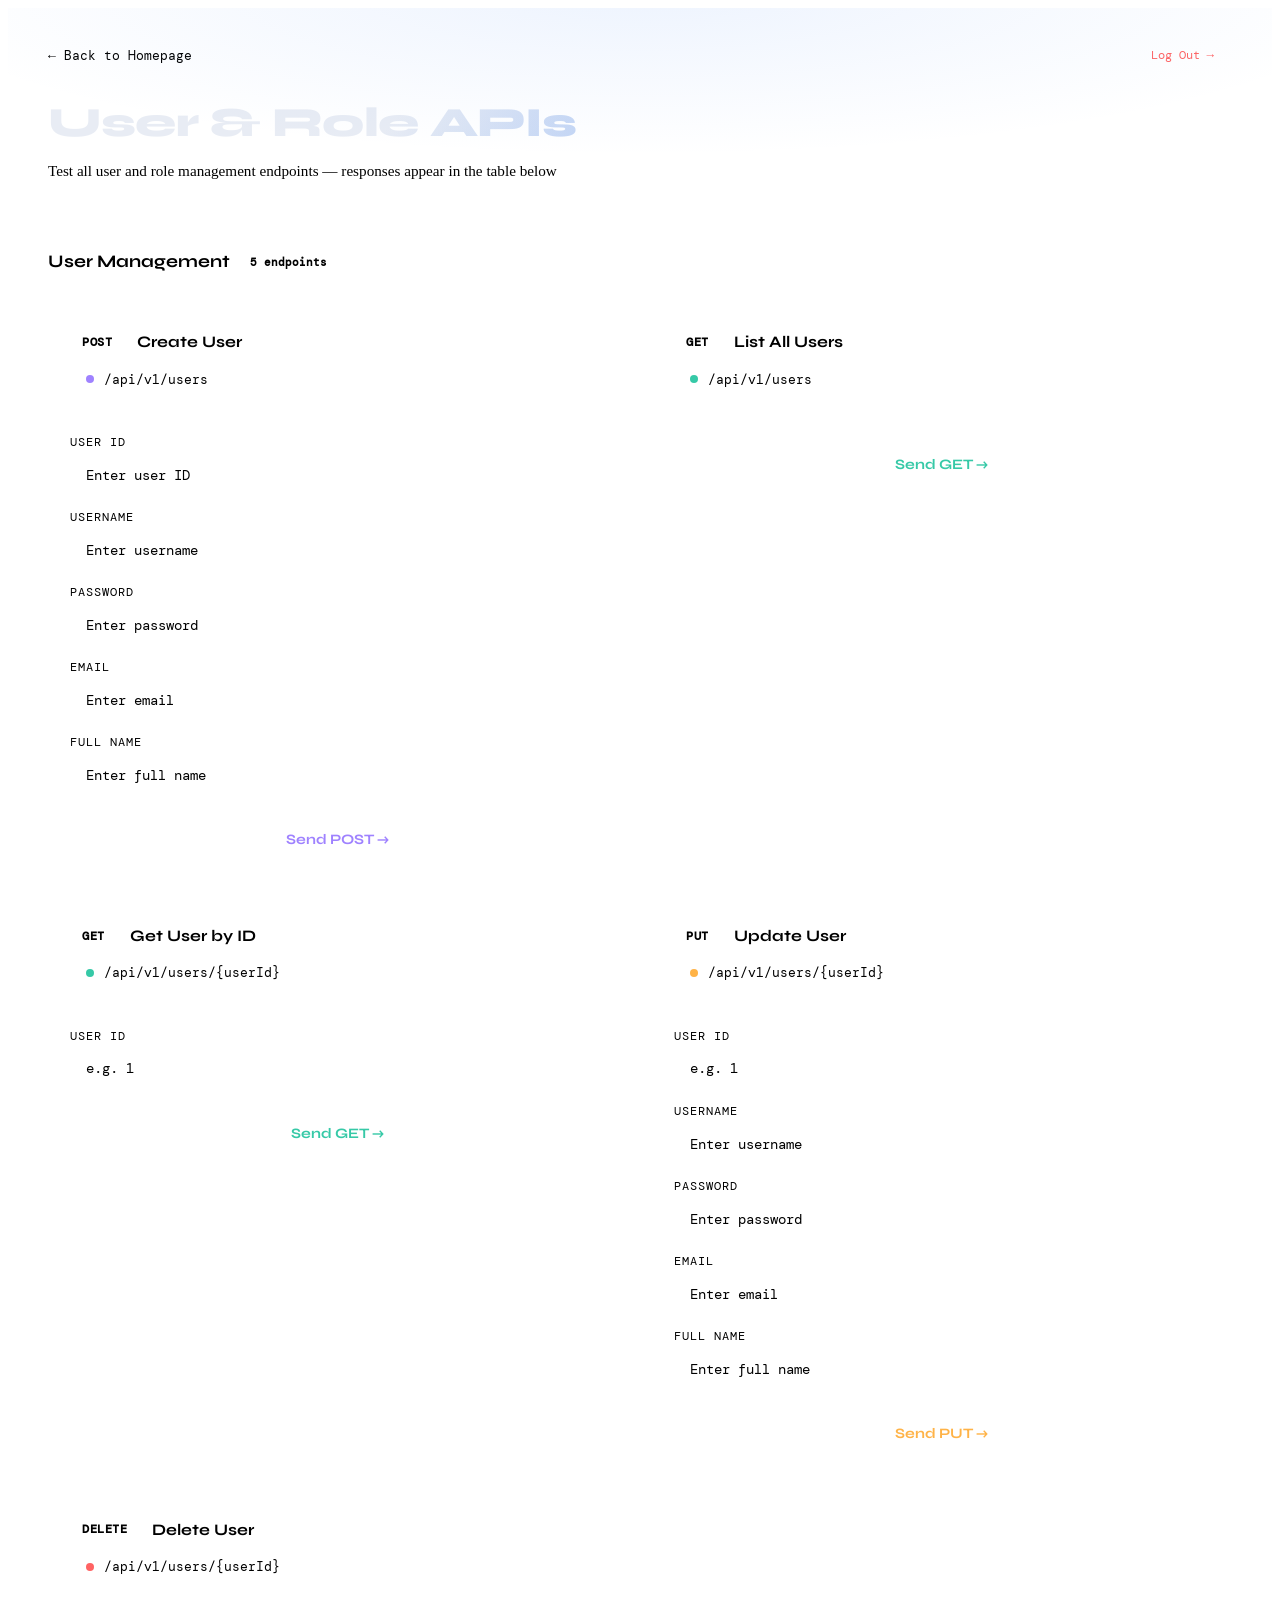
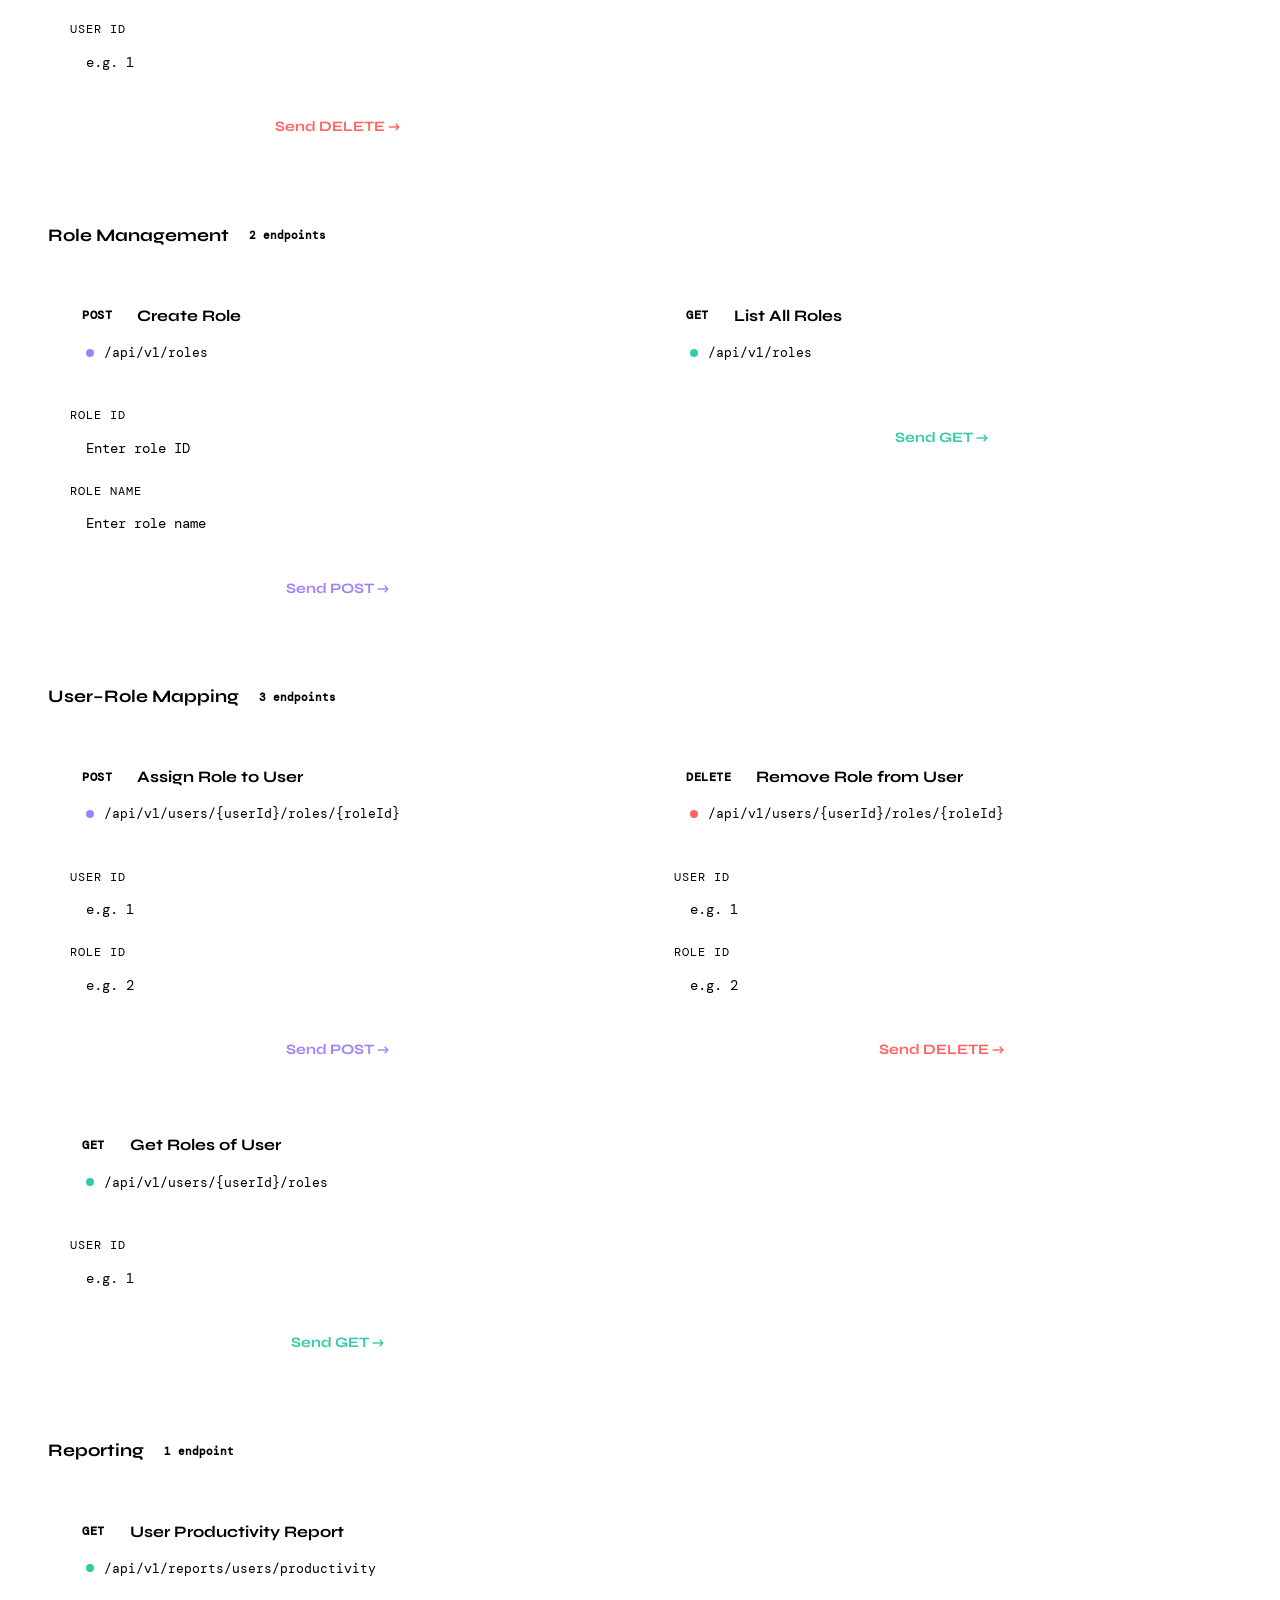
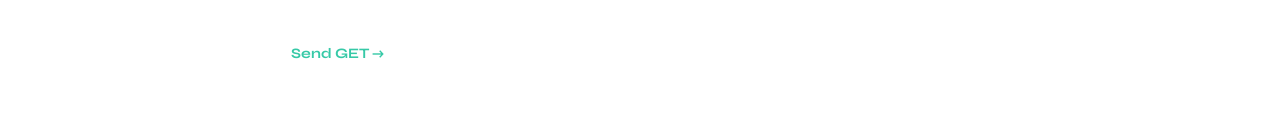
<file: src/main/resources/templates/users.html>
<!DOCTYPE html>
<html xmlns:th="http://www.thymeleaf.org" lang="en">
<head>

    <meta charset="UTF-8" />
    <meta name="viewport" content="width=device-width, initial-scale=1.0" />
    <title>User APIs — Task Management</title>
    <link rel="preconnect" href="https://fonts.googleapis.com" />
    <link href="https://fonts.googleapis.com/css2?family=Syne:wght@400;700;800&family=DM+Mono:wght@400;500&family=DM+Sans:wght@300;400;500&display=swap" rel="stylesheet" />
    <link rel="stylesheet" th:href="@{/css/style.css}" />

    <style>
        .page-header {
            padding: 2rem 2.5rem 1.5rem;
            border-bottom: 1px solid var(--border);
            background: linear-gradient(180deg, #0e1220 0%, var(--bg) 100%);
            position: relative;
        }
        .page-header::before {
            content: '';
            position: absolute;
            inset: 0;
            background: radial-gradient(ellipse 60% 80% at 50% -10%, rgba(79,142,247,0.10), transparent);
            pointer-events: none;
        }
        .header-top-bar {
            display: flex;
            justify-content: space-between;
            align-items: center;
            margin-bottom: 1rem;
        }
        .page-header .back-link {
            color: var(--muted);
            font-family: 'DM Mono', monospace;
            font-size: 0.82rem;
            text-decoration: none;
        }
        .page-header .back-link:hover { color: var(--accent); }
        .page-header h1 {
            font-family: 'Syne', sans-serif;
            font-weight: 800;
            font-size: clamp(1.8rem, 4vw, 2.6rem);
            letter-spacing: -0.02em;
            background: linear-gradient(135deg, #e8ecf4 30%, #4f8ef7);
            -webkit-background-clip: text;
            -webkit-text-fill-color: transparent;
            background-clip: text;
            margin-bottom: 0.4rem;
        }
        .page-header p { color: var(--muted); font-size: 0.95rem; }
        .logout-btn {
            background: var(--del-bg);
            border: 1px solid var(--del-border);
            color: #ff6363;
            font-family: 'DM Mono', monospace;
            font-size: 0.78rem;
            padding: 7px 18px;
            border-radius: 8px;
            cursor: pointer;
            transition: opacity 0.2s;
        }
        .logout-btn:hover { opacity: 0.8; }

        /* ── Section titles ── */
        .section-heading {
            font-family: 'Syne', sans-serif;
            font-weight: 700;
            font-size: 1.1rem;
            color: var(--text);
            padding: 2rem 2.5rem 1rem;
            border-bottom: 1px solid var(--border);
            display: flex;
            align-items: center;
            gap: 0.6rem;
        }
        .section-heading .section-badge {
            background: var(--tag-bg);
            border: 1px solid var(--tag-border);
            color: var(--accent);
            font-family: 'DM Mono', monospace;
            font-size: 0.68rem;
            padding: 2px 10px;
            border-radius: 20px;
        }

        /* ── API grid — 2 columns ── */
        .api-section { padding: 1.5rem 2.5rem; }
        .api-grid {
            display: grid;
            grid-template-columns: repeat(2, 1fr);
            gap: 1.5rem;
        }
        @media (max-width: 700px) {
            .api-grid { grid-template-columns: 1fr; }
        }

        .api-card {
            background: var(--card);
            border: 1px solid var(--border);
            border-radius: 16px;
            overflow: hidden;
            transition: border-color 0.2s;
        }
        .api-card:hover { border-color: rgba(79,142,247,0.3); }

        .api-card-header {
            padding: 1.1rem 1.4rem;
            border-bottom: 1px solid var(--border);
            background: rgba(255,255,255,0.02);
        }
        .api-card-header .header-top {
            display: flex;
            align-items: center;
            gap: 0.8rem;
            margin-bottom: 0.6rem;
        }
        .api-card-header .method {
            font-family: 'DM Mono', monospace;
            font-size: 0.75rem;
            font-weight: 600;
            padding: 4px 12px;
            border-radius: 5px;
            letter-spacing: 0.04em;
            flex-shrink: 0;
        }
        .api-card-header .endpoint-title {
            font-family: 'Syne', sans-serif;
            font-weight: 700;
            font-size: 1rem;
            color: var(--text);
        }
        .api-card-header .endpoint-url {
            display: flex;
            align-items: center;
            gap: 0.6rem;
            background: var(--surface);
            border: 1px solid var(--border);
            border-radius: 8px;
            padding: 0.45rem 1rem;
        }
        .url-method-dot {
            width: 8px; height: 8px;
            border-radius: 50%;
            flex-shrink: 0;
        }
        .dot-get    { background: #36c9a7; }
        .dot-post   { background: #9f82ff; }
        .dot-delete { background: #ff6363; }
        .dot-put    { background: #ffb347; }
        .api-card-header .url-path {
            font-family: 'DM Mono', monospace;
            font-size: 0.82rem;
            color: var(--text);
            word-break: break-all;
        }
        .api-card-header .url-path .path-param { color: var(--accent); }

        .api-card-body { padding: 1.4rem; }
        .input-group { margin-bottom: 1rem; }
        .input-group label {
            display: block;
            font-family: 'DM Mono', monospace;
            font-size: 0.72rem;
            letter-spacing: 0.08em;
            text-transform: uppercase;
            color: var(--muted);
            margin-bottom: 0.4rem;
        }
        .input-group input, .input-group textarea {
            width: 100%;
            background: var(--surface);
            border: 1px solid var(--border);
            border-radius: 8px;
            padding: 0.65rem 1rem;
            color: var(--text);
            font-family: 'DM Mono', monospace;
            font-size: 0.85rem;
            outline: none;
            transition: border-color 0.2s;
            resize: vertical;
        }
        .input-group input:focus,
        .input-group textarea:focus { border-color: var(--accent); }
        .input-group input::placeholder,
        .input-group textarea::placeholder { color: var(--muted); }

        .send-btn {
            width: 100%;
            margin-top: 0.6rem;
            padding: 0.7rem;
            border: none;
            border-radius: 8px;
            font-family: 'Syne', sans-serif;
            font-weight: 700;
            font-size: 0.9rem;
            cursor: pointer;
            transition: opacity 0.2s, transform 0.15s;
        }
        .send-btn:hover { opacity: 0.88; transform: translateY(-1px); }
        .btn-get    { background: var(--get-bg);  border: 1px solid var(--get-border);  color: #36c9a7; }
        .btn-post   { background: var(--post-bg); border: 1px solid var(--post-border); color: #9f82ff; }
        .btn-put    { background: var(--put-bg);  border: 1px solid var(--put-border);  color: #ffb347; }
        .btn-delete { background: var(--del-bg);  border: 1px solid var(--del-border);  color: #ff6363; }

        /* ── Response ── */
        .response-section { padding: 0 2.5rem 3rem; }
        .response-header {
            font-family: 'Syne', sans-serif;
            font-weight: 700;
            font-size: 1.2rem;
            color: var(--text);
            margin-bottom: 1.2rem;
            display: flex;
            align-items: center;
            gap: 0.8rem;
        }
        .response-status {
            font-family: 'DM Mono', monospace;
            font-size: 0.78rem;
            padding: 3px 12px;
            border-radius: 10px;
            display: none;
        }
        .status-ok  { background: var(--get-bg);  border: 1px solid var(--get-border);  color: #36c9a7; }
        .status-err { background: var(--del-bg);  border: 1px solid var(--del-border);  color: #ff6363; }
        .response-box {
            background: var(--surface);
            border: 1px solid var(--border);
            border-radius: 14px;
            overflow-x: auto;
            min-height: 200px;
        }
        .response-empty {
            padding: 3rem;
            text-align: center;
            color: var(--muted);
            font-family: 'DM Mono', monospace;
            font-size: 0.9rem;
        }
        .resp-table {
            width: 100%;
            border-collapse: collapse;
            display: none;
        }
        .resp-table thead tr {
            background: rgba(255,255,255,0.04);
            border-bottom: 2px solid var(--border);
        }
        .resp-table th {
            padding: 1rem 1.5rem;
            font-family: 'DM Mono', monospace;
            font-size: 0.78rem;
            letter-spacing: 0.1em;
            text-transform: uppercase;
            color: var(--accent);
            text-align: left;
            font-weight: 600;
            white-space: nowrap;
        }
        .resp-table td {
            padding: 1rem 1.5rem;
            font-family: 'DM Mono', monospace;
            font-size: 0.88rem;
            color: var(--text);
            border-bottom: 1px solid var(--border);
            white-space: nowrap;
        }
        .resp-table tbody tr:last-child td { border-bottom: none; }
        .resp-table tbody tr:hover { background: rgba(255,255,255,0.03); }
    </style>
</head>
<body>

<!-- ── PAGE HEADER ── -->
<div class="page-header">
    <div class="header-top-bar">
        <a th:href="@{/}" class="back-link">← Back to Homepage</a>
        <form th:action="@{/logout}" method="post">
            <button type="submit" class="logout-btn">Log Out →</button>
        </form>
    </div>
    <h1>User & Role APIs</h1>
    <p>Test all user and role management endpoints — responses appear in the table below</p>
</div>

<!-- ══════════════════════════════════════
     USER MANAGEMENT
═══════════════════════════════════════ -->
<div class="section-heading">
    User Management
    <span class="section-badge">5 endpoints</span>
</div>
<div class="api-section">
    <div class="api-grid">

        <!-- POST Create User -->
        <div class="api-card">
            <div class="api-card-header">
                <div class="header-top">
                    <span class="method POST">POST</span>
                    <span class="endpoint-title">Create User</span>
                </div>
                <div class="endpoint-url">
                    <span class="url-method-dot dot-post"></span>
                    <span class="url-path">/api/v1/users</span>
                </div>
            </div>

            <div class="api-card-body">

                <div class="input-group">
                    <label>User ID</label>
                    <input id="createUserId" placeholder="Enter user ID" />
                </div>

                <div class="input-group">
                    <label>Username</label>
                    <input id="createUsername" placeholder="Enter username" />
                </div>

                <div class="input-group">
                    <label>Password</label>
                    <input id="createPassword" placeholder="Enter password" />
                </div>

                <div class="input-group">
                    <label>Email</label>
                    <input id="createEmail" placeholder="Enter email" />
                </div>

                <div class="input-group">
                    <label>Full Name</label>
                    <input id="createFullName" placeholder="Enter full name" />
                </div>

                <button class="send-btn btn-post" onclick="createUser()">
                    Send POST →
                </button>

            </div>
        </div>

        <!-- GET All Users -->
        <div class="api-card">
            <div class="api-card-header">
                <div class="header-top">
                    <span class="method GET">GET</span>
                    <span class="endpoint-title">List All Users</span>
                </div>
                <div class="endpoint-url">
                    <span class="url-method-dot dot-get"></span>
                    <span class="url-path">/api/v1/users</span>
                </div>
            </div>
            <div class="api-card-body">
                <button class="send-btn btn-get" onclick="getAllUsers()">Send GET →</button>
            </div>
        </div>

        <!-- GET User by ID -->
        <div class="api-card">
            <div class="api-card-header">
                <div class="header-top">
                    <span class="method GET">GET</span>
                    <span class="endpoint-title">Get User by ID</span>
                </div>
                <div class="endpoint-url">
                    <span class="url-method-dot dot-get"></span>
                    <span class="url-path">/api/v1/users/<span class="path-param">{userId}</span></span>
                </div>
            </div>
            <div class="api-card-body">
                <div class="input-group">
                    <label>User ID</label>
                    <input id="getUserId" placeholder="e.g. 1" />
                </div>
                <button class="send-btn btn-get" onclick="getUserById()">Send GET →</button>
            </div>
        </div>

        <!-- PUT Update User -->
        <div class="api-card">
            <div class="api-card-header">
                <div class="header-top">
                    <span class="method PUT">PUT</span>
                    <span class="endpoint-title">Update User</span>
                </div>
                <div class="endpoint-url">
                    <span class="url-method-dot dot-put"></span>
                    <span class="url-path">/api/v1/users/<span class="path-param">{userId}</span></span>
                </div>
            </div>

            <div class="api-card-body">

                <div class="input-group">
                    <label>User ID</label>
                    <input id="updateUserId" placeholder="e.g. 1" />
                </div>

                <div class="input-group">
                    <label>Username</label>
                    <input id="updateUsername" placeholder="Enter username" />
                </div>

                <div class="input-group">
                    <label>Password</label>
                    <input id="updatePassword" placeholder="Enter password" />
                </div>

                <div class="input-group">
                    <label>Email</label>
                    <input id="updateEmail" placeholder="Enter email" />
                </div>

                <div class="input-group">
                    <label>Full Name</label>
                    <input id="updateFullName" placeholder="Enter full name" />
                </div>

                <button class="send-btn btn-put" onclick="updateUser()">
                    Send PUT →
                </button>

            </div>
        </div>

        <!-- DELETE User -->
        <div class="api-card">
            <div class="api-card-header">
                <div class="header-top">
                    <span class="method DELETE">DELETE</span>
                    <span class="endpoint-title">Delete User</span>
                </div>
                <div class="endpoint-url">
                    <span class="url-method-dot dot-delete"></span>
                    <span class="url-path">/api/v1/users/<span class="path-param">{userId}</span></span>
                </div>
            </div>
            <div class="api-card-body">
                <div class="input-group">
                    <label>User ID</label>
                    <input id="deleteUserId" placeholder="e.g. 1" />
                </div>
                <button class="send-btn btn-delete" onclick="deleteUser()">Send DELETE →</button>
            </div>
        </div>

    </div>
</div>

<!-- ══════════════════════════════════════
     ROLE MANAGEMENT
═══════════════════════════════════════ -->
<div class="section-heading">
    Role Management
    <span class="section-badge">2 endpoints</span>
</div>
<div class="api-section">
    <div class="api-grid">

        <!-- POST Create Role -->
        <div class="api-card">
            <div class="api-card-header">
                <div class="header-top">
                    <span class="method POST">POST</span>
                    <span class="endpoint-title">Create Role</span>
                </div>
                <div class="endpoint-url">
                    <span class="url-method-dot dot-post"></span>
                    <span class="url-path">/api/v1/roles</span>
                </div>
            </div>

            <div class="api-card-body">

                <div class="input-group">
                    <label>Role ID</label>
                    <input id="createRoleId" placeholder="Enter role ID" />
                </div>

                <div class="input-group">
                    <label>Role Name</label>
                    <input id="createRoleName" placeholder="Enter role name" />
                </div>

                <button class="send-btn btn-post" onclick="createRole()">
                    Send POST →
                </button>

            </div>
        </div>

        <!-- GET All Roles -->
        <div class="api-card">
            <div class="api-card-header">
                <div class="header-top">
                    <span class="method GET">GET</span>
                    <span class="endpoint-title">List All Roles</span>
                </div>
                <div class="endpoint-url">
                    <span class="url-method-dot dot-get"></span>
                    <span class="url-path">/api/v1/roles</span>
                </div>
            </div>
            <div class="api-card-body">
                <button class="send-btn btn-get" onclick="getAllRoles()">Send GET →</button>
            </div>
        </div>

    </div>
</div>

<!-- ══════════════════════════════════════
     USER–ROLE MAPPING
═══════════════════════════════════════ -->
<div class="section-heading">
    User–Role Mapping
    <span class="section-badge">3 endpoints</span>
</div>
<div class="api-section">
    <div class="api-grid">

        <!-- POST Assign Role -->
        <div class="api-card">
            <div class="api-card-header">
                <div class="header-top">
                    <span class="method POST">POST</span>
                    <span class="endpoint-title">Assign Role to User</span>
                </div>
                <div class="endpoint-url">
                    <span class="url-method-dot dot-post"></span>
                    <span class="url-path">/api/v1/users/<span class="path-param">{userId}</span>/roles/<span class="path-param">{roleId}</span></span>
                </div>
            </div>
            <div class="api-card-body">
                <div class="input-group">
                    <label>User ID</label>
                    <input id="assignUserId" placeholder="e.g. 1" />
                </div>
                <div class="input-group">
                    <label>Role ID</label>
                    <input id="assignRoleId" placeholder="e.g. 2" />
                </div>
                <button class="send-btn btn-post" onclick="assignRole()">Send POST →</button>
            </div>
        </div>

        <!-- DELETE Remove Role -->
        <div class="api-card">
            <div class="api-card-header">
                <div class="header-top">
                    <span class="method DELETE">DELETE</span>
                    <span class="endpoint-title">Remove Role from User</span>
                </div>
                <div class="endpoint-url">
                    <span class="url-method-dot dot-delete"></span>
                    <span class="url-path">/api/v1/users/<span class="path-param">{userId}</span>/roles/<span class="path-param">{roleId}</span></span>
                </div>
            </div>
            <div class="api-card-body">
                <div class="input-group">
                    <label>User ID</label>
                    <input id="removeUserId" placeholder="e.g. 1" />
                </div>
                <div class="input-group">
                    <label>Role ID</label>
                    <input id="removeRoleId" placeholder="e.g. 2" />
                </div>
                <button class="send-btn btn-delete" onclick="removeRole()">Send DELETE →</button>
            </div>
        </div>

        <!-- GET Roles of User -->
        <div class="api-card">
            <div class="api-card-header">
                <div class="header-top">
                    <span class="method GET">GET</span>
                    <span class="endpoint-title">Get Roles of User</span>
                </div>
                <div class="endpoint-url">
                    <span class="url-method-dot dot-get"></span>
                    <span class="url-path">/api/v1/users/<span class="path-param">{userId}</span>/roles</span>
                </div>
            </div>
            <div class="api-card-body">
                <div class="input-group">
                    <label>User ID</label>
                    <input id="getRolesUserId" placeholder="e.g. 1" />
                </div>
                <button class="send-btn btn-get" onclick="getUserRoles()">Send GET →</button>
            </div>
        </div>

    </div>
</div>
<!-- ══════════════════════════════════════
     REPORTING
═══════════════════════════════════════ -->
<div class="section-heading">
    Reporting
    <span class="section-badge">1 endpoint</span>
</div>

<div class="api-section">
    <div class="api-grid">

        <!-- GET User Productivity Report -->
        <div class="api-card">
            <div class="api-card-header">
                <div class="header-top">
                    <span class="method GET">GET</span>
                    <span class="endpoint-title">
                        User Productivity Report
                    </span>
                </div>

                <div class="endpoint-url">
                    <span class="url-method-dot dot-get"></span>
                    <span class="url-path">
                        /api/v1/reports/users/productivity
                    </span>
                </div>
            </div>

            <div class="api-card-body">
                <button class="send-btn btn-get"
                        onclick="getUserProductivityReport()">
                    Send GET →
                </button>
            </div>
        </div>

    </div>
</div>


<script>
    const BASE = "/api/v1";

    function openResponse(data) {
    const encoded = encodeURIComponent(JSON.stringify(data));

    window.open(
        '/response-view?data=' + encoded + '&module=' + encodeURIComponent('User & Role Service'),
        '_blank'
    );
}

    function handleResponse(response) {

    return response.text().then(text => {

        let data = {};

        try {
            data = text ? JSON.parse(text) : {};
        } catch {
            data = { message: text };
        }

        // ADD THIS
        data.status = response.status;

        if (!response.ok) {
            throw data;
        }

        return data;
    });
}
    function handleErr(err) {

    let validationMessage = err.message || "Something went wrong";

    if (err.fieldErrors) {
        validationMessage = Object.values(err.fieldErrors).join(", ");
    }

    openResponse({
        error: err.error || "Request Failed",
        message: validationMessage,
        status: err.status || "",
        timestamp: err.timestamp || "—"
    });
}

    // ── User APIs ──
    function createUser() {

    const body = {
        userID: document.getElementById("createUserId").value,
        username: document.getElementById("createUsername").value,
        password: document.getElementById("createPassword").value,
        email: document.getElementById("createEmail").value,
        fullName: document.getElementById("createFullName").value
    };

    fetch(`${BASE}/users`, {
        method: "POST",
        headers: { "Content-Type": "application/json" },
        body: JSON.stringify(body)
    })
        .then(handleResponse)
        .then(d => {

    openResponse({
        ...d,
        status: d.status,
        message: "User created successfully"
    });

})
        .catch(handleErr);
}

    function getAllUsers() {
    fetch(`${BASE}/users`)
        .then(handleResponse)
        .then(d => {
            openResponse({
                message: "Users fetched successfully",
                data: d
            });
        })
        .catch(handleErr);
}

    function getUserById() {

    const id = document.getElementById("getUserId").value;

    if (!id || id.trim() === "") {

        openResponse({
            error: "Validation Error",
            message: "User ID must not be blank",
            status: 400
        });

        return;
    }

    fetch(`${BASE}/users/${id}`)
        .then(handleResponse)
        .then(d => {
            openResponse({
                message: "User fetched successfully",
                data: d
            });
        })
        .catch(handleErr);
}

    function updateUser() {

    const id = document.getElementById("updateUserId").value;

    if (!id || id.trim() === "") {

        openResponse({
            error: "Validation Error",
            message: "User ID must not be blank",
            status: 400
        });

        return;
    }

    const body = {
        userID: id,
        username: document.getElementById("updateUsername").value,
        password: document.getElementById("updatePassword").value,
        email: document.getElementById("updateEmail").value,
        fullName: document.getElementById("updateFullName").value
    };

    fetch(`${BASE}/users/${id}`, {
        method: "PUT",
        headers: { "Content-Type": "application/json" },
        body: JSON.stringify(body)
    })
        .then(handleResponse)
        .then(d => {
            d.message = "User updated successfully";
            openResponse(d);
        })
        .catch(handleErr);
}

    function deleteUser() {

    const id = document.getElementById("deleteUserId").value;

    if (!id || id.trim() === "") {

        openResponse({
            error: "Validation Error",
            message: "User ID must not be blank",
            status: 400
        });

        return;
    }

    fetch(`${BASE}/users/${id}`, {
        method: "DELETE"
    })
        .then(handleResponse)
        .then(d => {

            openResponse({
                isDelete: true,
                message: d.message || d,
                userId: id
            });

        })
        .catch(handleErr);
}

    // ── Role APIs ──
    function createRole() {

    const body = {
        userRoleID: document.getElementById("createRoleId").value,
        roleName: document.getElementById("createRoleName").value
    };

    fetch(`${BASE}/roles`, {
        method: "POST",
        headers: { "Content-Type": "application/json" },
        body: JSON.stringify(body)
    })
        .then(handleResponse)
        .then(d => {
            d.message = "Role created successfully";
            openResponse(d);
        })
        .catch(handleErr);
}
function getAllRoles() {
    fetch(`${BASE}/roles`)
        .then(handleResponse)
        .then(d => {
            openResponse({
                message: "Roles fetched successfully",
                data: d
            });
        })
        .catch(handleErr);
}
    // ── User-Role Mapping ──
    function assignRole() {

    const uid = document.getElementById("assignUserId").value;
    const rid = document.getElementById("assignRoleId").value;

    if (!uid || uid.trim() === "" || !rid || rid.trim() === "") {

        openResponse({
            error: "Validation Error",
            message: "User ID and Role ID must not be blank",
            status: 400
        });

        return;
    }

    fetch(`${BASE}/users/${uid}/roles/${rid}`, {
        method: "POST"
    })
        .then(handleResponse)
        .then(d => {

            openResponse({
                ...d,
                status: d.status,
                message: "Role assigned successfully",
                userId: uid,
                roleId: rid
            });

        })
        .catch(handleErr);
}

    function removeRole() {

    const uid = document.getElementById("removeUserId").value;
    const rid = document.getElementById("removeRoleId").value;

    if (!uid || uid.trim() === "" || !rid || rid.trim() === "") {

        openResponse({
            error: "Validation Error",
            message: "User ID and Role ID must not be blank",
            status: 400
        });

        return;
    }

    fetch(`${BASE}/users/${uid}/roles/${rid}`, {
        method: "DELETE"
    })
        .then(handleResponse)
        .then(d => {

            openResponse({
                isDelete: true,
                message: d.message || "Role removed successfully",
                userId: uid,
                roleId: rid
            });

        })
        .catch(handleErr);
}

    function getUserRoles() {

    const uid = document.getElementById("getRolesUserId").value;

    if (!uid || uid.trim() === "") {

        openResponse({
            error: "Validation Error",
            message: "User ID must not be blank",
            status: 400
        });

        return;
    }

    fetch(`${BASE}/users/${uid}/roles`)
        .then(handleResponse)
        .then(d => {
            openResponse({
                message: "User roles fetched successfully",
                data: d
            });
        })
        .catch(handleErr);
}

    // ── Reporting Endpoints ──
    function getUserProductivityReport() {
    fetch(`${BASE}/reports/users/productivity`)
        .then(handleResponse)
        .then(d => {
            openResponse({
                message: "User productivity report generated successfully",
                data: d
            });
        })
        .catch(handleErr);
}
</script>

</body>
</html>
</file>
